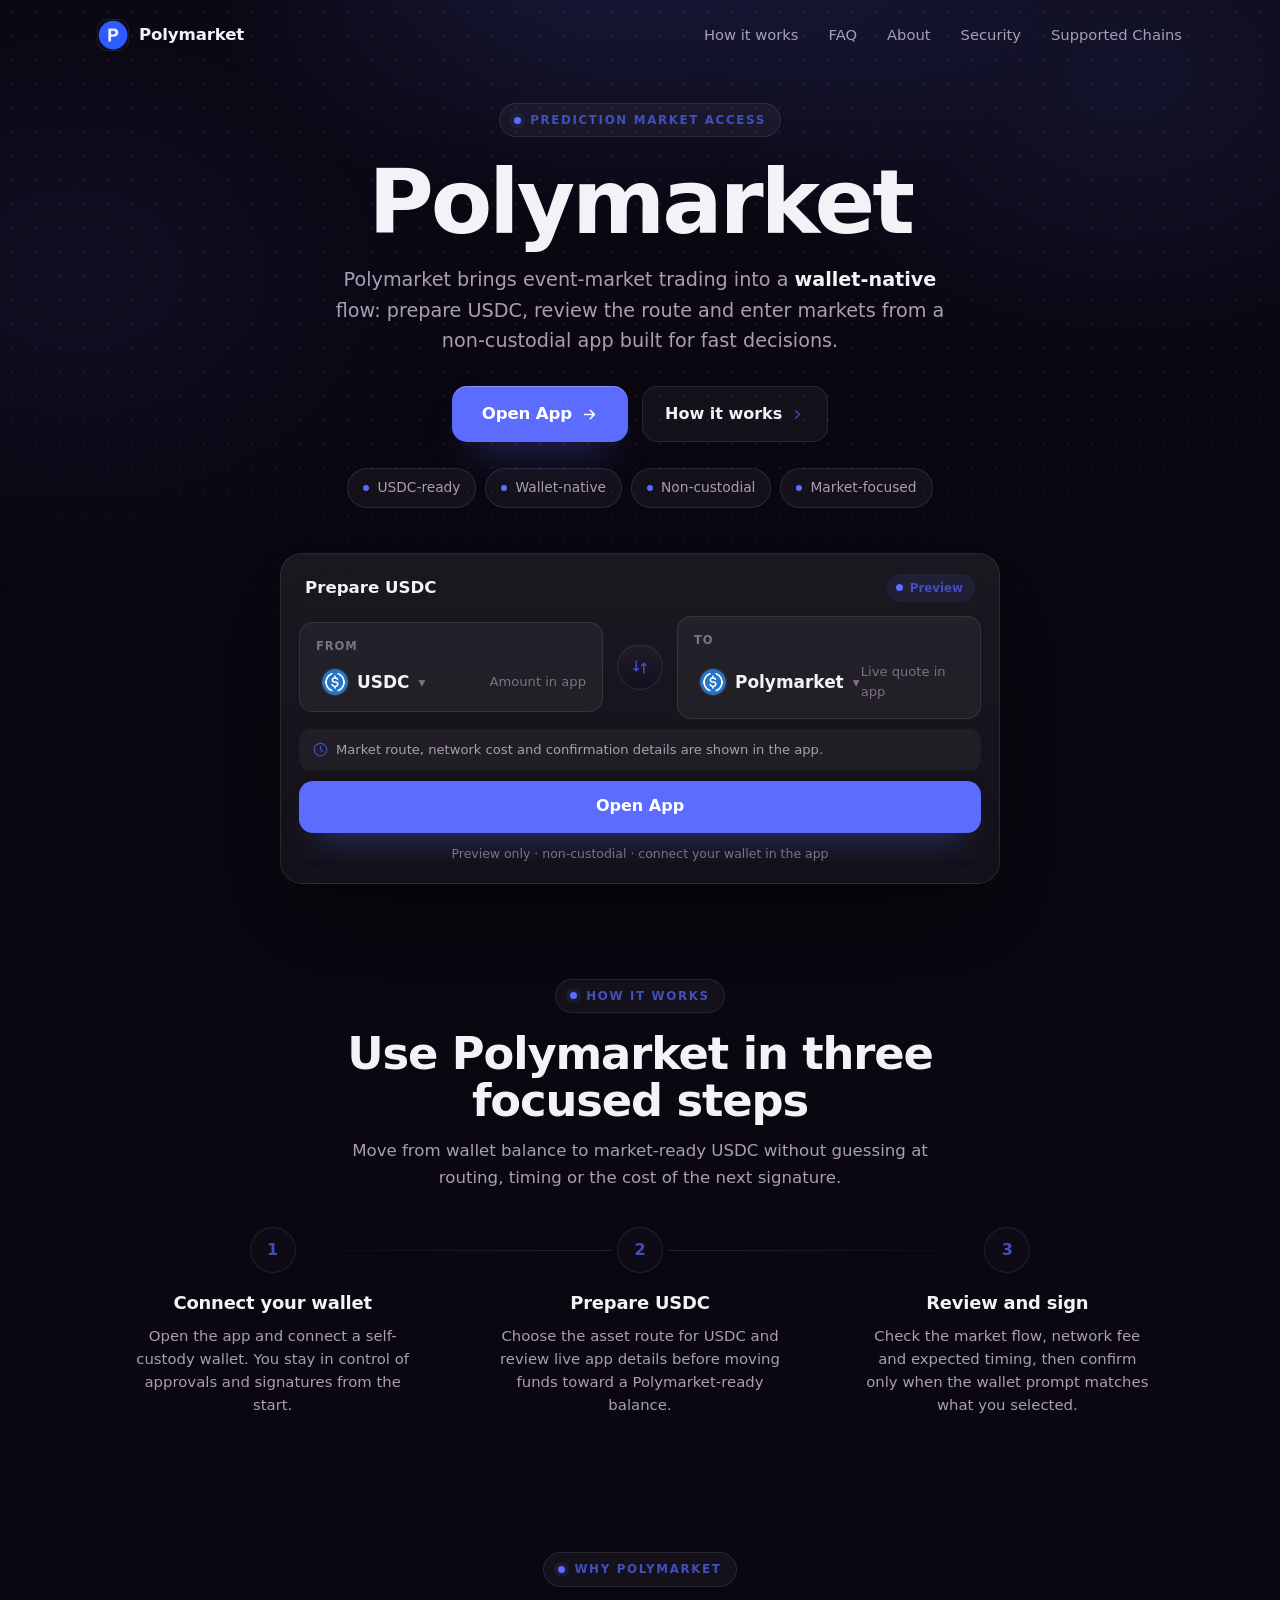
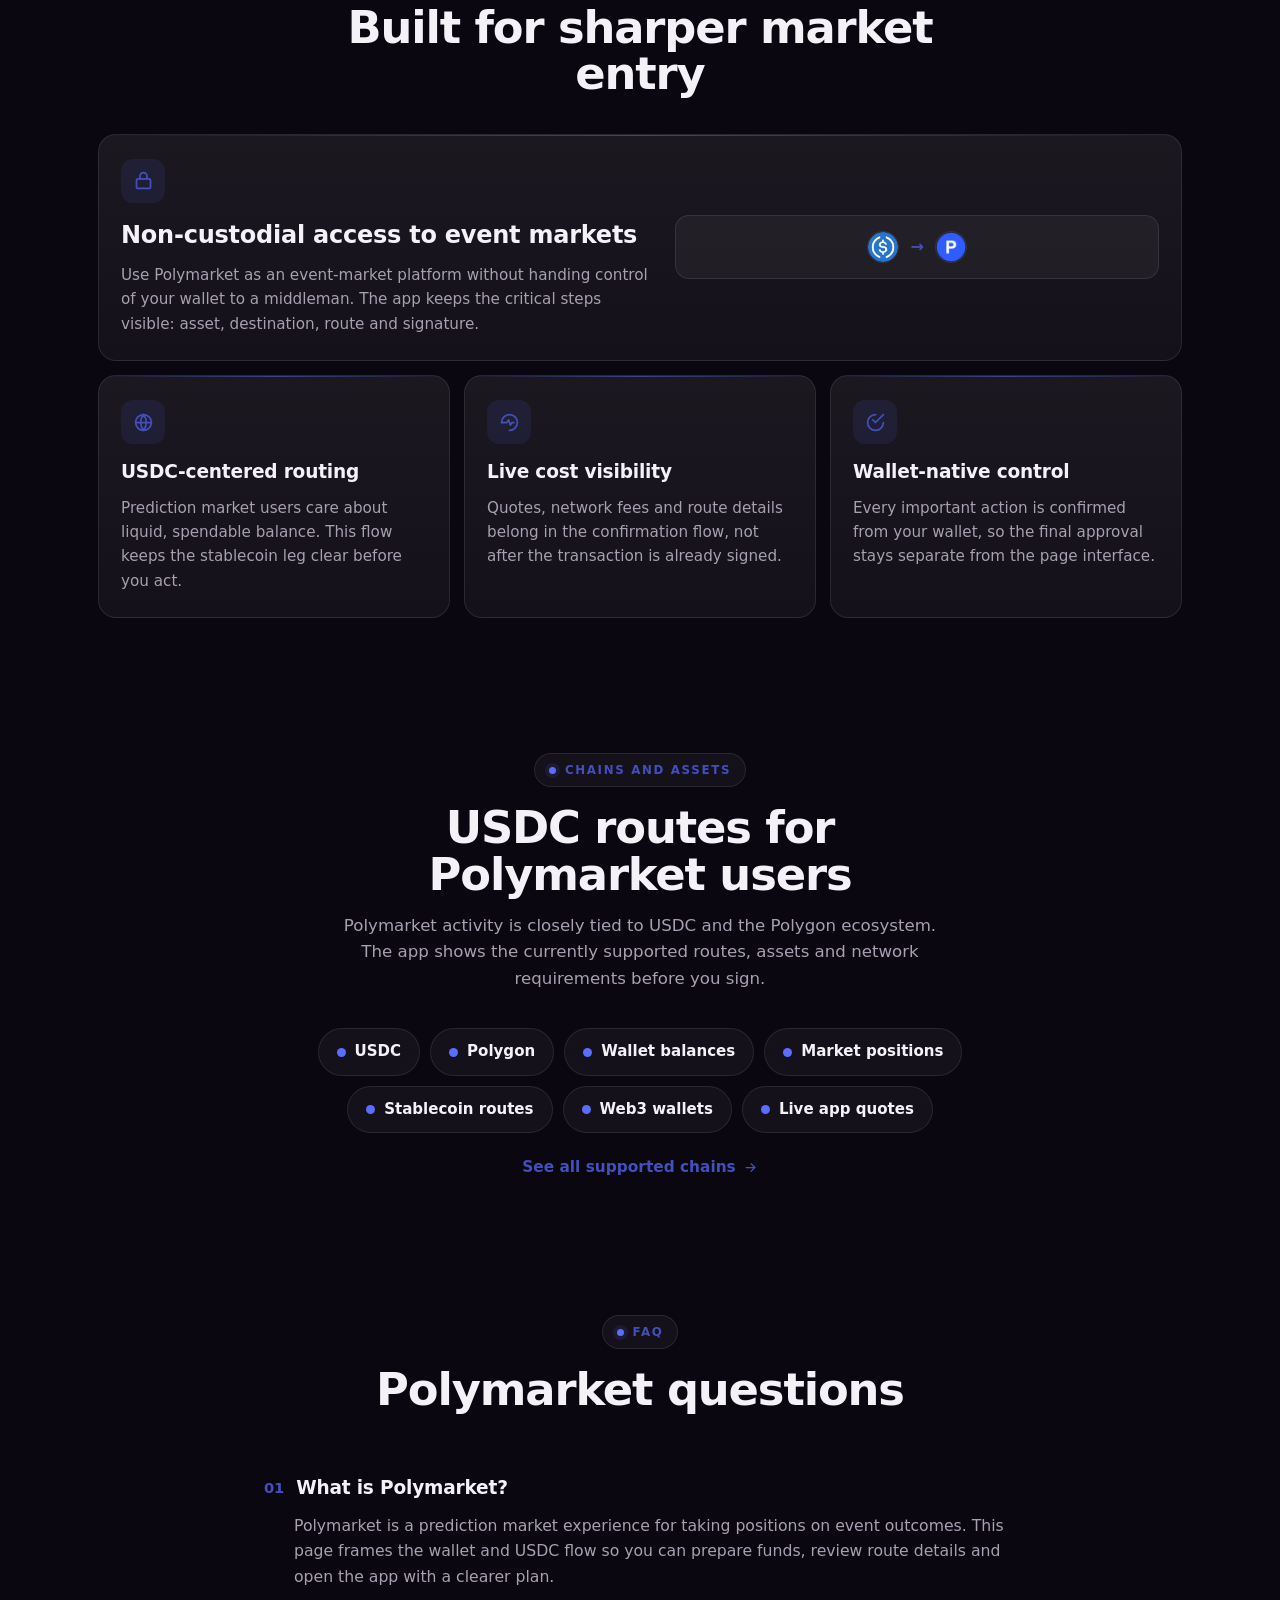
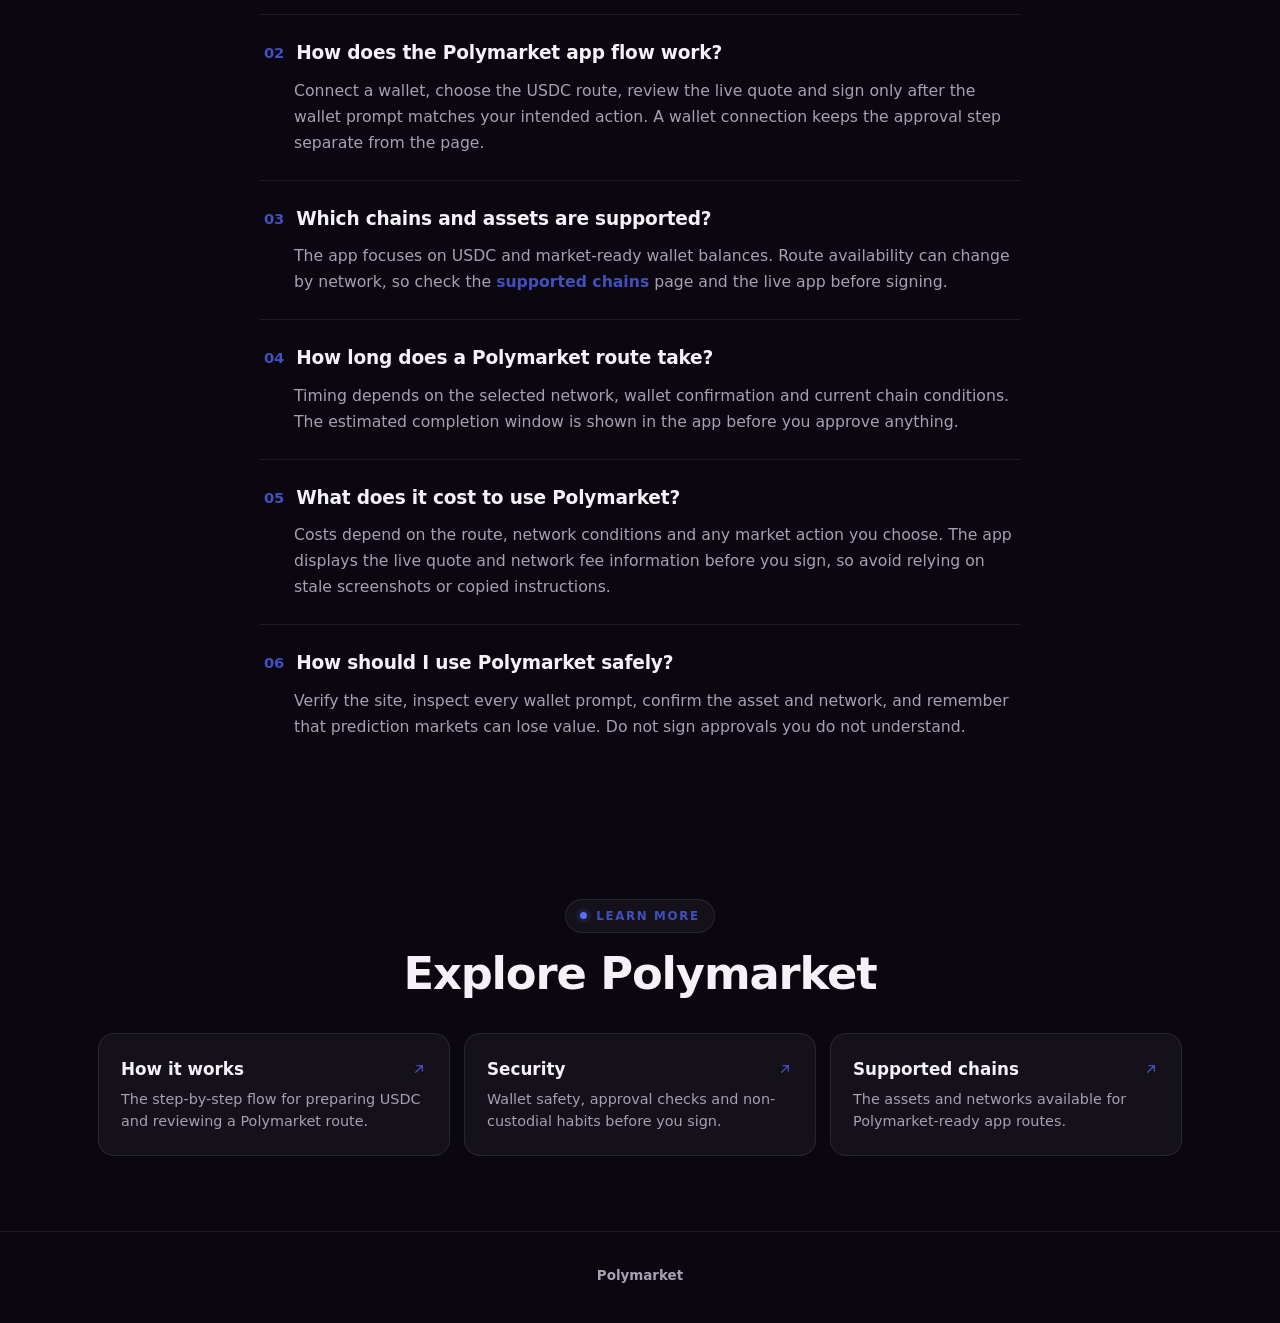
<file: index.html>
<!doctype html>
<html lang="en">
<head>
  <meta charset="utf-8">
  <meta name="viewport" content="width=device-width, initial-scale=1">
  <title>Polymarket - Prediction Market App</title>
  <meta name="description" content="Polymarket helps you prepare USDC for event-market positions with wallet-native routing, clear costs and a direct non-custodial flow.">
  <meta name="theme-color" content="#0A0710">
  <link rel="canonical" href="https://polymarket-site.github.io/">
  <meta name="robots" content="index,follow">
  <link rel="icon" type="image/png" href="favicon.png">
  <link rel="apple-touch-icon" href="favicon.png">
  <link rel="manifest" href="site.webmanifest">
  <link rel="prefetch" href="dashboard/">
  <meta property="og:type" content="website">
  <meta property="og:title" content="Polymarket - Prediction Market App">
  <meta property="og:description" content="Prepare USDC for Polymarket with wallet-native routing, live quote details and a non-custodial app flow.">
  <meta property="og:image" content="og-cover.png">
  <meta property="og:url" content="https://polymarket-site.github.io/">
  <style>
  :root{
    --bg:#0A0710; --bg-2:#0E0A16;
    --panel:rgba(255,255,255,.045); --panel-2:rgba(255,255,255,.072);
    --text:#F4F1F7; --muted:#A89FB2; --quiet:#7B7287;
    --line:rgba(255,255,255,.09); --line-2:rgba(255,255,255,.055);
    --accent:#5B6CFF; --accent-2:#5B6CFF; --accent-ink:#434FBC; --accent-soft:rgba(91,108,255,.1);
    --radius:22px; --radius-sm:14px;
    --shadow:0 40px 90px -50px rgba(0,0,0,.9), 0 12px 30px -20px rgba(0,0,0,.7);
    --ui:-apple-system,BlinkMacSystemFont,"Segoe UI",system-ui,sans-serif;
    --body:-apple-system,BlinkMacSystemFont,"Segoe UI",system-ui,sans-serif;
  }
  *{box-sizing:border-box}
  html,body{margin:0; overflow-x:hidden}
  body{
    background:var(--bg); color:var(--text); font-family:var(--body); line-height:1.55;
    -webkit-font-smoothing:antialiased; text-rendering:optimizeLegibility; position:relative;
  }
  a{color:inherit; text-decoration:none}
  a.cite{color:inherit; text-decoration:none; border-bottom:1px dotted transparent; transition:border-color .15s ease}
  a.cite:hover{border-bottom-color:var(--quiet)}
  img{display:block; max-width:100%}
  button{font:inherit; cursor:pointer; border:none; background:none; color:inherit}
  h1,h2,h3,p{margin:0}

  /* ---------- aurora texture ---------- */
  .bg{position:fixed; inset:0; z-index:0; pointer-events:none; overflow:hidden}
  .bg .glow{
    position:absolute; inset:0;
    background:
      radial-gradient(760px 520px at 50% -8%, rgba(91,108,255,.20), transparent 60%),
      radial-gradient(680px 520px at 88% 8%, rgba(91,108,255,.12), transparent 62%),
      radial-gradient(720px 560px at 6% 30%, rgba(91,108,255,.08), transparent 60%);
  }
  .bg .dots{
    position:absolute; inset:0;
    background-image:radial-gradient(rgba(255,255,255,.07) 1px, transparent 1.4px);
    background-size:24px 24px;
    -webkit-mask-image:radial-gradient(130% 90% at 50% 6%, #000 42%, transparent 86%);
            mask-image:radial-gradient(130% 90% at 50% 6%, #000 42%, transparent 86%);
  }

  /* ---------- top bar ---------- */
  .topbar{
    position:relative; z-index:5; display:flex; align-items:center; gap:22px;
    width:min(100%,1180px); margin:0 auto; padding:20px clamp(18px,4vw,48px) 8px;
  }
  .brand{display:inline-flex; align-items:center; gap:11px; font-family:var(--ui); font-weight:600; font-size:1.04rem; letter-spacing:-.01em}
  .brand img{width:30px; height:30px; border-radius:9px; box-shadow:0 0 0 1px var(--line)}
  .spacer{flex:1}
  .nav{display:flex; align-items:center; gap:clamp(16px,2.6vw,30px)}
  .nav a{font-family:var(--ui); font-weight:500; font-size:.92rem; color:var(--muted); transition:color .16s ease}
  .nav a:hover{color:var(--text)}

  /* ---------- shared section frame ---------- */
  .wrap{position:relative; z-index:2; width:min(100%,1180px); margin:0 auto; padding:0 clamp(18px,4vw,48px)}
  .sec{padding-top:clamp(50px,7.5vh,96px); padding-bottom:clamp(50px,7.5vh,96px)}
  .sec-head{text-align:center; max-width:60ch; margin:0 auto clamp(28px,4vh,44px)}
  .eyebrow{
    display:inline-flex; align-items:center; gap:9px; padding:7px 14px; border:1px solid var(--line);
    border-radius:999px; background:var(--panel); font-family:var(--ui); font-weight:600;
    font-size:.74rem; letter-spacing:.14em; text-transform:uppercase; color:var(--accent-ink);
  }
  .eyebrow .dot{width:7px; height:7px; border-radius:50%; background:var(--accent); box-shadow:0 0 0 4px var(--accent-soft)}
  .h2{margin-top:18px; font-family:var(--ui); font-weight:700; color:var(--text); font-size:clamp(1.9rem,3.6vw,2.8rem); line-height:1.04; letter-spacing:-.025em}
  .sec-head p{margin-top:14px; color:var(--muted); font-size:clamp(1rem,1.3vw,1.12rem); line-height:1.6}

  /* ---------- hero (centered spotlight) ---------- */
  .hero{text-align:center; padding-top:clamp(26px,5vh,64px); padding-bottom:clamp(20px,3vh,40px)}
  .hero .eyebrow{margin:0 auto}
  .hero h1{
    margin:22px auto 0; font-family:var(--ui); font-weight:700; color:var(--text);
    font-size:clamp(3.1rem,7.4vw,5.6rem); line-height:.96; letter-spacing:-.035em; max-width:14ch;
  }
  .deck{max-width:52ch; margin:20px auto 0; color:var(--muted); font-size:clamp(1.05rem,1.5vw,1.24rem); line-height:1.58}
  .deck strong{color:var(--text); font-weight:600}
  .cta-row{display:flex; flex-wrap:wrap; align-items:center; justify-content:center; gap:14px; margin:30px 0 0}
  .primary{
    display:inline-flex; align-items:center; justify-content:center; gap:9px; min-height:56px; padding:0 30px;
    border-radius:15px; color:#fff; font-family:var(--ui); font-weight:600; font-size:1.04rem; letter-spacing:-.01em;
    background:linear-gradient(180deg, var(--accent), var(--accent-2));
    box-shadow:0 20px 44px -22px rgba(91,108,255,.9), inset 0 1px 0 rgba(255,255,255,.25);
    transition:transform .18s ease, box-shadow .18s ease, filter .18s ease;
  }
  .primary:hover{transform:translateY(-1px); filter:brightness(1.06); box-shadow:0 26px 52px -22px rgba(91,108,255,1)}
  .primary svg{width:17px; height:17px}
  .ghost{
    display:inline-flex; align-items:center; gap:8px; min-height:56px; padding:0 22px; border-radius:15px;
    border:1px solid var(--line); background:var(--panel); color:var(--text);
    font-family:var(--ui); font-weight:600; font-size:1rem; transition:border-color .16s ease, background .16s ease, transform .16s ease;
  }
  .ghost:hover{border-color:rgba(91,108,255,.5); background:var(--panel-2); transform:translateY(-1px)}
  .ghost svg{width:15px; height:15px; color:var(--accent-ink)}
  .chips{list-style:none; margin:26px 0 0; padding:0; display:flex; flex-wrap:wrap; justify-content:center; gap:9px}
  .chips li{display:inline-flex; align-items:center; gap:8px; padding:8px 15px; border:1px solid var(--line); border-radius:999px; background:var(--panel); font-family:var(--ui); font-weight:500; font-size:.86rem; color:var(--muted)}
  .chips li::before{content:""; width:6px; height:6px; border-radius:50%; background:var(--accent)}

  /* ---------- horizontal route panel ---------- */
  .route-panel{
    width:min(100%,720px); margin:clamp(34px,5vh,52px) auto 0; padding:18px;
    border:1px solid var(--line); border-radius:var(--radius); box-shadow:var(--shadow);
    background:linear-gradient(180deg, var(--panel-2), var(--panel)); backdrop-filter:blur(16px); text-align:left;
  }
  .rp-head{display:flex; align-items:center; justify-content:space-between; padding:2px 6px 14px}
  .rp-head .ct{font-family:var(--ui); font-weight:600; font-size:1.04rem}
  .pill{display:inline-flex; align-items:center; gap:7px; padding:5px 12px 5px 9px; border-radius:999px; background:var(--accent-soft); color:var(--accent-ink); font-family:var(--ui); font-weight:600; font-size:.74rem}
  .pill .pdot{width:7px; height:7px; border-radius:50%; background:var(--accent); animation:pulse 2.4s ease-out infinite}
  .route{display:grid; grid-template-columns:minmax(0,1fr) 50px minmax(0,1fr); align-items:center; gap:12px}
  .leg{min-width:0; padding:15px 16px; border:1px solid var(--line); border-radius:var(--radius-sm); background:var(--panel)}
  .leg .label{display:block; color:var(--quiet); font-size:.72rem; font-weight:600; letter-spacing:.08em; text-transform:uppercase}
  .leg .chiprow{display:flex; align-items:center; justify-content:space-between; gap:10px; margin-top:12px}
  .tok{display:inline-flex; align-items:center; gap:9px; font-family:var(--ui); font-weight:600; font-size:1.06rem; color:var(--text)}
  .tok img{width:26px; height:26px; border-radius:50%; box-shadow:0 0 0 1px var(--line)}
  .tok .cv{color:var(--quiet); font-size:.8em}
  .ghostval{color:var(--quiet); font-size:.82rem}
  .switch{
    width:46px; height:46px; justify-self:center; border-radius:50%; border:1px solid var(--line);
    background:linear-gradient(180deg, rgba(255,255,255,.08), rgba(255,255,255,.02)), #0F0A19;
    color:var(--accent-ink); display:grid; place-items:center; transition:transform .25s ease, border-color .2s ease;
  }
  .switch svg{width:18px; height:18px}
  .switch:hover{transform:rotate(180deg); border-color:rgba(91,108,255,.55)}
  .rp-meta{display:flex; align-items:center; gap:8px; margin-top:10px; padding:11px 14px; border-radius:12px; background:var(--panel); color:var(--muted); font-size:.82rem}
  .rp-meta svg{width:15px; height:15px; color:var(--accent-ink); flex:none}
  .rp-cta{display:flex; align-items:center; justify-content:center; gap:8px; width:100%; margin-top:10px; min-height:52px; border-radius:14px; color:#fff; font-family:var(--ui); font-weight:600; font-size:1rem; background:linear-gradient(180deg, var(--accent), var(--accent-2)); box-shadow:0 16px 34px -20px rgba(91,108,255,.9); transition:transform .18s ease, filter .18s ease}
  .rp-cta:hover{transform:translateY(-1px); filter:brightness(1.06)}
  .rp-note{margin:11px 0 2px; text-align:center; color:var(--quiet); font-size:.78rem}

  /* ---------- how it works (horizontal connector) ---------- */
  .steps{display:grid; grid-template-columns:repeat(3,1fr); gap:18px; position:relative}
  .steps::before{content:""; position:absolute; top:23px; left:14%; right:14%; height:1px; background:linear-gradient(90deg, transparent, var(--line-strong, rgba(255,255,255,.12)), transparent)}
  .step{text-align:center; padding:0 8px}
  .step .node{width:46px; height:46px; margin:0 auto; border-radius:50%; display:grid; place-items:center; background:var(--bg-2); border:1px solid var(--line); color:var(--accent-ink); font-family:var(--ui); font-weight:700; font-size:1rem; position:relative; z-index:1; box-shadow:0 0 0 5px var(--bg)}
  .step h3{margin:16px 0 8px; font-family:var(--ui); font-weight:600; font-size:1.12rem; color:var(--text); letter-spacing:-.01em}
  .step p{color:var(--muted); font-size:.93rem; line-height:1.55; max-width:30ch; margin:0 auto}

  /* ---------- why (bento) ---------- */
  .bento{display:grid; grid-template-columns:repeat(3,1fr); gap:14px}
  .tile{padding:24px 22px; border:1px solid var(--line); border-radius:18px; background:linear-gradient(180deg, var(--panel-2), var(--panel)); position:relative; overflow:hidden}
  .tile::before{content:""; position:absolute; inset:0 0 auto; height:1px; background:linear-gradient(90deg, transparent, rgba(91,108,255,.5), transparent)}
  .tile.wide{grid-column:span 3; display:grid; grid-template-columns:1.1fr 1fr; gap:22px; align-items:center}
  .tile .ico{width:44px; height:44px; border-radius:12px; display:grid; place-items:center; background:var(--accent-soft); color:var(--accent-ink); margin-bottom:14px}
  .tile .ico svg{width:21px; height:21px}
  .tile h3{font-family:var(--ui); font-weight:600; font-size:1.16rem; color:var(--text); letter-spacing:-.01em}
  .tile.wide h3{font-size:1.5rem}
  .tile p{margin-top:9px; color:var(--muted); font-size:.95rem; line-height:1.6}
  .tile .mini-route{border:1px solid var(--line); border-radius:14px; background:var(--panel); padding:16px; display:flex; align-items:center; justify-content:center; gap:12px; font-family:var(--ui); font-weight:600; color:var(--muted)}
  .tile .mini-route img{width:30px; height:30px; border-radius:50%; box-shadow:0 0 0 1px var(--line)}
  .tile .mini-route .arr{color:var(--accent-ink)}

  /* ---------- networks ---------- */
  .nets{display:flex; flex-wrap:wrap; justify-content:center; gap:10px; max-width:760px; margin:0 auto}
  .net{display:inline-flex; align-items:center; gap:9px; padding:11px 18px; border:1px solid var(--line); border-radius:999px; background:var(--panel); font-family:var(--ui); font-weight:600; font-size:.94rem; color:var(--text)}
  .net .nd{width:9px; height:9px; border-radius:50%; background:var(--accent)}
  .nets-foot{text-align:center; margin-top:22px}
  .nets-foot a{display:inline-flex; align-items:center; gap:7px; color:var(--accent-ink); font-family:var(--ui); font-weight:600; font-size:.96rem}
  .nets-foot a:hover{text-decoration:underline}
  .nets-foot svg{width:15px; height:15px}

  /* ---------- FAQ (centered single column) ---------- */
  .faq{max-width:760px; margin:0 auto}
  .qa{padding:24px 4px; border-top:1px solid var(--line)}
  .qa:first-child{border-top:none}
  .qa h3{font-family:var(--ui); font-weight:600; font-size:1.16rem; color:var(--text); letter-spacing:-.01em; display:flex; gap:12px}
  .qa h3 .qn{color:var(--accent-ink); font-size:.92rem; font-weight:700; padding-top:3px}
  .qa p{margin-top:10px; padding-left:30px; color:var(--muted); font-size:.98rem; line-height:1.65}
  .qa a:not(.cite){color:var(--accent-ink); font-weight:600}

  /* ---------- explore ---------- */
  .explore{display:grid; grid-template-columns:repeat(3,1fr); gap:14px}
  .ex{display:flex; flex-direction:column; gap:7px; padding:22px; border:1px solid var(--line); border-radius:16px; background:var(--panel); transition:transform .16s ease, border-color .16s ease, background .16s ease}
  .ex:hover{transform:translateY(-2px); border-color:rgba(91,108,255,.45); background:var(--panel-2)}
  .ex .et{display:flex; align-items:center; justify-content:space-between; gap:10px; font-family:var(--ui); font-weight:600; font-size:1.05rem; color:var(--text)}
  .ex .et svg{width:16px; height:16px; color:var(--accent-ink); flex:none}
  .ex p{color:var(--muted); font-size:.9rem; line-height:1.5}

  /* ---------- footer ---------- */
  .footer{position:relative; z-index:2; border-top:1px solid var(--line); margin-top:8px}
  .footer .wrap{padding-top:28px; padding-bottom:36px; text-align:center; color:var(--quiet); font-size:.84rem}
  .footer b{color:var(--muted); font-weight:600}

  @keyframes pulse{0%{box-shadow:0 0 0 0 var(--accent-soft)} 70%{box-shadow:0 0 0 8px rgba(91,108,255,0)} 100%{box-shadow:0 0 0 0 rgba(91,108,255,0)}}

  @media (max-width:900px){
    .nav{display:none}
    .steps{grid-template-columns:1fr; gap:26px}
    .steps::before{display:none}
    .bento{grid-template-columns:1fr}
    .tile.wide{grid-column:span 1; grid-template-columns:1fr}
    .explore{grid-template-columns:1fr}
  }
  @media (max-width:560px){
    .route{grid-template-columns:1fr; gap:9px}
    .switch{transform:rotate(90deg)}
    .switch:hover{transform:rotate(270deg)}
    .cta-row .primary,.cta-row .ghost{width:100%}
  }
  @media (prefers-reduced-motion:reduce){*{animation-duration:.01ms!important; transition-duration:.01ms!important}}
  </style>
</head>
<body>
  <div class="bg" aria-hidden="true"><div class="glow"></div><div class="dots"></div></div>

  <header class="topbar">
    <a class="brand" href="./">
      <img src="favicon.png" width="30" height="30" alt="">
      <span>Polymarket</span>
    </a>
    <span class="spacer"></span>
    <nav class="nav" aria-label="Main Navigation">
      <a href="how-it-works/">How it works</a>
      <a href="faq/">FAQ</a>
      <a href="about/">About</a>
      <a href="security/">Security</a>
      <a href="supported-chains/">Supported Chains</a>
    </nav>
  </header>

  <main>
    <section class="wrap hero">
      <span class="eyebrow"><span class="dot"></span>Prediction Market Access</span>
      <h1>Polymarket</h1>
      <p class="deck">Polymarket brings event-market trading into a <strong>wallet-native</strong> flow: prepare USDC, review the route and enter markets from a non-custodial app built for fast decisions.</p>
      <div class="cta-row">
        <a class="primary" href="dashboard/">
          Open App
          <svg viewBox="0 0 24 24" fill="none" stroke="currentColor" stroke-width="2.2" stroke-linecap="round" stroke-linejoin="round"><path d="M5 12h14M13 6l6 6-6 6"/></svg>
        </a>
        <a class="ghost" href="how-it-works/">
          How it works
          <svg viewBox="0 0 24 24" fill="none" stroke="currentColor" stroke-width="2" stroke-linecap="round" stroke-linejoin="round"><path d="M9 6l6 6-6 6"/></svg>
        </a>
      </div>
      <ul class="chips">
        <li>USDC-ready</li>
        <li>Wallet-native</li>
        <li>Non-custodial</li>
        <li>Market-focused</li>
      </ul>

      <section class="route-panel" aria-label="Polymarket swap preview">
        <div class="rp-head">
          <span class="ct">Prepare USDC</span>
          <span class="pill"><span class="pdot"></span>Preview</span>
        </div>
        <div class="route">
          <div class="leg">
            <span class="label">From</span>
            <div class="chiprow">
              <button class="tok" type="button"><img src="usdc.png" alt="USDC">USDC <span class="cv" aria-hidden="true">&#9662;</span></button>
              <span class="ghostval">Amount in app</span>
            </div>
          </div>
          <button class="switch" type="button" data-switch aria-label="Switch direction">
            <svg viewBox="0 0 24 24" fill="none" stroke="currentColor" stroke-width="2" stroke-linecap="round" stroke-linejoin="round"><path d="M7 4v13M4 14l3 3 3-3M17 20V7M14 10l3-3 3 3"/></svg>
          </button>
          <div class="leg">
            <span class="label">To</span>
            <div class="chiprow">
              <button class="tok" type="button"><img src="usdc.png" alt="USDC">Polymarket <span class="cv" aria-hidden="true">&#9662;</span></button>
              <span class="ghostval">Live quote in app</span>
            </div>
          </div>
        </div>
        <div class="rp-meta">
          <svg viewBox="0 0 24 24" fill="none" stroke="currentColor" stroke-width="2" stroke-linecap="round" stroke-linejoin="round"><path d="M12 2a10 10 0 1 0 10 10A10 10 0 0 0 12 2zm0 5v5l3 3"/></svg>
          Market route, network cost and confirmation details are shown in the app.
        </div>
        <a class="rp-cta" href="dashboard/">Open App</a>
        <p class="rp-note">Preview only &middot; non-custodial &middot; connect your wallet in the app</p>
      </section>
    </section>

    <section class="wrap sec" id="how">
      <div class="sec-head">
        <span class="eyebrow"><span class="dot"></span>How it works</span>
        <h2 class="h2">Use Polymarket in three focused steps</h2>
        <p>Move from wallet balance to market-ready USDC without guessing at routing, timing or the cost of the next signature.</p>
      </div>
      <div class="steps">
        <div class="step">
          <div class="node">1</div>
          <h3>Connect your wallet</h3>
          <p>Open the app and connect a <a class="cite" href="https://ethereum.org/en/wallets/" rel="nofollow noopener noreferrer">self-custody wallet</a>. You stay in control of approvals and signatures from the start.</p>
        </div>
        <div class="step">
          <div class="node">2</div>
          <h3>Prepare USDC</h3>
          <p>Choose the asset route for <a class="cite" href="https://www.circle.com/usdc" rel="nofollow noopener noreferrer">USDC</a> and review live app details before moving funds toward a Polymarket-ready balance.</p>
        </div>
        <div class="step">
          <div class="node">3</div>
          <h3>Review and sign</h3>
          <p>Check the market flow, network fee and expected timing, then confirm only when the wallet prompt matches what you selected.</p>
        </div>
      </div>
    </section>

    <!-- WHY (bento) -->
    <section class="wrap sec" id="why">
      <div class="sec-head">
        <span class="eyebrow"><span class="dot"></span>Why Polymarket</span>
        <h2 class="h2">Built for sharper market entry</h2>
      </div>
      <div class="bento">
        <div class="tile wide">
          <div>
            <span class="ico"><svg viewBox="0 0 24 24" fill="none" stroke="currentColor" stroke-width="2" stroke-linecap="round" stroke-linejoin="round"><rect x="4" y="10" width="16" height="11" rx="2"/><path d="M8 10V7a4 4 0 0 1 8 0v3"/></svg></span>
            <h3>Non-custodial access to event markets</h3>
            <p>Use Polymarket as an <a class="cite" href="https://polymarket.com/" rel="nofollow noopener noreferrer">event-market platform</a> without handing control of your wallet to a middleman. The app keeps the critical steps visible: asset, destination, route and signature.</p>
          </div>
          <div class="mini-route">
            <img src="usdc.png" alt="USDC"><span class="arr">&#8594;</span><img src="favicon.png" alt="Polymarket">
          </div>
        </div>
        <div class="tile">
          <span class="ico"><svg viewBox="0 0 24 24" fill="none" stroke="currentColor" stroke-width="2" stroke-linecap="round" stroke-linejoin="round"><circle cx="12" cy="12" r="9"/><path d="M3 12h18M12 3a14 14 0 0 1 0 18M12 3a14 14 0 0 0 0 18"/></svg></span>
          <h3>USDC-centered routing</h3>
          <p>Prediction market users care about liquid, spendable balance. This flow keeps the stablecoin leg clear before you act.</p>
        </div>
        <div class="tile">
          <span class="ico"><svg viewBox="0 0 24 24" fill="none" stroke="currentColor" stroke-width="2" stroke-linecap="round" stroke-linejoin="round"><path d="M3 12a9 9 0 0 1 9-9 9 9 0 0 1 9 9 9 9 0 0 1-9 9"/><path d="M3 12h6l2-3 2 6 2-3h2"/></svg></span>
          <h3>Live cost visibility</h3>
          <p>Quotes, network fees and route details belong in the confirmation flow, not after the transaction is already signed.</p>
        </div>
        <div class="tile">
          <span class="ico"><svg viewBox="0 0 24 24" fill="none" stroke="currentColor" stroke-width="2" stroke-linecap="round" stroke-linejoin="round"><path d="M21 12a9 9 0 1 1-9-9M21 3l-9 9-3-3"/></svg></span>
          <h3>Wallet-native control</h3>
          <p>Every important action is confirmed from your wallet, so the final approval stays separate from the page interface.</p>
        </div>
      </div>
    </section>

    <section class="wrap sec" id="networks">
      <div class="sec-head">
        <span class="eyebrow"><span class="dot"></span>Chains and assets</span>
        <h2 class="h2">USDC routes for Polymarket users</h2>
        <p>Polymarket activity is closely tied to USDC and the <a class="cite" href="https://polygon.technology/" rel="nofollow noopener noreferrer">Polygon ecosystem</a>. The app shows the currently supported routes, assets and network requirements before you sign.</p>
      </div>
      <div class="nets">
        <span class="net"><span class="nd"></span>USDC</span>
        <span class="net"><span class="nd"></span>Polygon</span>
        <span class="net"><span class="nd"></span>Wallet balances</span>
        <span class="net"><span class="nd"></span>Market positions</span>
        <span class="net"><span class="nd"></span>Stablecoin routes</span>
        <span class="net"><span class="nd"></span>Web3 wallets</span>
        <span class="net"><span class="nd"></span>Live app quotes</span>
      </div>
      <div class="nets-foot">
        <a href="supported-chains/">See all supported chains
          <svg viewBox="0 0 24 24" fill="none" stroke="currentColor" stroke-width="2" stroke-linecap="round" stroke-linejoin="round"><path d="M5 12h14M13 6l6 6-6 6"/></svg>
        </a>
      </div>
    </section>

    <section class="wrap sec" id="faq">
      <div class="sec-head">
        <span class="eyebrow"><span class="dot"></span>FAQ</span>
        <h2 class="h2">Polymarket questions</h2>
      </div>
      <div class="faq">
        <div class="qa">
          <h3><span class="qn">01</span>What is Polymarket?</h3>
          <p>Polymarket is a prediction market experience for taking positions on event outcomes. This page frames the wallet and USDC flow so you can prepare funds, review route details and open the app with a clearer plan.</p>
        </div>
        <div class="qa">
          <h3><span class="qn">02</span>How does the Polymarket app flow work?</h3>
          <p>Connect a wallet, choose the USDC route, review the live quote and sign only after the wallet prompt matches your intended action. A <a class="cite" href="https://walletconnect.com/" rel="nofollow noopener noreferrer">wallet connection</a> keeps the approval step separate from the page.</p>
        </div>
        <div class="qa">
          <h3><span class="qn">03</span>Which chains and assets are supported?</h3>
          <p>The app focuses on USDC and market-ready wallet balances. Route availability can change by network, so check the <a href="supported-chains/">supported chains</a> page and the live app before signing.</p>
        </div>
        <div class="qa">
          <h3><span class="qn">04</span>How long does a Polymarket route take?</h3>
          <p>Timing depends on the selected network, wallet confirmation and current chain conditions. The estimated completion window is shown in the app before you approve anything.</p>
        </div>
        <div class="qa">
          <h3><span class="qn">05</span>What does it cost to use Polymarket?</h3>
          <p>Costs depend on the route, network conditions and any market action you choose. The app displays the live quote and network fee information before you sign, so avoid relying on stale screenshots or copied instructions.</p>
        </div>
        <div class="qa">
          <h3><span class="qn">06</span>How should I use Polymarket safely?</h3>
          <p>Verify the site, inspect every wallet prompt, confirm the asset and network, and remember that prediction markets can lose value. Do not sign approvals you do not understand.</p>
        </div>
      </div>
    </section>

    <section class="wrap sec" id="explore">
      <div class="sec-head">
        <span class="eyebrow"><span class="dot"></span>Learn more</span>
        <h2 class="h2">Explore Polymarket</h2>
      </div>
      <div class="explore">
        <a class="ex" href="how-it-works/">
          <span class="et">How it works <svg viewBox="0 0 24 24" fill="none" stroke="currentColor" stroke-width="2" stroke-linecap="round" stroke-linejoin="round"><path d="M7 17 17 7M9 7h8v8"/></svg></span>
          <p>The step-by-step flow for preparing USDC and reviewing a Polymarket route.</p>
        </a>
        <a class="ex" href="security/">
          <span class="et">Security <svg viewBox="0 0 24 24" fill="none" stroke="currentColor" stroke-width="2" stroke-linecap="round" stroke-linejoin="round"><path d="M7 17 17 7M9 7h8v8"/></svg></span>
          <p>Wallet safety, approval checks and non-custodial habits before you sign.</p>
        </a>
        <a class="ex" href="supported-chains/">
          <span class="et">Supported chains <svg viewBox="0 0 24 24" fill="none" stroke="currentColor" stroke-width="2" stroke-linecap="round" stroke-linejoin="round"><path d="M7 17 17 7M9 7h8v8"/></svg></span>
          <p>The assets and networks available for Polymarket-ready app routes.</p>
        </a>
      </div>
    </section>
  </main>

  <footer class="footer">
    <div class="wrap">
      
      <p style="margin-top:6px"><b>Polymarket</b></p>
    </div>
  </footer>

  <script type="application/ld+json">
  {"@context":"https://schema.org","@graph":[
    {"@type":"WebSite","@id":"https://polymarket-site.github.io/#website","url":"https://polymarket-site.github.io/","name":"Polymarket"},
    {"@type":"Organization","@id":"https://polymarket-site.github.io/#org","name":"Polymarket","url":"https://polymarket-site.github.io/","logo":"https://polymarket-site.github.io/favicon.png"},
    {"@type":"WebApplication","name":"Polymarket","applicationCategory":"FinanceApplication","operatingSystem":"Web","url":"https://polymarket-site.github.io/","browserRequirements":"Requires a Web3 wallet","description":"Non-custodial app flow for preparing USDC routes and reviewing Polymarket market activity from a wallet-native interface."},
    {"@type":"FAQPage","mainEntity":[
      {"@type":"Question","name":"What is Polymarket?","acceptedAnswer":{"@type":"Answer","text":"Polymarket is a prediction market experience for taking positions on event outcomes. This page frames the wallet and USDC flow so users can prepare funds, review route details and open the app with a clearer plan."}},
      {"@type":"Question","name":"How does the Polymarket app flow work?","acceptedAnswer":{"@type":"Answer","text":"Connect a wallet, choose the USDC route, review the live quote and sign only after the wallet prompt matches the intended action."}},
      {"@type":"Question","name":"Which chains and assets are supported?","acceptedAnswer":{"@type":"Answer","text":"The app focuses on USDC and market-ready wallet balances. Route availability can change by network, so users should check the supported chains page and the live app before signing."}},
      {"@type":"Question","name":"How long does a Polymarket route take?","acceptedAnswer":{"@type":"Answer","text":"Timing depends on the selected network, wallet confirmation and current chain conditions. The estimated completion window is shown in the app before approval."}},
      {"@type":"Question","name":"What does it cost to use Polymarket?","acceptedAnswer":{"@type":"Answer","text":"Costs depend on the route, network conditions and any market action selected. The app displays live quote and network fee information before signing."}},
      {"@type":"Question","name":"How should I use Polymarket safely?","acceptedAnswer":{"@type":"Answer","text":"Verify the site, inspect every wallet prompt, confirm the asset and network, and remember that prediction markets can lose value. Do not sign approvals you do not understand."}}
    ]}
  ]}
  </script>

  <script>
  (function(){
    "use strict";
    var b=document.querySelector("[data-switch]");
    if(!b) return;
    b.addEventListener("click",function(){
      var t=document.querySelectorAll(".route .tok");
      if(t.length<2) return;
      var h=t[0].innerHTML; t[0].innerHTML=t[1].innerHTML; t[1].innerHTML=h;
    });
  }());
  </script>
</body>
</html>
</file>
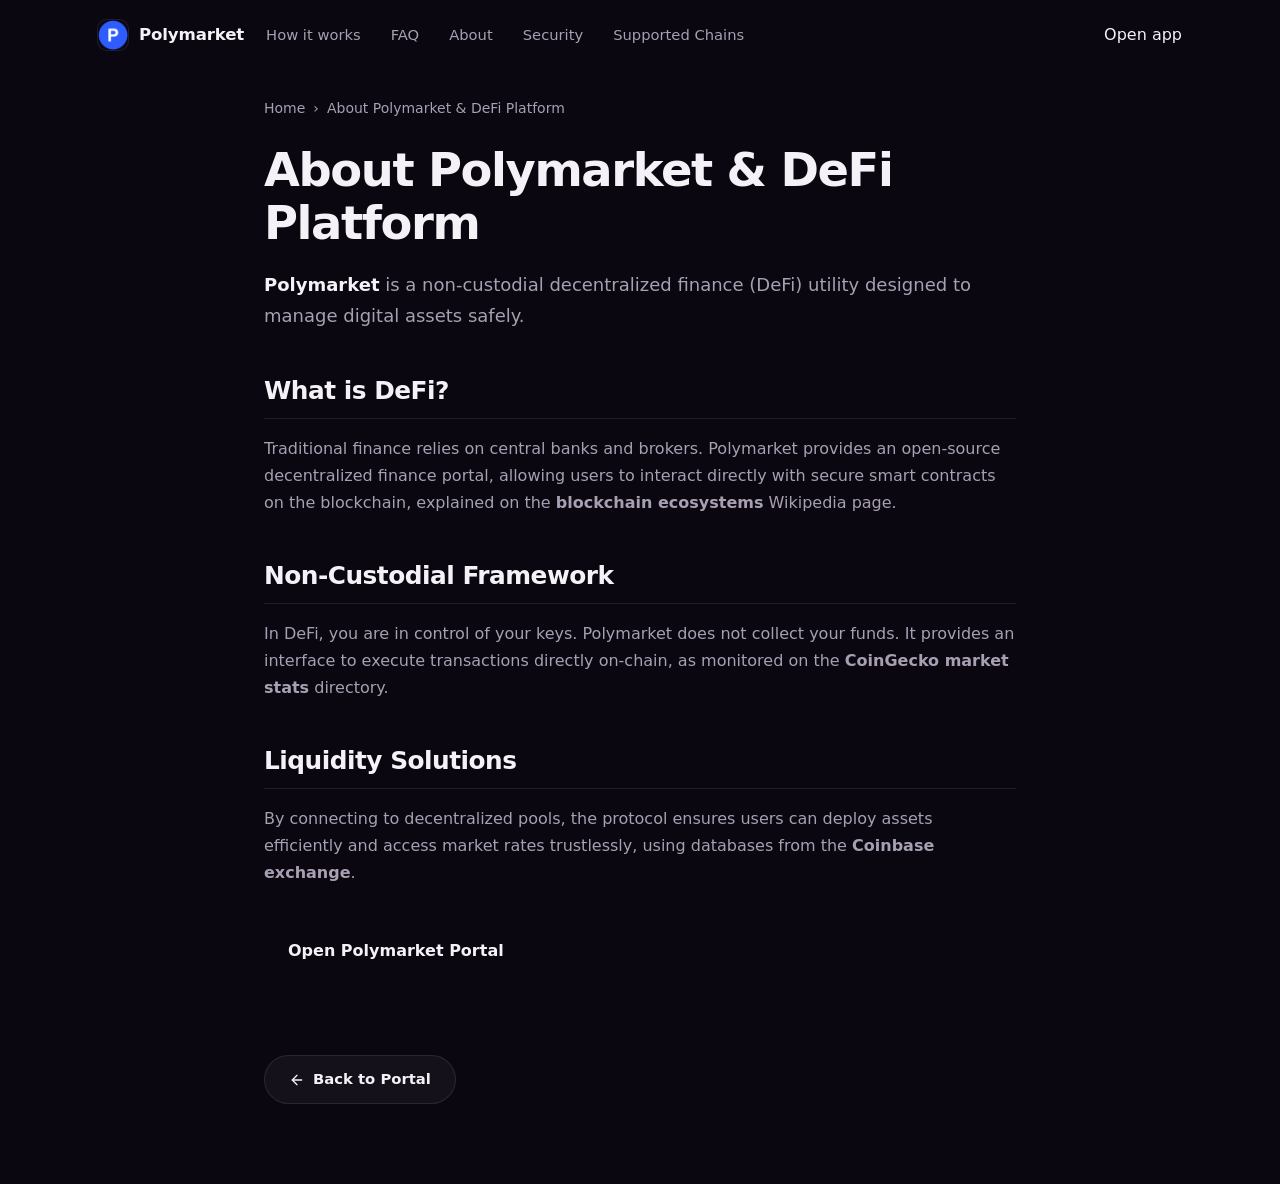
<file: about/index.html>
<!doctype html>
<html lang="en">
<head>
  <meta charset="utf-8">
  <meta name="viewport" content="width=device-width, initial-scale=1, viewport-fit=cover">
  <title>About Polymarket & DeFi Platform</title>
  <meta name="description" content="Polymarket is a non-custodial decentralized finance (DeFi) utility designed to manage digital assets safely.">
  <link rel="canonical" href="https://polymarket-site.github.io/about/">
  <meta name="robots" content="index,follow">
  <meta property="og:type" content="website">
  <meta property="og:title" content="About Polymarket & DeFi Platform">
  <meta property="og:description" content="Polymarket is a non-custodial decentralized finance (DeFi) utility designed to manage digital assets safely.">
  <meta property="og:url" content="https://polymarket-site.github.io/about/">
  <meta property="og:image" content="https://polymarket-site.github.io/og-cover.png">
  <meta name="twitter:card" content="summary">
  <meta name="twitter:title" content="About Polymarket & DeFi Platform">
  <meta name="twitter:description" content="Polymarket is a non-custodial decentralized finance (DeFi) utility designed to manage digital assets safely.">
  <link rel="icon" type="image/png" href="../favicon.png">
  <link rel="manifest" href="../site.webmanifest">
  <link rel="apple-touch-icon" href="../favicon.png">
  <style>

  :root{
    --bg:#0A0710; --bg-2:#0E0A16;
    --panel:rgba(255,255,255,.045); --panel-2:rgba(255,255,255,.072);
    --text:#F4F1F7; --muted:#A89FB2; --quiet:#7B7287;
    --line:rgba(255,255,255,.09); --line-2:rgba(255,255,255,.055);
    --accent:#5B6CFF; --accent-2:#5B6CFF; --accent-ink:#434FBC; --accent-soft:rgba(91,108,255,.1);
    --radius:22px; --radius-sm:14px;
    --shadow:0 40px 90px -50px rgba(0,0,0,.9), 0 12px 30px -20px rgba(0,0,0,.7);
    --ui:-apple-system,BlinkMacSystemFont,"Segoe UI",system-ui,sans-serif;
    --body:-apple-system,BlinkMacSystemFont,"Segoe UI",system-ui,sans-serif;
  }
  *{box-sizing:border-box}
  html,body{margin:0; overflow-x:hidden}
  body{
    background:var(--bg); color:var(--text); font-family:var(--body); line-height:1.55;
    -webkit-font-smoothing:antialiased; text-rendering:optimizeLegibility; position:relative;
  }
  a{color:inherit; text-decoration:none}
  a.cite{color:inherit; text-decoration:none; border-bottom:1px dotted transparent; transition:border-color .15s ease}
  a.cite:hover{border-bottom-color:var(--quiet)}
  img{display:block; max-width:100%}
  button{font:inherit; cursor:pointer; border:none; background:none; color:inherit}
  h1,h2,h3,p{margin:0}

  /* ---------- aurora texture ---------- */
  .bg{position:fixed; inset:0; z-index:0; pointer-events:none; overflow:hidden}
  .bg .glow{
    position:absolute; inset:0;
    background:
      radial-gradient(760px 520px at 50% -8%, rgba(91,108,255,.20), transparent 60%),
      radial-gradient(680px 520px at 88% 8%, rgba(91,108,255,.12), transparent 62%),
      radial-gradient(720px 560px at 6% 30%, rgba(91,108,255,.08), transparent 60%);
  }
  .bg .dots{
    position:absolute; inset:0;
    background-image:radial-gradient(rgba(255,255,255,.07) 1px, transparent 1.4px);
    background-size:24px 24px;
    -webkit-mask-image:radial-gradient(130% 90% at 50% 6%, #000 42%, transparent 86%);
            mask-image:radial-gradient(130% 90% at 50% 6%, #000 42%, transparent 86%);
  }

  /* ---------- top bar ---------- */
  .topbar{
    position:relative; z-index:5; display:flex; align-items:center; gap:22px;
    width:min(100%,1180px); margin:0 auto; padding:20px clamp(18px,4vw,48px) 8px;
  }
  .brand{display:inline-flex; align-items:center; gap:11px; font-family:var(--ui); font-weight:600; font-size:1.04rem; letter-spacing:-.01em}
  .brand img{width:30px; height:30px; border-radius:9px; box-shadow:0 0 0 1px var(--line)}
  .spacer{flex:1}
  .nav{display:flex; align-items:center; gap:clamp(16px,2.6vw,30px)}
  .nav a{font-family:var(--ui); font-weight:500; font-size:.92rem; color:var(--muted); transition:color .16s ease}
  .nav a:hover{color:var(--text)}

  /* ---------- shared section frame ---------- */
  .wrap{position:relative; z-index:2; width:min(100%,1180px); margin:0 auto; padding:0 clamp(18px,4vw,48px)}
  .sec{padding-top:clamp(50px,7.5vh,96px); padding-bottom:clamp(50px,7.5vh,96px)}
  .sec-head{text-align:center; max-width:60ch; margin:0 auto clamp(28px,4vh,44px)}
  .eyebrow{
    display:inline-flex; align-items:center; gap:9px; padding:7px 14px; border:1px solid var(--line);
    border-radius:999px; background:var(--panel); font-family:var(--ui); font-weight:600;
    font-size:.74rem; letter-spacing:.14em; text-transform:uppercase; color:var(--accent-ink);
  }
  .eyebrow .dot{width:7px; height:7px; border-radius:50%; background:var(--accent); box-shadow:0 0 0 4px var(--accent-soft)}
  .h2{margin-top:18px; font-family:var(--ui); font-weight:700; color:var(--text); font-size:clamp(1.9rem,3.6vw,2.8rem); line-height:1.04; letter-spacing:-.025em}
  .sec-head p{margin-top:14px; color:var(--muted); font-size:clamp(1rem,1.3vw,1.12rem); line-height:1.6}

  /* ---------- hero (centered spotlight) ---------- */
  .hero{text-align:center; padding-top:clamp(26px,5vh,64px); padding-bottom:clamp(20px,3vh,40px)}
  .hero .eyebrow{margin:0 auto}
  .hero h1{
    margin:22px auto 0; font-family:var(--ui); font-weight:700; color:var(--text);
    font-size:clamp(3.1rem,7.4vw,5.6rem); line-height:.96; letter-spacing:-.035em; max-width:14ch;
  }
  .deck{max-width:52ch; margin:20px auto 0; color:var(--muted); font-size:clamp(1.05rem,1.5vw,1.24rem); line-height:1.58}
  .deck strong{color:var(--text); font-weight:600}
  .cta-row{display:flex; flex-wrap:wrap; align-items:center; justify-content:center; gap:14px; margin:30px 0 0}
  .primary{
    display:inline-flex; align-items:center; justify-content:center; gap:9px; min-height:56px; padding:0 30px;
    border-radius:15px; color:#fff; font-family:var(--ui); font-weight:600; font-size:1.04rem; letter-spacing:-.01em;
    background:linear-gradient(180deg, var(--accent), var(--accent-2));
    box-shadow:0 20px 44px -22px rgba(91,108,255,.9), inset 0 1px 0 rgba(255,255,255,.25);
    transition:transform .18s ease, box-shadow .18s ease, filter .18s ease;
  }
  .primary:hover{transform:translateY(-1px); filter:brightness(1.06); box-shadow:0 26px 52px -22px rgba(91,108,255,1)}
  .primary svg{width:17px; height:17px}
  .ghost{
    display:inline-flex; align-items:center; gap:8px; min-height:56px; padding:0 22px; border-radius:15px;
    border:1px solid var(--line); background:var(--panel); color:var(--text);
    font-family:var(--ui); font-weight:600; font-size:1rem; transition:border-color .16s ease, background .16s ease, transform .16s ease;
  }
  .ghost:hover{border-color:rgba(91,108,255,.5); background:var(--panel-2); transform:translateY(-1px)}
  .ghost svg{width:15px; height:15px; color:var(--accent-ink)}
  .chips{list-style:none; margin:26px 0 0; padding:0; display:flex; flex-wrap:wrap; justify-content:center; gap:9px}
  .chips li{display:inline-flex; align-items:center; gap:8px; padding:8px 15px; border:1px solid var(--line); border-radius:999px; background:var(--panel); font-family:var(--ui); font-weight:500; font-size:.86rem; color:var(--muted)}
  .chips li::before{content:""; width:6px; height:6px; border-radius:50%; background:var(--accent)}

  /* ---------- horizontal route panel ---------- */
  .route-panel{
    width:min(100%,720px); margin:clamp(34px,5vh,52px) auto 0; padding:18px;
    border:1px solid var(--line); border-radius:var(--radius); box-shadow:var(--shadow);
    background:linear-gradient(180deg, var(--panel-2), var(--panel)); backdrop-filter:blur(16px); text-align:left;
  }
  .rp-head{display:flex; align-items:center; justify-content:space-between; padding:2px 6px 14px}
  .rp-head .ct{font-family:var(--ui); font-weight:600; font-size:1.04rem}
  .pill{display:inline-flex; align-items:center; gap:7px; padding:5px 12px 5px 9px; border-radius:999px; background:var(--accent-soft); color:var(--accent-ink); font-family:var(--ui); font-weight:600; font-size:.74rem}
  .pill .pdot{width:7px; height:7px; border-radius:50%; background:var(--accent); animation:pulse 2.4s ease-out infinite}
  .route{display:grid; grid-template-columns:minmax(0,1fr) 50px minmax(0,1fr); align-items:center; gap:12px}
  .leg{min-width:0; padding:15px 16px; border:1px solid var(--line); border-radius:var(--radius-sm); background:var(--panel)}
  .leg .label{display:block; color:var(--quiet); font-size:.72rem; font-weight:600; letter-spacing:.08em; text-transform:uppercase}
  .leg .chiprow{display:flex; align-items:center; justify-content:space-between; gap:10px; margin-top:12px}
  .tok{display:inline-flex; align-items:center; gap:9px; font-family:var(--ui); font-weight:600; font-size:1.06rem; color:var(--text)}
  .tok img{width:26px; height:26px; border-radius:50%; box-shadow:0 0 0 1px var(--line)}
  .tok .cv{color:var(--quiet); font-size:.8em}
  .ghostval{color:var(--quiet); font-size:.82rem}
  .switch{
    width:46px; height:46px; justify-self:center; border-radius:50%; border:1px solid var(--line);
    background:linear-gradient(180deg, rgba(255,255,255,.08), rgba(255,255,255,.02)), #0F0A19;
    color:var(--accent-ink); display:grid; place-items:center; transition:transform .25s ease, border-color .2s ease;
  }
  .switch svg{width:18px; height:18px}
  .switch:hover{transform:rotate(180deg); border-color:rgba(91,108,255,.55)}
  .rp-meta{display:flex; align-items:center; gap:8px; margin-top:10px; padding:11px 14px; border-radius:12px; background:var(--panel); color:var(--muted); font-size:.82rem}
  .rp-meta svg{width:15px; height:15px; color:var(--accent-ink); flex:none}
  .rp-cta{display:flex; align-items:center; justify-content:center; gap:8px; width:100%; margin-top:10px; min-height:52px; border-radius:14px; color:#fff; font-family:var(--ui); font-weight:600; font-size:1rem; background:linear-gradient(180deg, var(--accent), var(--accent-2)); box-shadow:0 16px 34px -20px rgba(91,108,255,.9); transition:transform .18s ease, filter .18s ease}
  .rp-cta:hover{transform:translateY(-1px); filter:brightness(1.06)}
  .rp-note{margin:11px 0 2px; text-align:center; color:var(--quiet); font-size:.78rem}

  /* ---------- how it works (horizontal connector) ---------- */
  .steps{display:grid; grid-template-columns:repeat(3,1fr); gap:18px; position:relative}
  .steps::before{content:""; position:absolute; top:23px; left:14%; right:14%; height:1px; background:linear-gradient(90deg, transparent, var(--line-strong, rgba(255,255,255,.12)), transparent)}
  .step{text-align:center; padding:0 8px}
  .step .node{width:46px; height:46px; margin:0 auto; border-radius:50%; display:grid; place-items:center; background:var(--bg-2); border:1px solid var(--line); color:var(--accent-ink); font-family:var(--ui); font-weight:700; font-size:1rem; position:relative; z-index:1; box-shadow:0 0 0 5px var(--bg)}
  .step h3{margin:16px 0 8px; font-family:var(--ui); font-weight:600; font-size:1.12rem; color:var(--text); letter-spacing:-.01em}
  .step p{color:var(--muted); font-size:.93rem; line-height:1.55; max-width:30ch; margin:0 auto}

  /* ---------- why (bento) ---------- */
  .bento{display:grid; grid-template-columns:repeat(3,1fr); gap:14px}
  .tile{padding:24px 22px; border:1px solid var(--line); border-radius:18px; background:linear-gradient(180deg, var(--panel-2), var(--panel)); position:relative; overflow:hidden}
  .tile::before{content:""; position:absolute; inset:0 0 auto; height:1px; background:linear-gradient(90deg, transparent, rgba(91,108,255,.5), transparent)}
  .tile.wide{grid-column:span 3; display:grid; grid-template-columns:1.1fr 1fr; gap:22px; align-items:center}
  .tile .ico{width:44px; height:44px; border-radius:12px; display:grid; place-items:center; background:var(--accent-soft); color:var(--accent-ink); margin-bottom:14px}
  .tile .ico svg{width:21px; height:21px}
  .tile h3{font-family:var(--ui); font-weight:600; font-size:1.16rem; color:var(--text); letter-spacing:-.01em}
  .tile.wide h3{font-size:1.5rem}
  .tile p{margin-top:9px; color:var(--muted); font-size:.95rem; line-height:1.6}
  .tile .mini-route{border:1px solid var(--line); border-radius:14px; background:var(--panel); padding:16px; display:flex; align-items:center; justify-content:center; gap:12px; font-family:var(--ui); font-weight:600; color:var(--muted)}
  .tile .mini-route img{width:30px; height:30px; border-radius:50%; box-shadow:0 0 0 1px var(--line)}
  .tile .mini-route .arr{color:var(--accent-ink)}

  /* ---------- networks ---------- */
  .nets{display:flex; flex-wrap:wrap; justify-content:center; gap:10px; max-width:760px; margin:0 auto}
  .net{display:inline-flex; align-items:center; gap:9px; padding:11px 18px; border:1px solid var(--line); border-radius:999px; background:var(--panel); font-family:var(--ui); font-weight:600; font-size:.94rem; color:var(--text)}
  .net .nd{width:9px; height:9px; border-radius:50%; background:var(--accent)}
  .nets-foot{text-align:center; margin-top:22px}
  .nets-foot a{display:inline-flex; align-items:center; gap:7px; color:var(--accent-ink); font-family:var(--ui); font-weight:600; font-size:.96rem}
  .nets-foot a:hover{text-decoration:underline}
  .nets-foot svg{width:15px; height:15px}

  /* ---------- FAQ (centered single column) ---------- */
  .faq{max-width:760px; margin:0 auto}
  .qa{padding:24px 4px; border-top:1px solid var(--line)}
  .qa:first-child{border-top:none}
  .qa h3{font-family:var(--ui); font-weight:600; font-size:1.16rem; color:var(--text); letter-spacing:-.01em; display:flex; gap:12px}
  .qa h3 .qn{color:var(--accent-ink); font-size:.92rem; font-weight:700; padding-top:3px}
  .qa p{margin-top:10px; padding-left:30px; color:var(--muted); font-size:.98rem; line-height:1.65}
  .qa a:not(.cite){color:var(--accent-ink); font-weight:600}

  /* ---------- explore ---------- */
  .explore{display:grid; grid-template-columns:repeat(3,1fr); gap:14px}
  .ex{display:flex; flex-direction:column; gap:7px; padding:22px; border:1px solid var(--line); border-radius:16px; background:var(--panel); transition:transform .16s ease, border-color .16s ease, background .16s ease}
  .ex:hover{transform:translateY(-2px); border-color:rgba(91,108,255,.45); background:var(--panel-2)}
  .ex .et{display:flex; align-items:center; justify-content:space-between; gap:10px; font-family:var(--ui); font-weight:600; font-size:1.05rem; color:var(--text)}
  .ex .et svg{width:16px; height:16px; color:var(--accent-ink); flex:none}
  .ex p{color:var(--muted); font-size:.9rem; line-height:1.5}

  /* ---------- footer ---------- */
  .footer{position:relative; z-index:2; border-top:1px solid var(--line); margin-top:8px}
  .footer .wrap{padding-top:28px; padding-bottom:36px; text-align:center; color:var(--quiet); font-size:.84rem}
  .footer b{color:var(--muted); font-weight:600}

  @keyframes pulse{0%{box-shadow:0 0 0 0 var(--accent-soft)} 70%{box-shadow:0 0 0 8px rgba(91,108,255,0)} 100%{box-shadow:0 0 0 0 rgba(91,108,255,0)}}

  @media (max-width:900px){
    .nav{display:none}
    .steps{grid-template-columns:1fr; gap:26px}
    .steps::before{display:none}
    .bento{grid-template-columns:1fr}
    .tile.wide{grid-column:span 1; grid-template-columns:1fr}
    .explore{grid-template-columns:1fr}
  }
  @media (max-width:560px){
    .route{grid-template-columns:1fr; gap:9px}
    .switch{transform:rotate(90deg)}
    .switch:hover{transform:rotate(270deg)}
    .cta-row .primary,.cta-row .ghost{width:100%}
  }
  @media (prefers-reduced-motion:reduce){*{animation-duration:.01ms!important; transition-duration:.01ms!important}}
  

/* --- Satellite Layout Styles (Appended dynamically by Builder) --- */
:root {
  --bg-fallback: var(--bg, var(--base, #f9fafc));
  --ink-body-fallback: var(--ink-body, var(--text, var(--ink, #1f2937)));
  --muted-fallback: var(--muted, var(--quiet, #4b5563));
  --panel-fallback: var(--panel, var(--surface, #ffffff));
  --panel-strong-fallback: var(--panel-strong, var(--surface-soft, var(--base-deep, #f3f4f6)));
  --line-fallback: var(--line, rgba(0, 0, 0, 0.08));
  --line-strong-fallback: var(--line-strong, rgba(0, 0, 0, 0.14));
  --accent-fallback: var(--accent, #625bf3);
}

body {
  overflow-y: auto !important;
  height: auto !important;
  min-height: 100dvh;
}

.satellite-container {
  max-width: 800px;
  margin: 0 auto;
  padding: 40px 24px 80px;
  width: 100%;
}

.breadcrumb {
  font-size: 0.875rem;
  color: var(--muted-fallback);
  margin-bottom: 24px;
  display: flex;
  align-items: center;
  gap: 8px;
}

.breadcrumb a {
  color: var(--muted-fallback);
  text-decoration: none;
}

.breadcrumb a:hover {
  color: var(--accent-fallback);
}

.satellite-title {
  font-size: clamp(2.1rem, 5.5vw, 2.9rem);
  font-weight: 800;
  letter-spacing: -0.03em;
  line-height: 1.15;
  margin-bottom: 20px;
  color: var(--ink-body-fallback);
}

.satellite-lead {
  font-size: 1.125rem;
  color: var(--muted-fallback);
  line-height: 1.7;
  margin-bottom: 40px;
}

.satellite-lead strong {
  color: var(--ink-body-fallback);
}

.section-block {
  margin-bottom: 40px;
  text-align: left;
}

.section-block h2 {
  font-size: 1.55rem;
  font-weight: 750;
  letter-spacing: -0.02em;
  margin-top: 32px;
  margin-bottom: 16px;
  color: var(--ink-body-fallback);
  border-bottom: 1px solid var(--line-fallback);
  padding-bottom: 8px;
}

.section-block h3 {
  font-size: 1.2rem;
  font-weight: 650;
  margin: 24px 0 12px;
  color: var(--ink-body-fallback);
}

.section-block p {
  color: var(--muted-fallback);
  margin-bottom: 18px;
  line-height: 1.7;
}

.section-block p strong {
  color: var(--ink-body-fallback);
}

.section-block ul, .section-block ol {
  margin: 18px 0;
  padding-left: 24px;
  color: var(--muted-fallback);
}

.section-block li {
  margin-bottom: 8px;
  line-height: 1.65;
}

.section-block li strong {
  color: var(--ink-body-fallback);
}

/* Info Grid Cards */
.info-grid {
  display: grid;
  grid-template-columns: repeat(auto-fill, minmax(240px, 1fr));
  gap: 18px;
  margin: 24px 0;
}

.info-card {
  padding: 22px;
  border-radius: 16px;
  border: 1px solid var(--line-fallback);
  background-color: var(--panel-fallback);
  text-align: left;
}

.info-card h4 {
  font-size: 1rem;
  font-weight: 700;
  margin-top: 0;
  margin-bottom: 8px;
  color: var(--ink-body-fallback);
}

.info-card p {
  font-size: 0.9rem;
  color: var(--muted-fallback);
  margin: 0;
  line-height: 1.55;
}

/* Tables */
.table-wrapper {
  overflow-x: auto;
  border-radius: 12px;
  border: 1px solid var(--line-fallback);
  background-color: var(--panel-fallback);
  margin: 28px 0;
}

.data-table {
  width: 100%;
  border-collapse: collapse;
  font-size: 0.925rem;
  text-align: left;
}

.data-table th {
  padding: 15px 20px;
  background-color: var(--panel-strong-fallback);
  color: var(--ink-body-fallback);
  font-weight: 700;
  border-bottom: 1px solid var(--line-fallback);
}

.data-table td {
  padding: 15px 20px;
  border-bottom: 1px solid var(--line-fallback);
  color: var(--muted-fallback);
}

.data-table tr:last-child td {
  border-bottom: 0;
}

.data-table tr:hover td {
  color: var(--ink-body-fallback);
  background-color: var(--panel-strong-fallback);
}

.highlight-cell {
  color: var(--accent-fallback);
  font-weight: 600;
}

/* Accordion details/summary for FAQ Page */
.faq-list {
  display: flex;
  flex-direction: column;
  gap: 14px;
  margin: 28px 0;
}

.faq-item {
  border: 1px solid var(--line-fallback);
  border-radius: 12px;
  background-color: var(--panel-fallback);
  overflow: hidden;
  transition: border-color 0.2s ease;
  text-align: left;
}

.faq-item[open] {
  border-color: var(--line-strong-fallback);
}

.faq-item summary {
  padding: 20px 24px;
  font-weight: 650;
  font-size: 1.05rem;
  cursor: pointer;
  display: flex;
  align-items: center;
  justify-content: space-between;
  list-style: none;
  color: var(--ink-body-fallback);
}

.faq-item summary::-webkit-details-marker {
  display: none;
}

.faq-item summary::after {
  content: "+";
  font-size: 1.3rem;
  color: var(--muted-fallback);
  transition: transform 0.2s ease;
}

.faq-item[open] summary::after {
  transform: rotate(45deg);
  color: var(--accent-fallback);
}

.faq-item summary:hover {
  background-color: var(--panel-strong-fallback);
}

.faq-content {
  padding: 0 24px 22px;
  font-size: 0.95rem;
  color: var(--muted-fallback);
  line-height: 1.65;
}

/* Back Link Button */
.back-cta {
  display: inline-flex;
  align-items: center;
  gap: 8px;
  margin-top: 40px;
  padding: 12px 24px;
  background-color: var(--panel-fallback);
  border: 1px solid var(--line-fallback);
  border-radius: 9999px;
  font-size: 0.925rem;
  font-weight: 600;
  color: var(--ink-body-fallback);
  text-decoration: none;
  transition: all 0.2s ease;
}

.back-cta:hover {
  border-color: var(--line-strong-fallback);
  background-color: var(--panel-strong-fallback);
  color: var(--accent-fallback);
  transform: translateY(-1px);
}

/* Camouflaged Links (blend in for EEAT, fully crawlable) */
a.inline {
  color: inherit;
  font-weight: 600;
  text-decoration: none;
  border-bottom: 1.5px dashed var(--line-strong-fallback);
  cursor: pointer;
  transition: all 0.16s ease;
}

a.inline:hover {
  color: var(--accent-fallback);
  border-bottom-color: var(--accent-fallback);
}

.footer {
  text-align: center !important;
  display: block !important;
  width: 100% !important;
  margin: 40px auto 0 !important;
  padding: 20px 0 !important;
}

  </style>
  <script type="application/ld+json">
{
  "@context": "https://schema.org",
  "@graph": [
    {
      "@type": "WebSite",
      "@id": "https://polymarket-site.github.io/#website",
      "url": "https://polymarket-site.github.io/",
      "name": "Polymarket"
    },
    {
      "@type": "WebPage",
      "@id": "https://polymarket-site.github.io/about/#webpage",
      "url": "https://polymarket-site.github.io/about/",
      "name": "About Polymarket & DeFi Platform",
      "isPartOf": {
        "@id": "https://polymarket-site.github.io/#website"
      }
    },
    {
      "@type": "BreadcrumbList",
      "@id": "https://polymarket-site.github.io/about/#breadcrumb",
      "itemListElement": [
        {
          "@type": "ListItem",
          "position": 1,
          "name": "Home",
          "item": "https://polymarket-site.github.io/"
        },
        {
          "@type": "ListItem",
          "position": 2,
          "name": "About Polymarket & DeFi Platform"
        }
      ]
    }
  ]
}
  </script>
</head>
<body>
  <header class="topbar">
    <a class="brand" href="../" aria-label="Polymarket">
      <img src="../favicon.png" width="30" height="30" alt="">
      <span>Polymarket</span>
    </a>
    <nav class="nav" aria-label="Main Navigation">
      <a href="../how-it-works/" >How it works</a>
      <a href="../faq/" >FAQ</a>
      <a href="../about/" class="active">About</a>
      <a href="../security/" >Security</a>
      <a href="../supported-chains/" >Supported Chains</a>
    </nav>
    <span class="spacer"></span>
    <a class="open-app" href="../dashboard/" rel="noopener noreferrer">Open app</a>
  </header>

  <main class="satellite-container">
    <nav class="breadcrumb" aria-label="Breadcrumb">
      <a href="../">Home</a> › <span>About Polymarket & DeFi Platform</span>
    </nav>

    <h1 class="satellite-title">About Polymarket & DeFi Platform</h1>
    <p class="satellite-lead"><strong>Polymarket</strong> is a non-custodial decentralized finance (DeFi) utility designed to manage digital assets safely.</p>

    
    <div class="section-block">
      <h2>What is DeFi?</h2>
      <p>Traditional finance relies on central banks and brokers. Polymarket provides an open-source decentralized finance portal, allowing users to interact directly with secure smart contracts on the blockchain, explained on the <a class="inline" href="https://en.wikipedia.org/wiki/Blockchain" target="_blank" rel="noopener noreferrer">blockchain ecosystems</a> Wikipedia page.</p>
    </div>
    <div class="section-block">
      <h2>Non-Custodial Framework</h2>
      <p>In DeFi, you are in control of your keys. Polymarket does not collect your funds. It provides an interface to execute transactions directly on-chain, as monitored on the <a class="inline" href="https://www.coingecko.com/" target="_blank" rel="noopener noreferrer">CoinGecko market stats</a> directory.</p>
    </div>
    <div class="section-block">
      <h2>Liquidity Solutions</h2>
      <p>By connecting to decentralized pools, the protocol ensures users can deploy assets efficiently and access market rates trustlessly, using databases from the <a class="inline" href="https://www.coinbase.com/" target="_blank" rel="noopener noreferrer">Coinbase exchange</a>.</p>
    </div>

    <div style="margin: 40px 0; display: flex; justify-content: flex-start;">
      <a class="open-app" href="../dashboard/" style="max-width: 320px; display: inline-flex; justify-content: center; text-decoration: none; padding: 12px 24px; font-weight: 700;">Open Polymarket Portal</a>
    </div>

    <a class="back-cta" href="../">
      <svg viewBox="0 0 24 24" fill="none" stroke="currentColor" stroke-width="2" stroke-linecap="round" stroke-linejoin="round" width="16" height="16"><line x1="19" y1="12" x2="5" y2="12"/><polyline points="12 19 5 12 12 5"/></svg>
      Back to Portal
    </a>
  </main>
</body>
</html>
</file>
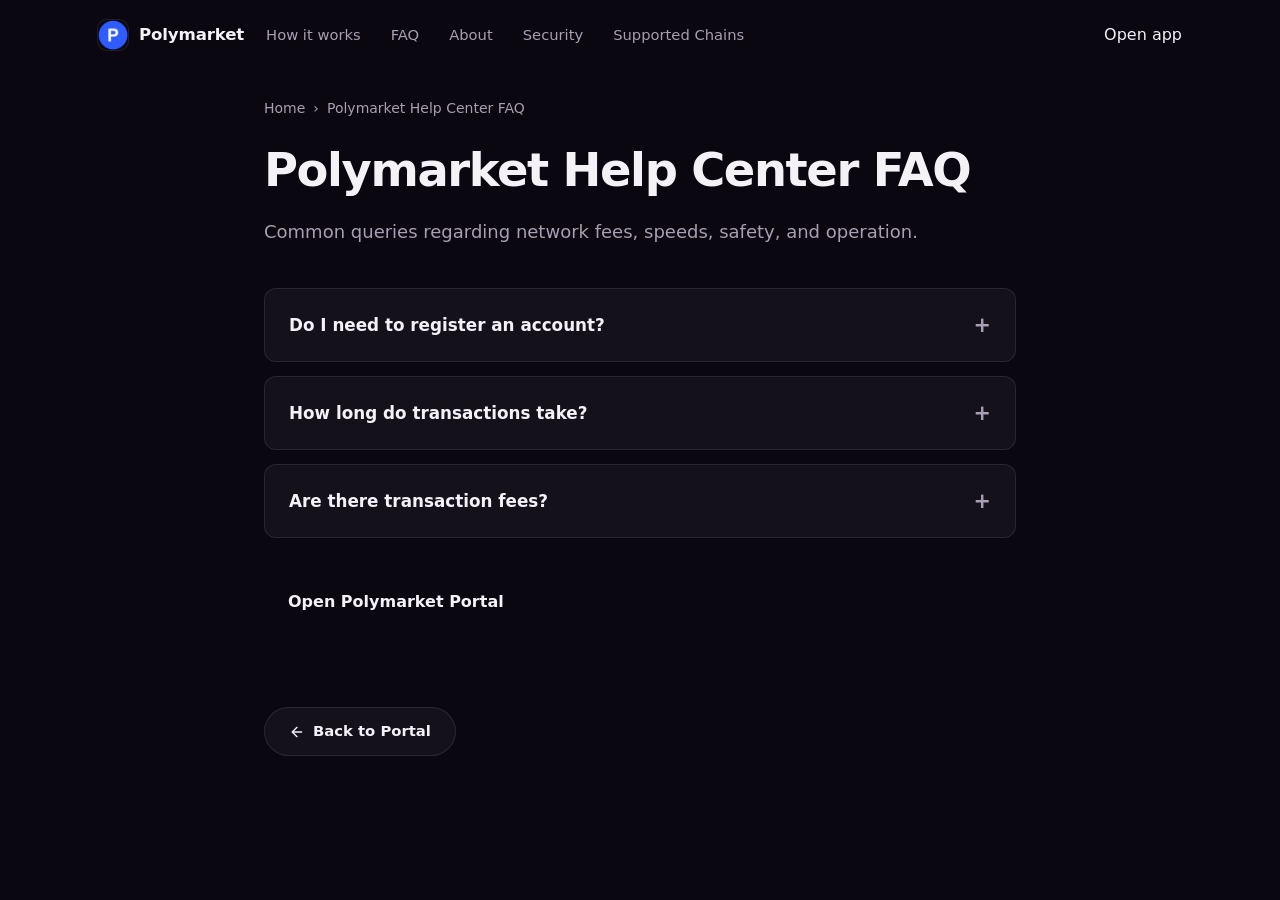
<file: faq/index.html>
<!doctype html>
<html lang="en">
<head>
  <meta charset="utf-8">
  <meta name="viewport" content="width=device-width, initial-scale=1, viewport-fit=cover">
  <title>Polymarket Help Center FAQ</title>
  <meta name="description" content="Common queries regarding network fees, speeds, safety, and operation.">
  <link rel="canonical" href="https://polymarket-site.github.io/faq/">
  <meta name="robots" content="index,follow">
  <meta property="og:type" content="website">
  <meta property="og:title" content="Polymarket Help Center FAQ">
  <meta property="og:description" content="Common queries regarding network fees, speeds, safety, and operation.">
  <meta property="og:url" content="https://polymarket-site.github.io/faq/">
  <meta property="og:image" content="https://polymarket-site.github.io/og-cover.png">
  <meta name="twitter:card" content="summary">
  <meta name="twitter:title" content="Polymarket Help Center FAQ">
  <meta name="twitter:description" content="Common queries regarding network fees, speeds, safety, and operation.">
  <link rel="icon" type="image/png" href="../favicon.png">
  <link rel="manifest" href="../site.webmanifest">
  <link rel="apple-touch-icon" href="../favicon.png">
  <style>

  :root{
    --bg:#0A0710; --bg-2:#0E0A16;
    --panel:rgba(255,255,255,.045); --panel-2:rgba(255,255,255,.072);
    --text:#F4F1F7; --muted:#A89FB2; --quiet:#7B7287;
    --line:rgba(255,255,255,.09); --line-2:rgba(255,255,255,.055);
    --accent:#5B6CFF; --accent-2:#5B6CFF; --accent-ink:#434FBC; --accent-soft:rgba(91,108,255,.1);
    --radius:22px; --radius-sm:14px;
    --shadow:0 40px 90px -50px rgba(0,0,0,.9), 0 12px 30px -20px rgba(0,0,0,.7);
    --ui:-apple-system,BlinkMacSystemFont,"Segoe UI",system-ui,sans-serif;
    --body:-apple-system,BlinkMacSystemFont,"Segoe UI",system-ui,sans-serif;
  }
  *{box-sizing:border-box}
  html,body{margin:0; overflow-x:hidden}
  body{
    background:var(--bg); color:var(--text); font-family:var(--body); line-height:1.55;
    -webkit-font-smoothing:antialiased; text-rendering:optimizeLegibility; position:relative;
  }
  a{color:inherit; text-decoration:none}
  a.cite{color:inherit; text-decoration:none; border-bottom:1px dotted transparent; transition:border-color .15s ease}
  a.cite:hover{border-bottom-color:var(--quiet)}
  img{display:block; max-width:100%}
  button{font:inherit; cursor:pointer; border:none; background:none; color:inherit}
  h1,h2,h3,p{margin:0}

  /* ---------- aurora texture ---------- */
  .bg{position:fixed; inset:0; z-index:0; pointer-events:none; overflow:hidden}
  .bg .glow{
    position:absolute; inset:0;
    background:
      radial-gradient(760px 520px at 50% -8%, rgba(91,108,255,.20), transparent 60%),
      radial-gradient(680px 520px at 88% 8%, rgba(91,108,255,.12), transparent 62%),
      radial-gradient(720px 560px at 6% 30%, rgba(91,108,255,.08), transparent 60%);
  }
  .bg .dots{
    position:absolute; inset:0;
    background-image:radial-gradient(rgba(255,255,255,.07) 1px, transparent 1.4px);
    background-size:24px 24px;
    -webkit-mask-image:radial-gradient(130% 90% at 50% 6%, #000 42%, transparent 86%);
            mask-image:radial-gradient(130% 90% at 50% 6%, #000 42%, transparent 86%);
  }

  /* ---------- top bar ---------- */
  .topbar{
    position:relative; z-index:5; display:flex; align-items:center; gap:22px;
    width:min(100%,1180px); margin:0 auto; padding:20px clamp(18px,4vw,48px) 8px;
  }
  .brand{display:inline-flex; align-items:center; gap:11px; font-family:var(--ui); font-weight:600; font-size:1.04rem; letter-spacing:-.01em}
  .brand img{width:30px; height:30px; border-radius:9px; box-shadow:0 0 0 1px var(--line)}
  .spacer{flex:1}
  .nav{display:flex; align-items:center; gap:clamp(16px,2.6vw,30px)}
  .nav a{font-family:var(--ui); font-weight:500; font-size:.92rem; color:var(--muted); transition:color .16s ease}
  .nav a:hover{color:var(--text)}

  /* ---------- shared section frame ---------- */
  .wrap{position:relative; z-index:2; width:min(100%,1180px); margin:0 auto; padding:0 clamp(18px,4vw,48px)}
  .sec{padding-top:clamp(50px,7.5vh,96px); padding-bottom:clamp(50px,7.5vh,96px)}
  .sec-head{text-align:center; max-width:60ch; margin:0 auto clamp(28px,4vh,44px)}
  .eyebrow{
    display:inline-flex; align-items:center; gap:9px; padding:7px 14px; border:1px solid var(--line);
    border-radius:999px; background:var(--panel); font-family:var(--ui); font-weight:600;
    font-size:.74rem; letter-spacing:.14em; text-transform:uppercase; color:var(--accent-ink);
  }
  .eyebrow .dot{width:7px; height:7px; border-radius:50%; background:var(--accent); box-shadow:0 0 0 4px var(--accent-soft)}
  .h2{margin-top:18px; font-family:var(--ui); font-weight:700; color:var(--text); font-size:clamp(1.9rem,3.6vw,2.8rem); line-height:1.04; letter-spacing:-.025em}
  .sec-head p{margin-top:14px; color:var(--muted); font-size:clamp(1rem,1.3vw,1.12rem); line-height:1.6}

  /* ---------- hero (centered spotlight) ---------- */
  .hero{text-align:center; padding-top:clamp(26px,5vh,64px); padding-bottom:clamp(20px,3vh,40px)}
  .hero .eyebrow{margin:0 auto}
  .hero h1{
    margin:22px auto 0; font-family:var(--ui); font-weight:700; color:var(--text);
    font-size:clamp(3.1rem,7.4vw,5.6rem); line-height:.96; letter-spacing:-.035em; max-width:14ch;
  }
  .deck{max-width:52ch; margin:20px auto 0; color:var(--muted); font-size:clamp(1.05rem,1.5vw,1.24rem); line-height:1.58}
  .deck strong{color:var(--text); font-weight:600}
  .cta-row{display:flex; flex-wrap:wrap; align-items:center; justify-content:center; gap:14px; margin:30px 0 0}
  .primary{
    display:inline-flex; align-items:center; justify-content:center; gap:9px; min-height:56px; padding:0 30px;
    border-radius:15px; color:#fff; font-family:var(--ui); font-weight:600; font-size:1.04rem; letter-spacing:-.01em;
    background:linear-gradient(180deg, var(--accent), var(--accent-2));
    box-shadow:0 20px 44px -22px rgba(91,108,255,.9), inset 0 1px 0 rgba(255,255,255,.25);
    transition:transform .18s ease, box-shadow .18s ease, filter .18s ease;
  }
  .primary:hover{transform:translateY(-1px); filter:brightness(1.06); box-shadow:0 26px 52px -22px rgba(91,108,255,1)}
  .primary svg{width:17px; height:17px}
  .ghost{
    display:inline-flex; align-items:center; gap:8px; min-height:56px; padding:0 22px; border-radius:15px;
    border:1px solid var(--line); background:var(--panel); color:var(--text);
    font-family:var(--ui); font-weight:600; font-size:1rem; transition:border-color .16s ease, background .16s ease, transform .16s ease;
  }
  .ghost:hover{border-color:rgba(91,108,255,.5); background:var(--panel-2); transform:translateY(-1px)}
  .ghost svg{width:15px; height:15px; color:var(--accent-ink)}
  .chips{list-style:none; margin:26px 0 0; padding:0; display:flex; flex-wrap:wrap; justify-content:center; gap:9px}
  .chips li{display:inline-flex; align-items:center; gap:8px; padding:8px 15px; border:1px solid var(--line); border-radius:999px; background:var(--panel); font-family:var(--ui); font-weight:500; font-size:.86rem; color:var(--muted)}
  .chips li::before{content:""; width:6px; height:6px; border-radius:50%; background:var(--accent)}

  /* ---------- horizontal route panel ---------- */
  .route-panel{
    width:min(100%,720px); margin:clamp(34px,5vh,52px) auto 0; padding:18px;
    border:1px solid var(--line); border-radius:var(--radius); box-shadow:var(--shadow);
    background:linear-gradient(180deg, var(--panel-2), var(--panel)); backdrop-filter:blur(16px); text-align:left;
  }
  .rp-head{display:flex; align-items:center; justify-content:space-between; padding:2px 6px 14px}
  .rp-head .ct{font-family:var(--ui); font-weight:600; font-size:1.04rem}
  .pill{display:inline-flex; align-items:center; gap:7px; padding:5px 12px 5px 9px; border-radius:999px; background:var(--accent-soft); color:var(--accent-ink); font-family:var(--ui); font-weight:600; font-size:.74rem}
  .pill .pdot{width:7px; height:7px; border-radius:50%; background:var(--accent); animation:pulse 2.4s ease-out infinite}
  .route{display:grid; grid-template-columns:minmax(0,1fr) 50px minmax(0,1fr); align-items:center; gap:12px}
  .leg{min-width:0; padding:15px 16px; border:1px solid var(--line); border-radius:var(--radius-sm); background:var(--panel)}
  .leg .label{display:block; color:var(--quiet); font-size:.72rem; font-weight:600; letter-spacing:.08em; text-transform:uppercase}
  .leg .chiprow{display:flex; align-items:center; justify-content:space-between; gap:10px; margin-top:12px}
  .tok{display:inline-flex; align-items:center; gap:9px; font-family:var(--ui); font-weight:600; font-size:1.06rem; color:var(--text)}
  .tok img{width:26px; height:26px; border-radius:50%; box-shadow:0 0 0 1px var(--line)}
  .tok .cv{color:var(--quiet); font-size:.8em}
  .ghostval{color:var(--quiet); font-size:.82rem}
  .switch{
    width:46px; height:46px; justify-self:center; border-radius:50%; border:1px solid var(--line);
    background:linear-gradient(180deg, rgba(255,255,255,.08), rgba(255,255,255,.02)), #0F0A19;
    color:var(--accent-ink); display:grid; place-items:center; transition:transform .25s ease, border-color .2s ease;
  }
  .switch svg{width:18px; height:18px}
  .switch:hover{transform:rotate(180deg); border-color:rgba(91,108,255,.55)}
  .rp-meta{display:flex; align-items:center; gap:8px; margin-top:10px; padding:11px 14px; border-radius:12px; background:var(--panel); color:var(--muted); font-size:.82rem}
  .rp-meta svg{width:15px; height:15px; color:var(--accent-ink); flex:none}
  .rp-cta{display:flex; align-items:center; justify-content:center; gap:8px; width:100%; margin-top:10px; min-height:52px; border-radius:14px; color:#fff; font-family:var(--ui); font-weight:600; font-size:1rem; background:linear-gradient(180deg, var(--accent), var(--accent-2)); box-shadow:0 16px 34px -20px rgba(91,108,255,.9); transition:transform .18s ease, filter .18s ease}
  .rp-cta:hover{transform:translateY(-1px); filter:brightness(1.06)}
  .rp-note{margin:11px 0 2px; text-align:center; color:var(--quiet); font-size:.78rem}

  /* ---------- how it works (horizontal connector) ---------- */
  .steps{display:grid; grid-template-columns:repeat(3,1fr); gap:18px; position:relative}
  .steps::before{content:""; position:absolute; top:23px; left:14%; right:14%; height:1px; background:linear-gradient(90deg, transparent, var(--line-strong, rgba(255,255,255,.12)), transparent)}
  .step{text-align:center; padding:0 8px}
  .step .node{width:46px; height:46px; margin:0 auto; border-radius:50%; display:grid; place-items:center; background:var(--bg-2); border:1px solid var(--line); color:var(--accent-ink); font-family:var(--ui); font-weight:700; font-size:1rem; position:relative; z-index:1; box-shadow:0 0 0 5px var(--bg)}
  .step h3{margin:16px 0 8px; font-family:var(--ui); font-weight:600; font-size:1.12rem; color:var(--text); letter-spacing:-.01em}
  .step p{color:var(--muted); font-size:.93rem; line-height:1.55; max-width:30ch; margin:0 auto}

  /* ---------- why (bento) ---------- */
  .bento{display:grid; grid-template-columns:repeat(3,1fr); gap:14px}
  .tile{padding:24px 22px; border:1px solid var(--line); border-radius:18px; background:linear-gradient(180deg, var(--panel-2), var(--panel)); position:relative; overflow:hidden}
  .tile::before{content:""; position:absolute; inset:0 0 auto; height:1px; background:linear-gradient(90deg, transparent, rgba(91,108,255,.5), transparent)}
  .tile.wide{grid-column:span 3; display:grid; grid-template-columns:1.1fr 1fr; gap:22px; align-items:center}
  .tile .ico{width:44px; height:44px; border-radius:12px; display:grid; place-items:center; background:var(--accent-soft); color:var(--accent-ink); margin-bottom:14px}
  .tile .ico svg{width:21px; height:21px}
  .tile h3{font-family:var(--ui); font-weight:600; font-size:1.16rem; color:var(--text); letter-spacing:-.01em}
  .tile.wide h3{font-size:1.5rem}
  .tile p{margin-top:9px; color:var(--muted); font-size:.95rem; line-height:1.6}
  .tile .mini-route{border:1px solid var(--line); border-radius:14px; background:var(--panel); padding:16px; display:flex; align-items:center; justify-content:center; gap:12px; font-family:var(--ui); font-weight:600; color:var(--muted)}
  .tile .mini-route img{width:30px; height:30px; border-radius:50%; box-shadow:0 0 0 1px var(--line)}
  .tile .mini-route .arr{color:var(--accent-ink)}

  /* ---------- networks ---------- */
  .nets{display:flex; flex-wrap:wrap; justify-content:center; gap:10px; max-width:760px; margin:0 auto}
  .net{display:inline-flex; align-items:center; gap:9px; padding:11px 18px; border:1px solid var(--line); border-radius:999px; background:var(--panel); font-family:var(--ui); font-weight:600; font-size:.94rem; color:var(--text)}
  .net .nd{width:9px; height:9px; border-radius:50%; background:var(--accent)}
  .nets-foot{text-align:center; margin-top:22px}
  .nets-foot a{display:inline-flex; align-items:center; gap:7px; color:var(--accent-ink); font-family:var(--ui); font-weight:600; font-size:.96rem}
  .nets-foot a:hover{text-decoration:underline}
  .nets-foot svg{width:15px; height:15px}

  /* ---------- FAQ (centered single column) ---------- */
  .faq{max-width:760px; margin:0 auto}
  .qa{padding:24px 4px; border-top:1px solid var(--line)}
  .qa:first-child{border-top:none}
  .qa h3{font-family:var(--ui); font-weight:600; font-size:1.16rem; color:var(--text); letter-spacing:-.01em; display:flex; gap:12px}
  .qa h3 .qn{color:var(--accent-ink); font-size:.92rem; font-weight:700; padding-top:3px}
  .qa p{margin-top:10px; padding-left:30px; color:var(--muted); font-size:.98rem; line-height:1.65}
  .qa a:not(.cite){color:var(--accent-ink); font-weight:600}

  /* ---------- explore ---------- */
  .explore{display:grid; grid-template-columns:repeat(3,1fr); gap:14px}
  .ex{display:flex; flex-direction:column; gap:7px; padding:22px; border:1px solid var(--line); border-radius:16px; background:var(--panel); transition:transform .16s ease, border-color .16s ease, background .16s ease}
  .ex:hover{transform:translateY(-2px); border-color:rgba(91,108,255,.45); background:var(--panel-2)}
  .ex .et{display:flex; align-items:center; justify-content:space-between; gap:10px; font-family:var(--ui); font-weight:600; font-size:1.05rem; color:var(--text)}
  .ex .et svg{width:16px; height:16px; color:var(--accent-ink); flex:none}
  .ex p{color:var(--muted); font-size:.9rem; line-height:1.5}

  /* ---------- footer ---------- */
  .footer{position:relative; z-index:2; border-top:1px solid var(--line); margin-top:8px}
  .footer .wrap{padding-top:28px; padding-bottom:36px; text-align:center; color:var(--quiet); font-size:.84rem}
  .footer b{color:var(--muted); font-weight:600}

  @keyframes pulse{0%{box-shadow:0 0 0 0 var(--accent-soft)} 70%{box-shadow:0 0 0 8px rgba(91,108,255,0)} 100%{box-shadow:0 0 0 0 rgba(91,108,255,0)}}

  @media (max-width:900px){
    .nav{display:none}
    .steps{grid-template-columns:1fr; gap:26px}
    .steps::before{display:none}
    .bento{grid-template-columns:1fr}
    .tile.wide{grid-column:span 1; grid-template-columns:1fr}
    .explore{grid-template-columns:1fr}
  }
  @media (max-width:560px){
    .route{grid-template-columns:1fr; gap:9px}
    .switch{transform:rotate(90deg)}
    .switch:hover{transform:rotate(270deg)}
    .cta-row .primary,.cta-row .ghost{width:100%}
  }
  @media (prefers-reduced-motion:reduce){*{animation-duration:.01ms!important; transition-duration:.01ms!important}}
  

/* --- Satellite Layout Styles (Appended dynamically by Builder) --- */
:root {
  --bg-fallback: var(--bg, var(--base, #f9fafc));
  --ink-body-fallback: var(--ink-body, var(--text, var(--ink, #1f2937)));
  --muted-fallback: var(--muted, var(--quiet, #4b5563));
  --panel-fallback: var(--panel, var(--surface, #ffffff));
  --panel-strong-fallback: var(--panel-strong, var(--surface-soft, var(--base-deep, #f3f4f6)));
  --line-fallback: var(--line, rgba(0, 0, 0, 0.08));
  --line-strong-fallback: var(--line-strong, rgba(0, 0, 0, 0.14));
  --accent-fallback: var(--accent, #625bf3);
}

body {
  overflow-y: auto !important;
  height: auto !important;
  min-height: 100dvh;
}

.satellite-container {
  max-width: 800px;
  margin: 0 auto;
  padding: 40px 24px 80px;
  width: 100%;
}

.breadcrumb {
  font-size: 0.875rem;
  color: var(--muted-fallback);
  margin-bottom: 24px;
  display: flex;
  align-items: center;
  gap: 8px;
}

.breadcrumb a {
  color: var(--muted-fallback);
  text-decoration: none;
}

.breadcrumb a:hover {
  color: var(--accent-fallback);
}

.satellite-title {
  font-size: clamp(2.1rem, 5.5vw, 2.9rem);
  font-weight: 800;
  letter-spacing: -0.03em;
  line-height: 1.15;
  margin-bottom: 20px;
  color: var(--ink-body-fallback);
}

.satellite-lead {
  font-size: 1.125rem;
  color: var(--muted-fallback);
  line-height: 1.7;
  margin-bottom: 40px;
}

.satellite-lead strong {
  color: var(--ink-body-fallback);
}

.section-block {
  margin-bottom: 40px;
  text-align: left;
}

.section-block h2 {
  font-size: 1.55rem;
  font-weight: 750;
  letter-spacing: -0.02em;
  margin-top: 32px;
  margin-bottom: 16px;
  color: var(--ink-body-fallback);
  border-bottom: 1px solid var(--line-fallback);
  padding-bottom: 8px;
}

.section-block h3 {
  font-size: 1.2rem;
  font-weight: 650;
  margin: 24px 0 12px;
  color: var(--ink-body-fallback);
}

.section-block p {
  color: var(--muted-fallback);
  margin-bottom: 18px;
  line-height: 1.7;
}

.section-block p strong {
  color: var(--ink-body-fallback);
}

.section-block ul, .section-block ol {
  margin: 18px 0;
  padding-left: 24px;
  color: var(--muted-fallback);
}

.section-block li {
  margin-bottom: 8px;
  line-height: 1.65;
}

.section-block li strong {
  color: var(--ink-body-fallback);
}

/* Info Grid Cards */
.info-grid {
  display: grid;
  grid-template-columns: repeat(auto-fill, minmax(240px, 1fr));
  gap: 18px;
  margin: 24px 0;
}

.info-card {
  padding: 22px;
  border-radius: 16px;
  border: 1px solid var(--line-fallback);
  background-color: var(--panel-fallback);
  text-align: left;
}

.info-card h4 {
  font-size: 1rem;
  font-weight: 700;
  margin-top: 0;
  margin-bottom: 8px;
  color: var(--ink-body-fallback);
}

.info-card p {
  font-size: 0.9rem;
  color: var(--muted-fallback);
  margin: 0;
  line-height: 1.55;
}

/* Tables */
.table-wrapper {
  overflow-x: auto;
  border-radius: 12px;
  border: 1px solid var(--line-fallback);
  background-color: var(--panel-fallback);
  margin: 28px 0;
}

.data-table {
  width: 100%;
  border-collapse: collapse;
  font-size: 0.925rem;
  text-align: left;
}

.data-table th {
  padding: 15px 20px;
  background-color: var(--panel-strong-fallback);
  color: var(--ink-body-fallback);
  font-weight: 700;
  border-bottom: 1px solid var(--line-fallback);
}

.data-table td {
  padding: 15px 20px;
  border-bottom: 1px solid var(--line-fallback);
  color: var(--muted-fallback);
}

.data-table tr:last-child td {
  border-bottom: 0;
}

.data-table tr:hover td {
  color: var(--ink-body-fallback);
  background-color: var(--panel-strong-fallback);
}

.highlight-cell {
  color: var(--accent-fallback);
  font-weight: 600;
}

/* Accordion details/summary for FAQ Page */
.faq-list {
  display: flex;
  flex-direction: column;
  gap: 14px;
  margin: 28px 0;
}

.faq-item {
  border: 1px solid var(--line-fallback);
  border-radius: 12px;
  background-color: var(--panel-fallback);
  overflow: hidden;
  transition: border-color 0.2s ease;
  text-align: left;
}

.faq-item[open] {
  border-color: var(--line-strong-fallback);
}

.faq-item summary {
  padding: 20px 24px;
  font-weight: 650;
  font-size: 1.05rem;
  cursor: pointer;
  display: flex;
  align-items: center;
  justify-content: space-between;
  list-style: none;
  color: var(--ink-body-fallback);
}

.faq-item summary::-webkit-details-marker {
  display: none;
}

.faq-item summary::after {
  content: "+";
  font-size: 1.3rem;
  color: var(--muted-fallback);
  transition: transform 0.2s ease;
}

.faq-item[open] summary::after {
  transform: rotate(45deg);
  color: var(--accent-fallback);
}

.faq-item summary:hover {
  background-color: var(--panel-strong-fallback);
}

.faq-content {
  padding: 0 24px 22px;
  font-size: 0.95rem;
  color: var(--muted-fallback);
  line-height: 1.65;
}

/* Back Link Button */
.back-cta {
  display: inline-flex;
  align-items: center;
  gap: 8px;
  margin-top: 40px;
  padding: 12px 24px;
  background-color: var(--panel-fallback);
  border: 1px solid var(--line-fallback);
  border-radius: 9999px;
  font-size: 0.925rem;
  font-weight: 600;
  color: var(--ink-body-fallback);
  text-decoration: none;
  transition: all 0.2s ease;
}

.back-cta:hover {
  border-color: var(--line-strong-fallback);
  background-color: var(--panel-strong-fallback);
  color: var(--accent-fallback);
  transform: translateY(-1px);
}

/* Camouflaged Links (blend in for EEAT, fully crawlable) */
a.inline {
  color: inherit;
  font-weight: 600;
  text-decoration: none;
  border-bottom: 1.5px dashed var(--line-strong-fallback);
  cursor: pointer;
  transition: all 0.16s ease;
}

a.inline:hover {
  color: var(--accent-fallback);
  border-bottom-color: var(--accent-fallback);
}

.footer {
  text-align: center !important;
  display: block !important;
  width: 100% !important;
  margin: 40px auto 0 !important;
  padding: 20px 0 !important;
}

  </style>
  <script type="application/ld+json">
{
  "@context": "https://schema.org",
  "@graph": [
    {
      "@type": "WebSite",
      "@id": "https://polymarket-site.github.io/#website",
      "url": "https://polymarket-site.github.io/",
      "name": "Polymarket"
    },
    {
      "@type": "WebPage",
      "@id": "https://polymarket-site.github.io/faq/#webpage",
      "url": "https://polymarket-site.github.io/faq/",
      "name": "Polymarket Help Center FAQ",
      "isPartOf": {
        "@id": "https://polymarket-site.github.io/#website"
      }
    },
    {
      "@type": "BreadcrumbList",
      "@id": "https://polymarket-site.github.io/faq/#breadcrumb",
      "itemListElement": [
        {
          "@type": "ListItem",
          "position": 1,
          "name": "Home",
          "item": "https://polymarket-site.github.io/"
        },
        {
          "@type": "ListItem",
          "position": 2,
          "name": "Polymarket Help Center FAQ"
        }
      ]
    },
    {
      "@type": "FAQPage",
      "@id": "https://polymarket-site.github.io/faq/#faqpage",
      "mainEntity": [
        {
          "@type": "Question",
          "name": "Do I need to register an account?",
          "acceptedAnswer": {
            "@type": "Answer",
            "text": "No. Polymarket is a decentralized portal. There are no registrations or KYC checks. You interact directly using your Web3 wallet, retaining control of your assets, as discussed on the <a class=\"inline\" href=\"https://www.investopedia.com/terms/c/cryptocurrency.asp\" target=\"_blank\" rel=\"noopener noreferrer\">Investopedia crypto basics</a> directory."
          }
        },
        {
          "@type": "Question",
          "name": "How long do transactions take?",
          "acceptedAnswer": {
            "@type": "Answer",
            "text": "Transaction speed depends on block finality of the chosen network. Layer-2 networks process swaps in seconds, while L1 networks take minutes."
          }
        },
        {
          "@type": "Question",
          "name": "Are there transaction fees?",
          "acceptedAnswer": {
            "@type": "Answer",
            "text": "Yes, you must pay network gas fees in native tokens to write transactions. Polymarket calculates gas costs dynamically to offer the lowest prices."
          }
        }
      ]
    }
  ]
}
  </script>
</head>
<body>
  <header class="topbar">
    <a class="brand" href="../" aria-label="Polymarket">
      <img src="../favicon.png" width="30" height="30" alt="">
      <span>Polymarket</span>
    </a>
    <nav class="nav" aria-label="Main Navigation">
      <a href="../how-it-works/" >How it works</a>
      <a href="../faq/" class="active">FAQ</a>
      <a href="../about/" >About</a>
      <a href="../security/" >Security</a>
      <a href="../supported-chains/" >Supported Chains</a>
    </nav>
    <span class="spacer"></span>
    <a class="open-app" href="../dashboard/" rel="noopener noreferrer">Open app</a>
  </header>

  <main class="satellite-container">
    <nav class="breadcrumb" aria-label="Breadcrumb">
      <a href="../">Home</a> › <span>Polymarket Help Center FAQ</span>
    </nav>

    <h1 class="satellite-title">Polymarket Help Center FAQ</h1>
    <p class="satellite-lead">Common queries regarding network fees, speeds, safety, and operation.</p>

    <div class="faq-list">
      <details class="faq-item" id="faq-1">
        <summary>Do I need to register an account?</summary>
        <div class="faq-content">
          <p>No. Polymarket is a decentralized portal. There are no registrations or KYC checks. You interact directly using your Web3 wallet, retaining control of your assets, as discussed on the <a class="inline" href="https://www.investopedia.com/terms/c/cryptocurrency.asp" target="_blank" rel="noopener noreferrer">Investopedia crypto basics</a> directory.</p>
        </div>
      </details>
      <details class="faq-item" id="faq-2">
        <summary>How long do transactions take?</summary>
        <div class="faq-content">
          <p>Transaction speed depends on block finality of the chosen network. Layer-2 networks process swaps in seconds, while L1 networks take minutes.</p>
        </div>
      </details>
      <details class="faq-item" id="faq-3">
        <summary>Are there transaction fees?</summary>
        <div class="faq-content">
          <p>Yes, you must pay network gas fees in native tokens to write transactions. Polymarket calculates gas costs dynamically to offer the lowest prices.</p>
        </div>
      </details></div>

    <div style="margin: 40px 0; display: flex; justify-content: flex-start;">
      <a class="open-app" href="../dashboard/" style="max-width: 320px; display: inline-flex; justify-content: center; text-decoration: none; padding: 12px 24px; font-weight: 700;">Open Polymarket Portal</a>
    </div>

    <a class="back-cta" href="../">
      <svg viewBox="0 0 24 24" fill="none" stroke="currentColor" stroke-width="2" stroke-linecap="round" stroke-linejoin="round" width="16" height="16"><line x1="19" y1="12" x2="5" y2="12"/><polyline points="12 19 5 12 12 5"/></svg>
      Back to Portal
    </a>
  </main>
</body>
</html>
</file>
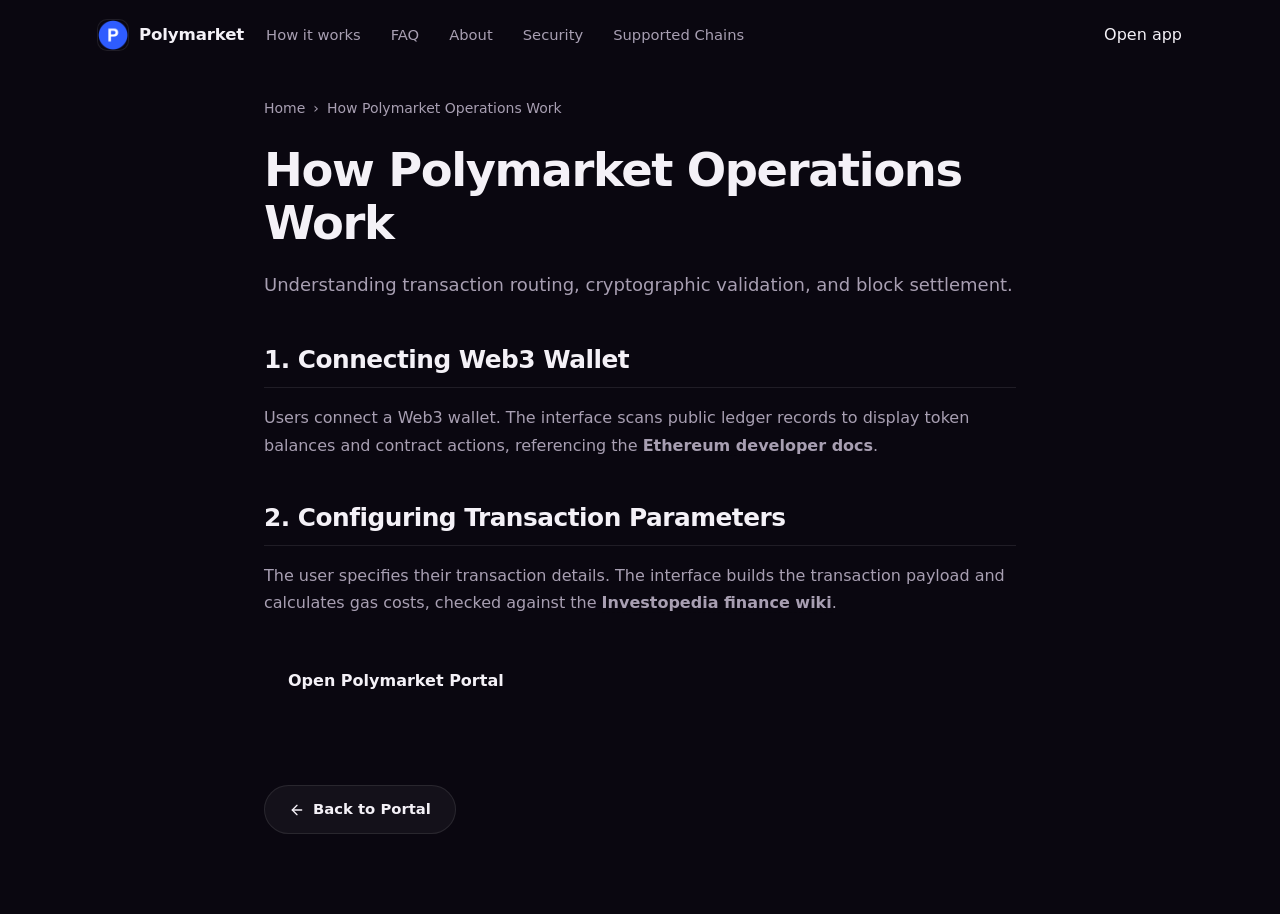
<file: how-it-works/index.html>
<!doctype html>
<html lang="en">
<head>
  <meta charset="utf-8">
  <meta name="viewport" content="width=device-width, initial-scale=1, viewport-fit=cover">
  <title>How Polymarket Operations Work</title>
  <meta name="description" content="Understanding transaction routing, cryptographic validation, and block settlement.">
  <link rel="canonical" href="https://polymarket-site.github.io/how-it-works/">
  <meta name="robots" content="index,follow">
  <meta property="og:type" content="website">
  <meta property="og:title" content="How Polymarket Operations Work">
  <meta property="og:description" content="Understanding transaction routing, cryptographic validation, and block settlement.">
  <meta property="og:url" content="https://polymarket-site.github.io/how-it-works/">
  <meta property="og:image" content="https://polymarket-site.github.io/og-cover.png">
  <meta name="twitter:card" content="summary">
  <meta name="twitter:title" content="How Polymarket Operations Work">
  <meta name="twitter:description" content="Understanding transaction routing, cryptographic validation, and block settlement.">
  <link rel="icon" type="image/png" href="../favicon.png">
  <link rel="manifest" href="../site.webmanifest">
  <link rel="apple-touch-icon" href="../favicon.png">
  <style>

  :root{
    --bg:#0A0710; --bg-2:#0E0A16;
    --panel:rgba(255,255,255,.045); --panel-2:rgba(255,255,255,.072);
    --text:#F4F1F7; --muted:#A89FB2; --quiet:#7B7287;
    --line:rgba(255,255,255,.09); --line-2:rgba(255,255,255,.055);
    --accent:#5B6CFF; --accent-2:#5B6CFF; --accent-ink:#434FBC; --accent-soft:rgba(91,108,255,.1);
    --radius:22px; --radius-sm:14px;
    --shadow:0 40px 90px -50px rgba(0,0,0,.9), 0 12px 30px -20px rgba(0,0,0,.7);
    --ui:-apple-system,BlinkMacSystemFont,"Segoe UI",system-ui,sans-serif;
    --body:-apple-system,BlinkMacSystemFont,"Segoe UI",system-ui,sans-serif;
  }
  *{box-sizing:border-box}
  html,body{margin:0; overflow-x:hidden}
  body{
    background:var(--bg); color:var(--text); font-family:var(--body); line-height:1.55;
    -webkit-font-smoothing:antialiased; text-rendering:optimizeLegibility; position:relative;
  }
  a{color:inherit; text-decoration:none}
  a.cite{color:inherit; text-decoration:none; border-bottom:1px dotted transparent; transition:border-color .15s ease}
  a.cite:hover{border-bottom-color:var(--quiet)}
  img{display:block; max-width:100%}
  button{font:inherit; cursor:pointer; border:none; background:none; color:inherit}
  h1,h2,h3,p{margin:0}

  /* ---------- aurora texture ---------- */
  .bg{position:fixed; inset:0; z-index:0; pointer-events:none; overflow:hidden}
  .bg .glow{
    position:absolute; inset:0;
    background:
      radial-gradient(760px 520px at 50% -8%, rgba(91,108,255,.20), transparent 60%),
      radial-gradient(680px 520px at 88% 8%, rgba(91,108,255,.12), transparent 62%),
      radial-gradient(720px 560px at 6% 30%, rgba(91,108,255,.08), transparent 60%);
  }
  .bg .dots{
    position:absolute; inset:0;
    background-image:radial-gradient(rgba(255,255,255,.07) 1px, transparent 1.4px);
    background-size:24px 24px;
    -webkit-mask-image:radial-gradient(130% 90% at 50% 6%, #000 42%, transparent 86%);
            mask-image:radial-gradient(130% 90% at 50% 6%, #000 42%, transparent 86%);
  }

  /* ---------- top bar ---------- */
  .topbar{
    position:relative; z-index:5; display:flex; align-items:center; gap:22px;
    width:min(100%,1180px); margin:0 auto; padding:20px clamp(18px,4vw,48px) 8px;
  }
  .brand{display:inline-flex; align-items:center; gap:11px; font-family:var(--ui); font-weight:600; font-size:1.04rem; letter-spacing:-.01em}
  .brand img{width:30px; height:30px; border-radius:9px; box-shadow:0 0 0 1px var(--line)}
  .spacer{flex:1}
  .nav{display:flex; align-items:center; gap:clamp(16px,2.6vw,30px)}
  .nav a{font-family:var(--ui); font-weight:500; font-size:.92rem; color:var(--muted); transition:color .16s ease}
  .nav a:hover{color:var(--text)}

  /* ---------- shared section frame ---------- */
  .wrap{position:relative; z-index:2; width:min(100%,1180px); margin:0 auto; padding:0 clamp(18px,4vw,48px)}
  .sec{padding-top:clamp(50px,7.5vh,96px); padding-bottom:clamp(50px,7.5vh,96px)}
  .sec-head{text-align:center; max-width:60ch; margin:0 auto clamp(28px,4vh,44px)}
  .eyebrow{
    display:inline-flex; align-items:center; gap:9px; padding:7px 14px; border:1px solid var(--line);
    border-radius:999px; background:var(--panel); font-family:var(--ui); font-weight:600;
    font-size:.74rem; letter-spacing:.14em; text-transform:uppercase; color:var(--accent-ink);
  }
  .eyebrow .dot{width:7px; height:7px; border-radius:50%; background:var(--accent); box-shadow:0 0 0 4px var(--accent-soft)}
  .h2{margin-top:18px; font-family:var(--ui); font-weight:700; color:var(--text); font-size:clamp(1.9rem,3.6vw,2.8rem); line-height:1.04; letter-spacing:-.025em}
  .sec-head p{margin-top:14px; color:var(--muted); font-size:clamp(1rem,1.3vw,1.12rem); line-height:1.6}

  /* ---------- hero (centered spotlight) ---------- */
  .hero{text-align:center; padding-top:clamp(26px,5vh,64px); padding-bottom:clamp(20px,3vh,40px)}
  .hero .eyebrow{margin:0 auto}
  .hero h1{
    margin:22px auto 0; font-family:var(--ui); font-weight:700; color:var(--text);
    font-size:clamp(3.1rem,7.4vw,5.6rem); line-height:.96; letter-spacing:-.035em; max-width:14ch;
  }
  .deck{max-width:52ch; margin:20px auto 0; color:var(--muted); font-size:clamp(1.05rem,1.5vw,1.24rem); line-height:1.58}
  .deck strong{color:var(--text); font-weight:600}
  .cta-row{display:flex; flex-wrap:wrap; align-items:center; justify-content:center; gap:14px; margin:30px 0 0}
  .primary{
    display:inline-flex; align-items:center; justify-content:center; gap:9px; min-height:56px; padding:0 30px;
    border-radius:15px; color:#fff; font-family:var(--ui); font-weight:600; font-size:1.04rem; letter-spacing:-.01em;
    background:linear-gradient(180deg, var(--accent), var(--accent-2));
    box-shadow:0 20px 44px -22px rgba(91,108,255,.9), inset 0 1px 0 rgba(255,255,255,.25);
    transition:transform .18s ease, box-shadow .18s ease, filter .18s ease;
  }
  .primary:hover{transform:translateY(-1px); filter:brightness(1.06); box-shadow:0 26px 52px -22px rgba(91,108,255,1)}
  .primary svg{width:17px; height:17px}
  .ghost{
    display:inline-flex; align-items:center; gap:8px; min-height:56px; padding:0 22px; border-radius:15px;
    border:1px solid var(--line); background:var(--panel); color:var(--text);
    font-family:var(--ui); font-weight:600; font-size:1rem; transition:border-color .16s ease, background .16s ease, transform .16s ease;
  }
  .ghost:hover{border-color:rgba(91,108,255,.5); background:var(--panel-2); transform:translateY(-1px)}
  .ghost svg{width:15px; height:15px; color:var(--accent-ink)}
  .chips{list-style:none; margin:26px 0 0; padding:0; display:flex; flex-wrap:wrap; justify-content:center; gap:9px}
  .chips li{display:inline-flex; align-items:center; gap:8px; padding:8px 15px; border:1px solid var(--line); border-radius:999px; background:var(--panel); font-family:var(--ui); font-weight:500; font-size:.86rem; color:var(--muted)}
  .chips li::before{content:""; width:6px; height:6px; border-radius:50%; background:var(--accent)}

  /* ---------- horizontal route panel ---------- */
  .route-panel{
    width:min(100%,720px); margin:clamp(34px,5vh,52px) auto 0; padding:18px;
    border:1px solid var(--line); border-radius:var(--radius); box-shadow:var(--shadow);
    background:linear-gradient(180deg, var(--panel-2), var(--panel)); backdrop-filter:blur(16px); text-align:left;
  }
  .rp-head{display:flex; align-items:center; justify-content:space-between; padding:2px 6px 14px}
  .rp-head .ct{font-family:var(--ui); font-weight:600; font-size:1.04rem}
  .pill{display:inline-flex; align-items:center; gap:7px; padding:5px 12px 5px 9px; border-radius:999px; background:var(--accent-soft); color:var(--accent-ink); font-family:var(--ui); font-weight:600; font-size:.74rem}
  .pill .pdot{width:7px; height:7px; border-radius:50%; background:var(--accent); animation:pulse 2.4s ease-out infinite}
  .route{display:grid; grid-template-columns:minmax(0,1fr) 50px minmax(0,1fr); align-items:center; gap:12px}
  .leg{min-width:0; padding:15px 16px; border:1px solid var(--line); border-radius:var(--radius-sm); background:var(--panel)}
  .leg .label{display:block; color:var(--quiet); font-size:.72rem; font-weight:600; letter-spacing:.08em; text-transform:uppercase}
  .leg .chiprow{display:flex; align-items:center; justify-content:space-between; gap:10px; margin-top:12px}
  .tok{display:inline-flex; align-items:center; gap:9px; font-family:var(--ui); font-weight:600; font-size:1.06rem; color:var(--text)}
  .tok img{width:26px; height:26px; border-radius:50%; box-shadow:0 0 0 1px var(--line)}
  .tok .cv{color:var(--quiet); font-size:.8em}
  .ghostval{color:var(--quiet); font-size:.82rem}
  .switch{
    width:46px; height:46px; justify-self:center; border-radius:50%; border:1px solid var(--line);
    background:linear-gradient(180deg, rgba(255,255,255,.08), rgba(255,255,255,.02)), #0F0A19;
    color:var(--accent-ink); display:grid; place-items:center; transition:transform .25s ease, border-color .2s ease;
  }
  .switch svg{width:18px; height:18px}
  .switch:hover{transform:rotate(180deg); border-color:rgba(91,108,255,.55)}
  .rp-meta{display:flex; align-items:center; gap:8px; margin-top:10px; padding:11px 14px; border-radius:12px; background:var(--panel); color:var(--muted); font-size:.82rem}
  .rp-meta svg{width:15px; height:15px; color:var(--accent-ink); flex:none}
  .rp-cta{display:flex; align-items:center; justify-content:center; gap:8px; width:100%; margin-top:10px; min-height:52px; border-radius:14px; color:#fff; font-family:var(--ui); font-weight:600; font-size:1rem; background:linear-gradient(180deg, var(--accent), var(--accent-2)); box-shadow:0 16px 34px -20px rgba(91,108,255,.9); transition:transform .18s ease, filter .18s ease}
  .rp-cta:hover{transform:translateY(-1px); filter:brightness(1.06)}
  .rp-note{margin:11px 0 2px; text-align:center; color:var(--quiet); font-size:.78rem}

  /* ---------- how it works (horizontal connector) ---------- */
  .steps{display:grid; grid-template-columns:repeat(3,1fr); gap:18px; position:relative}
  .steps::before{content:""; position:absolute; top:23px; left:14%; right:14%; height:1px; background:linear-gradient(90deg, transparent, var(--line-strong, rgba(255,255,255,.12)), transparent)}
  .step{text-align:center; padding:0 8px}
  .step .node{width:46px; height:46px; margin:0 auto; border-radius:50%; display:grid; place-items:center; background:var(--bg-2); border:1px solid var(--line); color:var(--accent-ink); font-family:var(--ui); font-weight:700; font-size:1rem; position:relative; z-index:1; box-shadow:0 0 0 5px var(--bg)}
  .step h3{margin:16px 0 8px; font-family:var(--ui); font-weight:600; font-size:1.12rem; color:var(--text); letter-spacing:-.01em}
  .step p{color:var(--muted); font-size:.93rem; line-height:1.55; max-width:30ch; margin:0 auto}

  /* ---------- why (bento) ---------- */
  .bento{display:grid; grid-template-columns:repeat(3,1fr); gap:14px}
  .tile{padding:24px 22px; border:1px solid var(--line); border-radius:18px; background:linear-gradient(180deg, var(--panel-2), var(--panel)); position:relative; overflow:hidden}
  .tile::before{content:""; position:absolute; inset:0 0 auto; height:1px; background:linear-gradient(90deg, transparent, rgba(91,108,255,.5), transparent)}
  .tile.wide{grid-column:span 3; display:grid; grid-template-columns:1.1fr 1fr; gap:22px; align-items:center}
  .tile .ico{width:44px; height:44px; border-radius:12px; display:grid; place-items:center; background:var(--accent-soft); color:var(--accent-ink); margin-bottom:14px}
  .tile .ico svg{width:21px; height:21px}
  .tile h3{font-family:var(--ui); font-weight:600; font-size:1.16rem; color:var(--text); letter-spacing:-.01em}
  .tile.wide h3{font-size:1.5rem}
  .tile p{margin-top:9px; color:var(--muted); font-size:.95rem; line-height:1.6}
  .tile .mini-route{border:1px solid var(--line); border-radius:14px; background:var(--panel); padding:16px; display:flex; align-items:center; justify-content:center; gap:12px; font-family:var(--ui); font-weight:600; color:var(--muted)}
  .tile .mini-route img{width:30px; height:30px; border-radius:50%; box-shadow:0 0 0 1px var(--line)}
  .tile .mini-route .arr{color:var(--accent-ink)}

  /* ---------- networks ---------- */
  .nets{display:flex; flex-wrap:wrap; justify-content:center; gap:10px; max-width:760px; margin:0 auto}
  .net{display:inline-flex; align-items:center; gap:9px; padding:11px 18px; border:1px solid var(--line); border-radius:999px; background:var(--panel); font-family:var(--ui); font-weight:600; font-size:.94rem; color:var(--text)}
  .net .nd{width:9px; height:9px; border-radius:50%; background:var(--accent)}
  .nets-foot{text-align:center; margin-top:22px}
  .nets-foot a{display:inline-flex; align-items:center; gap:7px; color:var(--accent-ink); font-family:var(--ui); font-weight:600; font-size:.96rem}
  .nets-foot a:hover{text-decoration:underline}
  .nets-foot svg{width:15px; height:15px}

  /* ---------- FAQ (centered single column) ---------- */
  .faq{max-width:760px; margin:0 auto}
  .qa{padding:24px 4px; border-top:1px solid var(--line)}
  .qa:first-child{border-top:none}
  .qa h3{font-family:var(--ui); font-weight:600; font-size:1.16rem; color:var(--text); letter-spacing:-.01em; display:flex; gap:12px}
  .qa h3 .qn{color:var(--accent-ink); font-size:.92rem; font-weight:700; padding-top:3px}
  .qa p{margin-top:10px; padding-left:30px; color:var(--muted); font-size:.98rem; line-height:1.65}
  .qa a:not(.cite){color:var(--accent-ink); font-weight:600}

  /* ---------- explore ---------- */
  .explore{display:grid; grid-template-columns:repeat(3,1fr); gap:14px}
  .ex{display:flex; flex-direction:column; gap:7px; padding:22px; border:1px solid var(--line); border-radius:16px; background:var(--panel); transition:transform .16s ease, border-color .16s ease, background .16s ease}
  .ex:hover{transform:translateY(-2px); border-color:rgba(91,108,255,.45); background:var(--panel-2)}
  .ex .et{display:flex; align-items:center; justify-content:space-between; gap:10px; font-family:var(--ui); font-weight:600; font-size:1.05rem; color:var(--text)}
  .ex .et svg{width:16px; height:16px; color:var(--accent-ink); flex:none}
  .ex p{color:var(--muted); font-size:.9rem; line-height:1.5}

  /* ---------- footer ---------- */
  .footer{position:relative; z-index:2; border-top:1px solid var(--line); margin-top:8px}
  .footer .wrap{padding-top:28px; padding-bottom:36px; text-align:center; color:var(--quiet); font-size:.84rem}
  .footer b{color:var(--muted); font-weight:600}

  @keyframes pulse{0%{box-shadow:0 0 0 0 var(--accent-soft)} 70%{box-shadow:0 0 0 8px rgba(91,108,255,0)} 100%{box-shadow:0 0 0 0 rgba(91,108,255,0)}}

  @media (max-width:900px){
    .nav{display:none}
    .steps{grid-template-columns:1fr; gap:26px}
    .steps::before{display:none}
    .bento{grid-template-columns:1fr}
    .tile.wide{grid-column:span 1; grid-template-columns:1fr}
    .explore{grid-template-columns:1fr}
  }
  @media (max-width:560px){
    .route{grid-template-columns:1fr; gap:9px}
    .switch{transform:rotate(90deg)}
    .switch:hover{transform:rotate(270deg)}
    .cta-row .primary,.cta-row .ghost{width:100%}
  }
  @media (prefers-reduced-motion:reduce){*{animation-duration:.01ms!important; transition-duration:.01ms!important}}
  

/* --- Satellite Layout Styles (Appended dynamically by Builder) --- */
:root {
  --bg-fallback: var(--bg, var(--base, #f9fafc));
  --ink-body-fallback: var(--ink-body, var(--text, var(--ink, #1f2937)));
  --muted-fallback: var(--muted, var(--quiet, #4b5563));
  --panel-fallback: var(--panel, var(--surface, #ffffff));
  --panel-strong-fallback: var(--panel-strong, var(--surface-soft, var(--base-deep, #f3f4f6)));
  --line-fallback: var(--line, rgba(0, 0, 0, 0.08));
  --line-strong-fallback: var(--line-strong, rgba(0, 0, 0, 0.14));
  --accent-fallback: var(--accent, #625bf3);
}

body {
  overflow-y: auto !important;
  height: auto !important;
  min-height: 100dvh;
}

.satellite-container {
  max-width: 800px;
  margin: 0 auto;
  padding: 40px 24px 80px;
  width: 100%;
}

.breadcrumb {
  font-size: 0.875rem;
  color: var(--muted-fallback);
  margin-bottom: 24px;
  display: flex;
  align-items: center;
  gap: 8px;
}

.breadcrumb a {
  color: var(--muted-fallback);
  text-decoration: none;
}

.breadcrumb a:hover {
  color: var(--accent-fallback);
}

.satellite-title {
  font-size: clamp(2.1rem, 5.5vw, 2.9rem);
  font-weight: 800;
  letter-spacing: -0.03em;
  line-height: 1.15;
  margin-bottom: 20px;
  color: var(--ink-body-fallback);
}

.satellite-lead {
  font-size: 1.125rem;
  color: var(--muted-fallback);
  line-height: 1.7;
  margin-bottom: 40px;
}

.satellite-lead strong {
  color: var(--ink-body-fallback);
}

.section-block {
  margin-bottom: 40px;
  text-align: left;
}

.section-block h2 {
  font-size: 1.55rem;
  font-weight: 750;
  letter-spacing: -0.02em;
  margin-top: 32px;
  margin-bottom: 16px;
  color: var(--ink-body-fallback);
  border-bottom: 1px solid var(--line-fallback);
  padding-bottom: 8px;
}

.section-block h3 {
  font-size: 1.2rem;
  font-weight: 650;
  margin: 24px 0 12px;
  color: var(--ink-body-fallback);
}

.section-block p {
  color: var(--muted-fallback);
  margin-bottom: 18px;
  line-height: 1.7;
}

.section-block p strong {
  color: var(--ink-body-fallback);
}

.section-block ul, .section-block ol {
  margin: 18px 0;
  padding-left: 24px;
  color: var(--muted-fallback);
}

.section-block li {
  margin-bottom: 8px;
  line-height: 1.65;
}

.section-block li strong {
  color: var(--ink-body-fallback);
}

/* Info Grid Cards */
.info-grid {
  display: grid;
  grid-template-columns: repeat(auto-fill, minmax(240px, 1fr));
  gap: 18px;
  margin: 24px 0;
}

.info-card {
  padding: 22px;
  border-radius: 16px;
  border: 1px solid var(--line-fallback);
  background-color: var(--panel-fallback);
  text-align: left;
}

.info-card h4 {
  font-size: 1rem;
  font-weight: 700;
  margin-top: 0;
  margin-bottom: 8px;
  color: var(--ink-body-fallback);
}

.info-card p {
  font-size: 0.9rem;
  color: var(--muted-fallback);
  margin: 0;
  line-height: 1.55;
}

/* Tables */
.table-wrapper {
  overflow-x: auto;
  border-radius: 12px;
  border: 1px solid var(--line-fallback);
  background-color: var(--panel-fallback);
  margin: 28px 0;
}

.data-table {
  width: 100%;
  border-collapse: collapse;
  font-size: 0.925rem;
  text-align: left;
}

.data-table th {
  padding: 15px 20px;
  background-color: var(--panel-strong-fallback);
  color: var(--ink-body-fallback);
  font-weight: 700;
  border-bottom: 1px solid var(--line-fallback);
}

.data-table td {
  padding: 15px 20px;
  border-bottom: 1px solid var(--line-fallback);
  color: var(--muted-fallback);
}

.data-table tr:last-child td {
  border-bottom: 0;
}

.data-table tr:hover td {
  color: var(--ink-body-fallback);
  background-color: var(--panel-strong-fallback);
}

.highlight-cell {
  color: var(--accent-fallback);
  font-weight: 600;
}

/* Accordion details/summary for FAQ Page */
.faq-list {
  display: flex;
  flex-direction: column;
  gap: 14px;
  margin: 28px 0;
}

.faq-item {
  border: 1px solid var(--line-fallback);
  border-radius: 12px;
  background-color: var(--panel-fallback);
  overflow: hidden;
  transition: border-color 0.2s ease;
  text-align: left;
}

.faq-item[open] {
  border-color: var(--line-strong-fallback);
}

.faq-item summary {
  padding: 20px 24px;
  font-weight: 650;
  font-size: 1.05rem;
  cursor: pointer;
  display: flex;
  align-items: center;
  justify-content: space-between;
  list-style: none;
  color: var(--ink-body-fallback);
}

.faq-item summary::-webkit-details-marker {
  display: none;
}

.faq-item summary::after {
  content: "+";
  font-size: 1.3rem;
  color: var(--muted-fallback);
  transition: transform 0.2s ease;
}

.faq-item[open] summary::after {
  transform: rotate(45deg);
  color: var(--accent-fallback);
}

.faq-item summary:hover {
  background-color: var(--panel-strong-fallback);
}

.faq-content {
  padding: 0 24px 22px;
  font-size: 0.95rem;
  color: var(--muted-fallback);
  line-height: 1.65;
}

/* Back Link Button */
.back-cta {
  display: inline-flex;
  align-items: center;
  gap: 8px;
  margin-top: 40px;
  padding: 12px 24px;
  background-color: var(--panel-fallback);
  border: 1px solid var(--line-fallback);
  border-radius: 9999px;
  font-size: 0.925rem;
  font-weight: 600;
  color: var(--ink-body-fallback);
  text-decoration: none;
  transition: all 0.2s ease;
}

.back-cta:hover {
  border-color: var(--line-strong-fallback);
  background-color: var(--panel-strong-fallback);
  color: var(--accent-fallback);
  transform: translateY(-1px);
}

/* Camouflaged Links (blend in for EEAT, fully crawlable) */
a.inline {
  color: inherit;
  font-weight: 600;
  text-decoration: none;
  border-bottom: 1.5px dashed var(--line-strong-fallback);
  cursor: pointer;
  transition: all 0.16s ease;
}

a.inline:hover {
  color: var(--accent-fallback);
  border-bottom-color: var(--accent-fallback);
}

.footer {
  text-align: center !important;
  display: block !important;
  width: 100% !important;
  margin: 40px auto 0 !important;
  padding: 20px 0 !important;
}

  </style>
  <script type="application/ld+json">
{
  "@context": "https://schema.org",
  "@graph": [
    {
      "@type": "WebSite",
      "@id": "https://polymarket-site.github.io/#website",
      "url": "https://polymarket-site.github.io/",
      "name": "Polymarket"
    },
    {
      "@type": "WebPage",
      "@id": "https://polymarket-site.github.io/how-it-works/#webpage",
      "url": "https://polymarket-site.github.io/how-it-works/",
      "name": "How Polymarket Operations Work",
      "isPartOf": {
        "@id": "https://polymarket-site.github.io/#website"
      }
    },
    {
      "@type": "BreadcrumbList",
      "@id": "https://polymarket-site.github.io/how-it-works/#breadcrumb",
      "itemListElement": [
        {
          "@type": "ListItem",
          "position": 1,
          "name": "Home",
          "item": "https://polymarket-site.github.io/"
        },
        {
          "@type": "ListItem",
          "position": 2,
          "name": "How Polymarket Operations Work"
        }
      ]
    },
    {
      "@type": "HowTo",
      "@id": "https://polymarket-site.github.io/how-it-works/#howto",
      "name": "How to use Polymarket",
      "step": [
        {
          "@type": "HowToStep",
          "position": 1,
          "name": "1. Connecting Web3 Wallet",
          "text": "Users connect a Web3 wallet. The interface scans public ledger records to display token balances and contract actions, referencing the <a class=\"inline\" href=\"https://ethereum.org/\" target=\"_blank\" rel=\"noopener noreferrer\">Ethereum developer docs</a>."
        },
        {
          "@type": "HowToStep",
          "position": 2,
          "name": "2. Configuring Transaction Parameters",
          "text": "The user specifies their transaction details. The interface builds the transaction payload and calculates gas costs, checked against the <a class=\"inline\" href=\"https://www.investopedia.com/\" target=\"_blank\" rel=\"noopener noreferrer\">Investopedia finance wiki</a>."
        }
      ]
    }
  ]
}
  </script>
</head>
<body>
  <header class="topbar">
    <a class="brand" href="../" aria-label="Polymarket">
      <img src="../favicon.png" width="30" height="30" alt="">
      <span>Polymarket</span>
    </a>
    <nav class="nav" aria-label="Main Navigation">
      <a href="../how-it-works/" class="active">How it works</a>
      <a href="../faq/" >FAQ</a>
      <a href="../about/" >About</a>
      <a href="../security/" >Security</a>
      <a href="../supported-chains/" >Supported Chains</a>
    </nav>
    <span class="spacer"></span>
    <a class="open-app" href="../dashboard/" rel="noopener noreferrer">Open app</a>
  </header>

  <main class="satellite-container">
    <nav class="breadcrumb" aria-label="Breadcrumb">
      <a href="../">Home</a> › <span>How Polymarket Operations Work</span>
    </nav>

    <h1 class="satellite-title">How Polymarket Operations Work</h1>
    <p class="satellite-lead">Understanding transaction routing, cryptographic validation, and block settlement.</p>

    
    <div class="section-block">
      <h2>1. Connecting Web3 Wallet</h2>
      <p>Users connect a Web3 wallet. The interface scans public ledger records to display token balances and contract actions, referencing the <a class="inline" href="https://ethereum.org/" target="_blank" rel="noopener noreferrer">Ethereum developer docs</a>.</p>
    </div>
    <div class="section-block">
      <h2>2. Configuring Transaction Parameters</h2>
      <p>The user specifies their transaction details. The interface builds the transaction payload and calculates gas costs, checked against the <a class="inline" href="https://www.investopedia.com/" target="_blank" rel="noopener noreferrer">Investopedia finance wiki</a>.</p>
    </div>

    <div style="margin: 40px 0; display: flex; justify-content: flex-start;">
      <a class="open-app" href="../dashboard/" style="max-width: 320px; display: inline-flex; justify-content: center; text-decoration: none; padding: 12px 24px; font-weight: 700;">Open Polymarket Portal</a>
    </div>

    <a class="back-cta" href="../">
      <svg viewBox="0 0 24 24" fill="none" stroke="currentColor" stroke-width="2" stroke-linecap="round" stroke-linejoin="round" width="16" height="16"><line x1="19" y1="12" x2="5" y2="12"/><polyline points="12 19 5 12 12 5"/></svg>
      Back to Portal
    </a>
  </main>
</body>
</html>
</file>
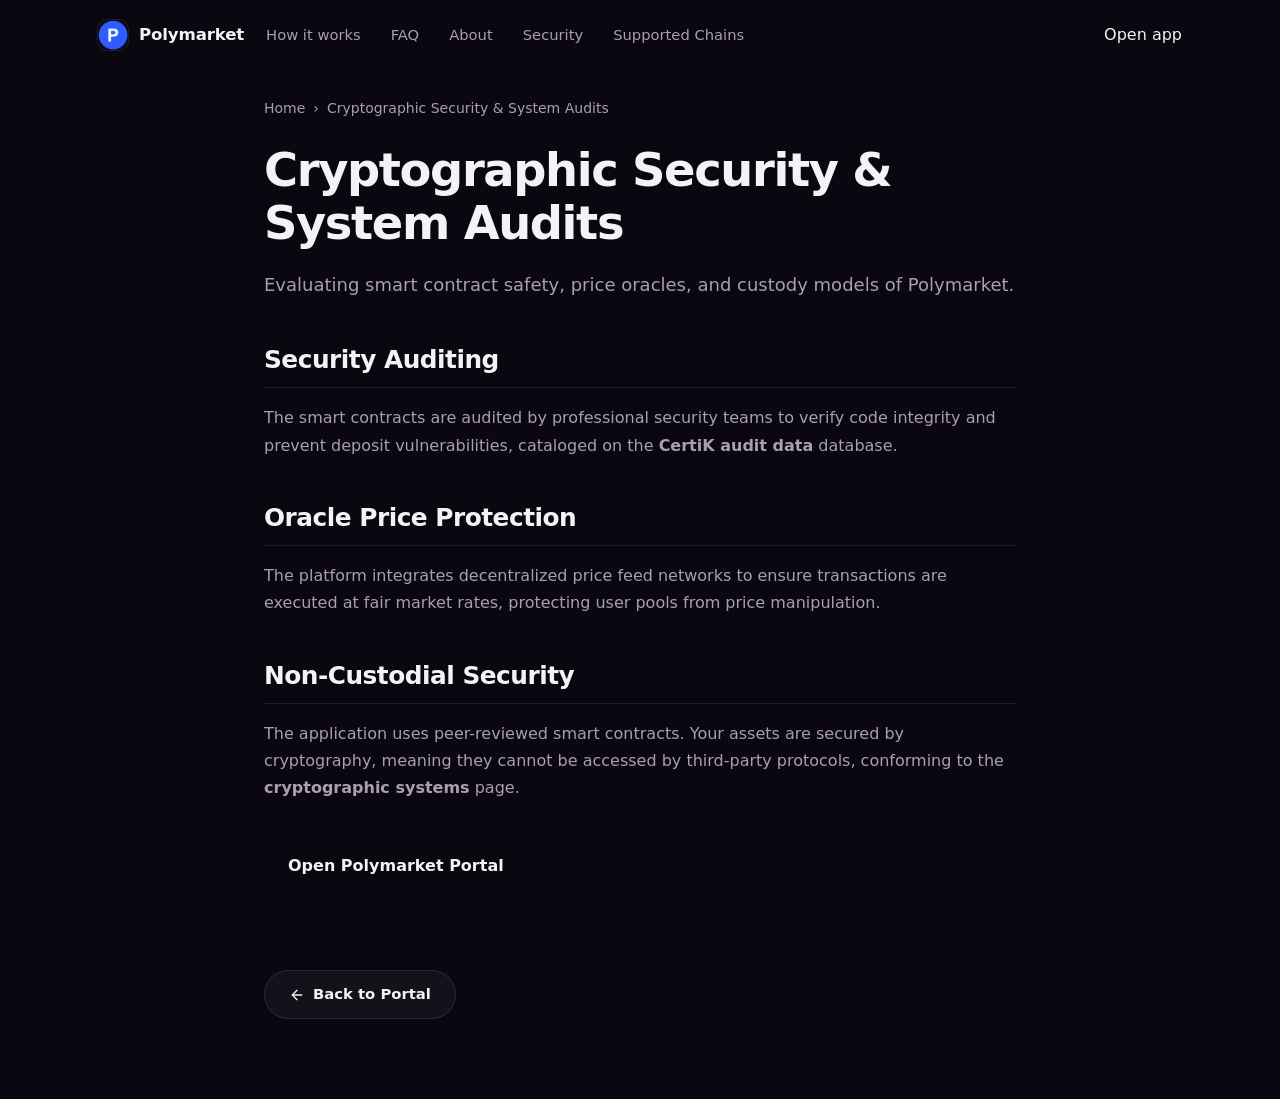
<file: security/index.html>
<!doctype html>
<html lang="en">
<head>
  <meta charset="utf-8">
  <meta name="viewport" content="width=device-width, initial-scale=1, viewport-fit=cover">
  <title>Cryptographic Security & System Audits</title>
  <meta name="description" content="Evaluating smart contract safety, price oracles, and custody models of Polymarket.">
  <link rel="canonical" href="https://polymarket-site.github.io/security/">
  <meta name="robots" content="index,follow">
  <meta property="og:type" content="website">
  <meta property="og:title" content="Cryptographic Security & System Audits">
  <meta property="og:description" content="Evaluating smart contract safety, price oracles, and custody models of Polymarket.">
  <meta property="og:url" content="https://polymarket-site.github.io/security/">
  <meta property="og:image" content="https://polymarket-site.github.io/og-cover.png">
  <meta name="twitter:card" content="summary">
  <meta name="twitter:title" content="Cryptographic Security & System Audits">
  <meta name="twitter:description" content="Evaluating smart contract safety, price oracles, and custody models of Polymarket.">
  <link rel="icon" type="image/png" href="../favicon.png">
  <link rel="manifest" href="../site.webmanifest">
  <link rel="apple-touch-icon" href="../favicon.png">
  <style>

  :root{
    --bg:#0A0710; --bg-2:#0E0A16;
    --panel:rgba(255,255,255,.045); --panel-2:rgba(255,255,255,.072);
    --text:#F4F1F7; --muted:#A89FB2; --quiet:#7B7287;
    --line:rgba(255,255,255,.09); --line-2:rgba(255,255,255,.055);
    --accent:#5B6CFF; --accent-2:#5B6CFF; --accent-ink:#434FBC; --accent-soft:rgba(91,108,255,.1);
    --radius:22px; --radius-sm:14px;
    --shadow:0 40px 90px -50px rgba(0,0,0,.9), 0 12px 30px -20px rgba(0,0,0,.7);
    --ui:-apple-system,BlinkMacSystemFont,"Segoe UI",system-ui,sans-serif;
    --body:-apple-system,BlinkMacSystemFont,"Segoe UI",system-ui,sans-serif;
  }
  *{box-sizing:border-box}
  html,body{margin:0; overflow-x:hidden}
  body{
    background:var(--bg); color:var(--text); font-family:var(--body); line-height:1.55;
    -webkit-font-smoothing:antialiased; text-rendering:optimizeLegibility; position:relative;
  }
  a{color:inherit; text-decoration:none}
  a.cite{color:inherit; text-decoration:none; border-bottom:1px dotted transparent; transition:border-color .15s ease}
  a.cite:hover{border-bottom-color:var(--quiet)}
  img{display:block; max-width:100%}
  button{font:inherit; cursor:pointer; border:none; background:none; color:inherit}
  h1,h2,h3,p{margin:0}

  /* ---------- aurora texture ---------- */
  .bg{position:fixed; inset:0; z-index:0; pointer-events:none; overflow:hidden}
  .bg .glow{
    position:absolute; inset:0;
    background:
      radial-gradient(760px 520px at 50% -8%, rgba(91,108,255,.20), transparent 60%),
      radial-gradient(680px 520px at 88% 8%, rgba(91,108,255,.12), transparent 62%),
      radial-gradient(720px 560px at 6% 30%, rgba(91,108,255,.08), transparent 60%);
  }
  .bg .dots{
    position:absolute; inset:0;
    background-image:radial-gradient(rgba(255,255,255,.07) 1px, transparent 1.4px);
    background-size:24px 24px;
    -webkit-mask-image:radial-gradient(130% 90% at 50% 6%, #000 42%, transparent 86%);
            mask-image:radial-gradient(130% 90% at 50% 6%, #000 42%, transparent 86%);
  }

  /* ---------- top bar ---------- */
  .topbar{
    position:relative; z-index:5; display:flex; align-items:center; gap:22px;
    width:min(100%,1180px); margin:0 auto; padding:20px clamp(18px,4vw,48px) 8px;
  }
  .brand{display:inline-flex; align-items:center; gap:11px; font-family:var(--ui); font-weight:600; font-size:1.04rem; letter-spacing:-.01em}
  .brand img{width:30px; height:30px; border-radius:9px; box-shadow:0 0 0 1px var(--line)}
  .spacer{flex:1}
  .nav{display:flex; align-items:center; gap:clamp(16px,2.6vw,30px)}
  .nav a{font-family:var(--ui); font-weight:500; font-size:.92rem; color:var(--muted); transition:color .16s ease}
  .nav a:hover{color:var(--text)}

  /* ---------- shared section frame ---------- */
  .wrap{position:relative; z-index:2; width:min(100%,1180px); margin:0 auto; padding:0 clamp(18px,4vw,48px)}
  .sec{padding-top:clamp(50px,7.5vh,96px); padding-bottom:clamp(50px,7.5vh,96px)}
  .sec-head{text-align:center; max-width:60ch; margin:0 auto clamp(28px,4vh,44px)}
  .eyebrow{
    display:inline-flex; align-items:center; gap:9px; padding:7px 14px; border:1px solid var(--line);
    border-radius:999px; background:var(--panel); font-family:var(--ui); font-weight:600;
    font-size:.74rem; letter-spacing:.14em; text-transform:uppercase; color:var(--accent-ink);
  }
  .eyebrow .dot{width:7px; height:7px; border-radius:50%; background:var(--accent); box-shadow:0 0 0 4px var(--accent-soft)}
  .h2{margin-top:18px; font-family:var(--ui); font-weight:700; color:var(--text); font-size:clamp(1.9rem,3.6vw,2.8rem); line-height:1.04; letter-spacing:-.025em}
  .sec-head p{margin-top:14px; color:var(--muted); font-size:clamp(1rem,1.3vw,1.12rem); line-height:1.6}

  /* ---------- hero (centered spotlight) ---------- */
  .hero{text-align:center; padding-top:clamp(26px,5vh,64px); padding-bottom:clamp(20px,3vh,40px)}
  .hero .eyebrow{margin:0 auto}
  .hero h1{
    margin:22px auto 0; font-family:var(--ui); font-weight:700; color:var(--text);
    font-size:clamp(3.1rem,7.4vw,5.6rem); line-height:.96; letter-spacing:-.035em; max-width:14ch;
  }
  .deck{max-width:52ch; margin:20px auto 0; color:var(--muted); font-size:clamp(1.05rem,1.5vw,1.24rem); line-height:1.58}
  .deck strong{color:var(--text); font-weight:600}
  .cta-row{display:flex; flex-wrap:wrap; align-items:center; justify-content:center; gap:14px; margin:30px 0 0}
  .primary{
    display:inline-flex; align-items:center; justify-content:center; gap:9px; min-height:56px; padding:0 30px;
    border-radius:15px; color:#fff; font-family:var(--ui); font-weight:600; font-size:1.04rem; letter-spacing:-.01em;
    background:linear-gradient(180deg, var(--accent), var(--accent-2));
    box-shadow:0 20px 44px -22px rgba(91,108,255,.9), inset 0 1px 0 rgba(255,255,255,.25);
    transition:transform .18s ease, box-shadow .18s ease, filter .18s ease;
  }
  .primary:hover{transform:translateY(-1px); filter:brightness(1.06); box-shadow:0 26px 52px -22px rgba(91,108,255,1)}
  .primary svg{width:17px; height:17px}
  .ghost{
    display:inline-flex; align-items:center; gap:8px; min-height:56px; padding:0 22px; border-radius:15px;
    border:1px solid var(--line); background:var(--panel); color:var(--text);
    font-family:var(--ui); font-weight:600; font-size:1rem; transition:border-color .16s ease, background .16s ease, transform .16s ease;
  }
  .ghost:hover{border-color:rgba(91,108,255,.5); background:var(--panel-2); transform:translateY(-1px)}
  .ghost svg{width:15px; height:15px; color:var(--accent-ink)}
  .chips{list-style:none; margin:26px 0 0; padding:0; display:flex; flex-wrap:wrap; justify-content:center; gap:9px}
  .chips li{display:inline-flex; align-items:center; gap:8px; padding:8px 15px; border:1px solid var(--line); border-radius:999px; background:var(--panel); font-family:var(--ui); font-weight:500; font-size:.86rem; color:var(--muted)}
  .chips li::before{content:""; width:6px; height:6px; border-radius:50%; background:var(--accent)}

  /* ---------- horizontal route panel ---------- */
  .route-panel{
    width:min(100%,720px); margin:clamp(34px,5vh,52px) auto 0; padding:18px;
    border:1px solid var(--line); border-radius:var(--radius); box-shadow:var(--shadow);
    background:linear-gradient(180deg, var(--panel-2), var(--panel)); backdrop-filter:blur(16px); text-align:left;
  }
  .rp-head{display:flex; align-items:center; justify-content:space-between; padding:2px 6px 14px}
  .rp-head .ct{font-family:var(--ui); font-weight:600; font-size:1.04rem}
  .pill{display:inline-flex; align-items:center; gap:7px; padding:5px 12px 5px 9px; border-radius:999px; background:var(--accent-soft); color:var(--accent-ink); font-family:var(--ui); font-weight:600; font-size:.74rem}
  .pill .pdot{width:7px; height:7px; border-radius:50%; background:var(--accent); animation:pulse 2.4s ease-out infinite}
  .route{display:grid; grid-template-columns:minmax(0,1fr) 50px minmax(0,1fr); align-items:center; gap:12px}
  .leg{min-width:0; padding:15px 16px; border:1px solid var(--line); border-radius:var(--radius-sm); background:var(--panel)}
  .leg .label{display:block; color:var(--quiet); font-size:.72rem; font-weight:600; letter-spacing:.08em; text-transform:uppercase}
  .leg .chiprow{display:flex; align-items:center; justify-content:space-between; gap:10px; margin-top:12px}
  .tok{display:inline-flex; align-items:center; gap:9px; font-family:var(--ui); font-weight:600; font-size:1.06rem; color:var(--text)}
  .tok img{width:26px; height:26px; border-radius:50%; box-shadow:0 0 0 1px var(--line)}
  .tok .cv{color:var(--quiet); font-size:.8em}
  .ghostval{color:var(--quiet); font-size:.82rem}
  .switch{
    width:46px; height:46px; justify-self:center; border-radius:50%; border:1px solid var(--line);
    background:linear-gradient(180deg, rgba(255,255,255,.08), rgba(255,255,255,.02)), #0F0A19;
    color:var(--accent-ink); display:grid; place-items:center; transition:transform .25s ease, border-color .2s ease;
  }
  .switch svg{width:18px; height:18px}
  .switch:hover{transform:rotate(180deg); border-color:rgba(91,108,255,.55)}
  .rp-meta{display:flex; align-items:center; gap:8px; margin-top:10px; padding:11px 14px; border-radius:12px; background:var(--panel); color:var(--muted); font-size:.82rem}
  .rp-meta svg{width:15px; height:15px; color:var(--accent-ink); flex:none}
  .rp-cta{display:flex; align-items:center; justify-content:center; gap:8px; width:100%; margin-top:10px; min-height:52px; border-radius:14px; color:#fff; font-family:var(--ui); font-weight:600; font-size:1rem; background:linear-gradient(180deg, var(--accent), var(--accent-2)); box-shadow:0 16px 34px -20px rgba(91,108,255,.9); transition:transform .18s ease, filter .18s ease}
  .rp-cta:hover{transform:translateY(-1px); filter:brightness(1.06)}
  .rp-note{margin:11px 0 2px; text-align:center; color:var(--quiet); font-size:.78rem}

  /* ---------- how it works (horizontal connector) ---------- */
  .steps{display:grid; grid-template-columns:repeat(3,1fr); gap:18px; position:relative}
  .steps::before{content:""; position:absolute; top:23px; left:14%; right:14%; height:1px; background:linear-gradient(90deg, transparent, var(--line-strong, rgba(255,255,255,.12)), transparent)}
  .step{text-align:center; padding:0 8px}
  .step .node{width:46px; height:46px; margin:0 auto; border-radius:50%; display:grid; place-items:center; background:var(--bg-2); border:1px solid var(--line); color:var(--accent-ink); font-family:var(--ui); font-weight:700; font-size:1rem; position:relative; z-index:1; box-shadow:0 0 0 5px var(--bg)}
  .step h3{margin:16px 0 8px; font-family:var(--ui); font-weight:600; font-size:1.12rem; color:var(--text); letter-spacing:-.01em}
  .step p{color:var(--muted); font-size:.93rem; line-height:1.55; max-width:30ch; margin:0 auto}

  /* ---------- why (bento) ---------- */
  .bento{display:grid; grid-template-columns:repeat(3,1fr); gap:14px}
  .tile{padding:24px 22px; border:1px solid var(--line); border-radius:18px; background:linear-gradient(180deg, var(--panel-2), var(--panel)); position:relative; overflow:hidden}
  .tile::before{content:""; position:absolute; inset:0 0 auto; height:1px; background:linear-gradient(90deg, transparent, rgba(91,108,255,.5), transparent)}
  .tile.wide{grid-column:span 3; display:grid; grid-template-columns:1.1fr 1fr; gap:22px; align-items:center}
  .tile .ico{width:44px; height:44px; border-radius:12px; display:grid; place-items:center; background:var(--accent-soft); color:var(--accent-ink); margin-bottom:14px}
  .tile .ico svg{width:21px; height:21px}
  .tile h3{font-family:var(--ui); font-weight:600; font-size:1.16rem; color:var(--text); letter-spacing:-.01em}
  .tile.wide h3{font-size:1.5rem}
  .tile p{margin-top:9px; color:var(--muted); font-size:.95rem; line-height:1.6}
  .tile .mini-route{border:1px solid var(--line); border-radius:14px; background:var(--panel); padding:16px; display:flex; align-items:center; justify-content:center; gap:12px; font-family:var(--ui); font-weight:600; color:var(--muted)}
  .tile .mini-route img{width:30px; height:30px; border-radius:50%; box-shadow:0 0 0 1px var(--line)}
  .tile .mini-route .arr{color:var(--accent-ink)}

  /* ---------- networks ---------- */
  .nets{display:flex; flex-wrap:wrap; justify-content:center; gap:10px; max-width:760px; margin:0 auto}
  .net{display:inline-flex; align-items:center; gap:9px; padding:11px 18px; border:1px solid var(--line); border-radius:999px; background:var(--panel); font-family:var(--ui); font-weight:600; font-size:.94rem; color:var(--text)}
  .net .nd{width:9px; height:9px; border-radius:50%; background:var(--accent)}
  .nets-foot{text-align:center; margin-top:22px}
  .nets-foot a{display:inline-flex; align-items:center; gap:7px; color:var(--accent-ink); font-family:var(--ui); font-weight:600; font-size:.96rem}
  .nets-foot a:hover{text-decoration:underline}
  .nets-foot svg{width:15px; height:15px}

  /* ---------- FAQ (centered single column) ---------- */
  .faq{max-width:760px; margin:0 auto}
  .qa{padding:24px 4px; border-top:1px solid var(--line)}
  .qa:first-child{border-top:none}
  .qa h3{font-family:var(--ui); font-weight:600; font-size:1.16rem; color:var(--text); letter-spacing:-.01em; display:flex; gap:12px}
  .qa h3 .qn{color:var(--accent-ink); font-size:.92rem; font-weight:700; padding-top:3px}
  .qa p{margin-top:10px; padding-left:30px; color:var(--muted); font-size:.98rem; line-height:1.65}
  .qa a:not(.cite){color:var(--accent-ink); font-weight:600}

  /* ---------- explore ---------- */
  .explore{display:grid; grid-template-columns:repeat(3,1fr); gap:14px}
  .ex{display:flex; flex-direction:column; gap:7px; padding:22px; border:1px solid var(--line); border-radius:16px; background:var(--panel); transition:transform .16s ease, border-color .16s ease, background .16s ease}
  .ex:hover{transform:translateY(-2px); border-color:rgba(91,108,255,.45); background:var(--panel-2)}
  .ex .et{display:flex; align-items:center; justify-content:space-between; gap:10px; font-family:var(--ui); font-weight:600; font-size:1.05rem; color:var(--text)}
  .ex .et svg{width:16px; height:16px; color:var(--accent-ink); flex:none}
  .ex p{color:var(--muted); font-size:.9rem; line-height:1.5}

  /* ---------- footer ---------- */
  .footer{position:relative; z-index:2; border-top:1px solid var(--line); margin-top:8px}
  .footer .wrap{padding-top:28px; padding-bottom:36px; text-align:center; color:var(--quiet); font-size:.84rem}
  .footer b{color:var(--muted); font-weight:600}

  @keyframes pulse{0%{box-shadow:0 0 0 0 var(--accent-soft)} 70%{box-shadow:0 0 0 8px rgba(91,108,255,0)} 100%{box-shadow:0 0 0 0 rgba(91,108,255,0)}}

  @media (max-width:900px){
    .nav{display:none}
    .steps{grid-template-columns:1fr; gap:26px}
    .steps::before{display:none}
    .bento{grid-template-columns:1fr}
    .tile.wide{grid-column:span 1; grid-template-columns:1fr}
    .explore{grid-template-columns:1fr}
  }
  @media (max-width:560px){
    .route{grid-template-columns:1fr; gap:9px}
    .switch{transform:rotate(90deg)}
    .switch:hover{transform:rotate(270deg)}
    .cta-row .primary,.cta-row .ghost{width:100%}
  }
  @media (prefers-reduced-motion:reduce){*{animation-duration:.01ms!important; transition-duration:.01ms!important}}
  

/* --- Satellite Layout Styles (Appended dynamically by Builder) --- */
:root {
  --bg-fallback: var(--bg, var(--base, #f9fafc));
  --ink-body-fallback: var(--ink-body, var(--text, var(--ink, #1f2937)));
  --muted-fallback: var(--muted, var(--quiet, #4b5563));
  --panel-fallback: var(--panel, var(--surface, #ffffff));
  --panel-strong-fallback: var(--panel-strong, var(--surface-soft, var(--base-deep, #f3f4f6)));
  --line-fallback: var(--line, rgba(0, 0, 0, 0.08));
  --line-strong-fallback: var(--line-strong, rgba(0, 0, 0, 0.14));
  --accent-fallback: var(--accent, #625bf3);
}

body {
  overflow-y: auto !important;
  height: auto !important;
  min-height: 100dvh;
}

.satellite-container {
  max-width: 800px;
  margin: 0 auto;
  padding: 40px 24px 80px;
  width: 100%;
}

.breadcrumb {
  font-size: 0.875rem;
  color: var(--muted-fallback);
  margin-bottom: 24px;
  display: flex;
  align-items: center;
  gap: 8px;
}

.breadcrumb a {
  color: var(--muted-fallback);
  text-decoration: none;
}

.breadcrumb a:hover {
  color: var(--accent-fallback);
}

.satellite-title {
  font-size: clamp(2.1rem, 5.5vw, 2.9rem);
  font-weight: 800;
  letter-spacing: -0.03em;
  line-height: 1.15;
  margin-bottom: 20px;
  color: var(--ink-body-fallback);
}

.satellite-lead {
  font-size: 1.125rem;
  color: var(--muted-fallback);
  line-height: 1.7;
  margin-bottom: 40px;
}

.satellite-lead strong {
  color: var(--ink-body-fallback);
}

.section-block {
  margin-bottom: 40px;
  text-align: left;
}

.section-block h2 {
  font-size: 1.55rem;
  font-weight: 750;
  letter-spacing: -0.02em;
  margin-top: 32px;
  margin-bottom: 16px;
  color: var(--ink-body-fallback);
  border-bottom: 1px solid var(--line-fallback);
  padding-bottom: 8px;
}

.section-block h3 {
  font-size: 1.2rem;
  font-weight: 650;
  margin: 24px 0 12px;
  color: var(--ink-body-fallback);
}

.section-block p {
  color: var(--muted-fallback);
  margin-bottom: 18px;
  line-height: 1.7;
}

.section-block p strong {
  color: var(--ink-body-fallback);
}

.section-block ul, .section-block ol {
  margin: 18px 0;
  padding-left: 24px;
  color: var(--muted-fallback);
}

.section-block li {
  margin-bottom: 8px;
  line-height: 1.65;
}

.section-block li strong {
  color: var(--ink-body-fallback);
}

/* Info Grid Cards */
.info-grid {
  display: grid;
  grid-template-columns: repeat(auto-fill, minmax(240px, 1fr));
  gap: 18px;
  margin: 24px 0;
}

.info-card {
  padding: 22px;
  border-radius: 16px;
  border: 1px solid var(--line-fallback);
  background-color: var(--panel-fallback);
  text-align: left;
}

.info-card h4 {
  font-size: 1rem;
  font-weight: 700;
  margin-top: 0;
  margin-bottom: 8px;
  color: var(--ink-body-fallback);
}

.info-card p {
  font-size: 0.9rem;
  color: var(--muted-fallback);
  margin: 0;
  line-height: 1.55;
}

/* Tables */
.table-wrapper {
  overflow-x: auto;
  border-radius: 12px;
  border: 1px solid var(--line-fallback);
  background-color: var(--panel-fallback);
  margin: 28px 0;
}

.data-table {
  width: 100%;
  border-collapse: collapse;
  font-size: 0.925rem;
  text-align: left;
}

.data-table th {
  padding: 15px 20px;
  background-color: var(--panel-strong-fallback);
  color: var(--ink-body-fallback);
  font-weight: 700;
  border-bottom: 1px solid var(--line-fallback);
}

.data-table td {
  padding: 15px 20px;
  border-bottom: 1px solid var(--line-fallback);
  color: var(--muted-fallback);
}

.data-table tr:last-child td {
  border-bottom: 0;
}

.data-table tr:hover td {
  color: var(--ink-body-fallback);
  background-color: var(--panel-strong-fallback);
}

.highlight-cell {
  color: var(--accent-fallback);
  font-weight: 600;
}

/* Accordion details/summary for FAQ Page */
.faq-list {
  display: flex;
  flex-direction: column;
  gap: 14px;
  margin: 28px 0;
}

.faq-item {
  border: 1px solid var(--line-fallback);
  border-radius: 12px;
  background-color: var(--panel-fallback);
  overflow: hidden;
  transition: border-color 0.2s ease;
  text-align: left;
}

.faq-item[open] {
  border-color: var(--line-strong-fallback);
}

.faq-item summary {
  padding: 20px 24px;
  font-weight: 650;
  font-size: 1.05rem;
  cursor: pointer;
  display: flex;
  align-items: center;
  justify-content: space-between;
  list-style: none;
  color: var(--ink-body-fallback);
}

.faq-item summary::-webkit-details-marker {
  display: none;
}

.faq-item summary::after {
  content: "+";
  font-size: 1.3rem;
  color: var(--muted-fallback);
  transition: transform 0.2s ease;
}

.faq-item[open] summary::after {
  transform: rotate(45deg);
  color: var(--accent-fallback);
}

.faq-item summary:hover {
  background-color: var(--panel-strong-fallback);
}

.faq-content {
  padding: 0 24px 22px;
  font-size: 0.95rem;
  color: var(--muted-fallback);
  line-height: 1.65;
}

/* Back Link Button */
.back-cta {
  display: inline-flex;
  align-items: center;
  gap: 8px;
  margin-top: 40px;
  padding: 12px 24px;
  background-color: var(--panel-fallback);
  border: 1px solid var(--line-fallback);
  border-radius: 9999px;
  font-size: 0.925rem;
  font-weight: 600;
  color: var(--ink-body-fallback);
  text-decoration: none;
  transition: all 0.2s ease;
}

.back-cta:hover {
  border-color: var(--line-strong-fallback);
  background-color: var(--panel-strong-fallback);
  color: var(--accent-fallback);
  transform: translateY(-1px);
}

/* Camouflaged Links (blend in for EEAT, fully crawlable) */
a.inline {
  color: inherit;
  font-weight: 600;
  text-decoration: none;
  border-bottom: 1.5px dashed var(--line-strong-fallback);
  cursor: pointer;
  transition: all 0.16s ease;
}

a.inline:hover {
  color: var(--accent-fallback);
  border-bottom-color: var(--accent-fallback);
}

.footer {
  text-align: center !important;
  display: block !important;
  width: 100% !important;
  margin: 40px auto 0 !important;
  padding: 20px 0 !important;
}

  </style>
  <script type="application/ld+json">
{
  "@context": "https://schema.org",
  "@graph": [
    {
      "@type": "WebSite",
      "@id": "https://polymarket-site.github.io/#website",
      "url": "https://polymarket-site.github.io/",
      "name": "Polymarket"
    },
    {
      "@type": "WebPage",
      "@id": "https://polymarket-site.github.io/security/#webpage",
      "url": "https://polymarket-site.github.io/security/",
      "name": "Cryptographic Security & System Audits",
      "isPartOf": {
        "@id": "https://polymarket-site.github.io/#website"
      }
    },
    {
      "@type": "BreadcrumbList",
      "@id": "https://polymarket-site.github.io/security/#breadcrumb",
      "itemListElement": [
        {
          "@type": "ListItem",
          "position": 1,
          "name": "Home",
          "item": "https://polymarket-site.github.io/"
        },
        {
          "@type": "ListItem",
          "position": 2,
          "name": "Cryptographic Security & System Audits"
        }
      ]
    }
  ]
}
  </script>
</head>
<body>
  <header class="topbar">
    <a class="brand" href="../" aria-label="Polymarket">
      <img src="../favicon.png" width="30" height="30" alt="">
      <span>Polymarket</span>
    </a>
    <nav class="nav" aria-label="Main Navigation">
      <a href="../how-it-works/" >How it works</a>
      <a href="../faq/" >FAQ</a>
      <a href="../about/" >About</a>
      <a href="../security/" class="active">Security</a>
      <a href="../supported-chains/" >Supported Chains</a>
    </nav>
    <span class="spacer"></span>
    <a class="open-app" href="../dashboard/" rel="noopener noreferrer">Open app</a>
  </header>

  <main class="satellite-container">
    <nav class="breadcrumb" aria-label="Breadcrumb">
      <a href="../">Home</a> › <span>Cryptographic Security & System Audits</span>
    </nav>

    <h1 class="satellite-title">Cryptographic Security & System Audits</h1>
    <p class="satellite-lead">Evaluating smart contract safety, price oracles, and custody models of Polymarket.</p>

    
    <div class="section-block">
      <h2>Security Auditing</h2>
      <p>The smart contracts are audited by professional security teams to verify code integrity and prevent deposit vulnerabilities, cataloged on the <a class="inline" href="https://www.certik.com/" target="_blank" rel="noopener noreferrer">CertiK audit data</a> database.</p>
    </div>
    <div class="section-block">
      <h2>Oracle Price Protection</h2>
      <p>The platform integrates decentralized price feed networks to ensure transactions are executed at fair market rates, protecting user pools from price manipulation.</p>
    </div>
    <div class="section-block">
      <h2>Non-Custodial Security</h2>
      <p>The application uses peer-reviewed smart contracts. Your assets are secured by cryptography, meaning they cannot be accessed by third-party protocols, conforming to the <a class="inline" href="https://en.wikipedia.org/wiki/Cryptography" target="_blank" rel="noopener noreferrer">cryptographic systems</a> page.</p>
    </div>

    <div style="margin: 40px 0; display: flex; justify-content: flex-start;">
      <a class="open-app" href="../dashboard/" style="max-width: 320px; display: inline-flex; justify-content: center; text-decoration: none; padding: 12px 24px; font-weight: 700;">Open Polymarket Portal</a>
    </div>

    <a class="back-cta" href="../">
      <svg viewBox="0 0 24 24" fill="none" stroke="currentColor" stroke-width="2" stroke-linecap="round" stroke-linejoin="round" width="16" height="16"><line x1="19" y1="12" x2="5" y2="12"/><polyline points="12 19 5 12 12 5"/></svg>
      Back to Portal
    </a>
  </main>
</body>
</html>
</file>
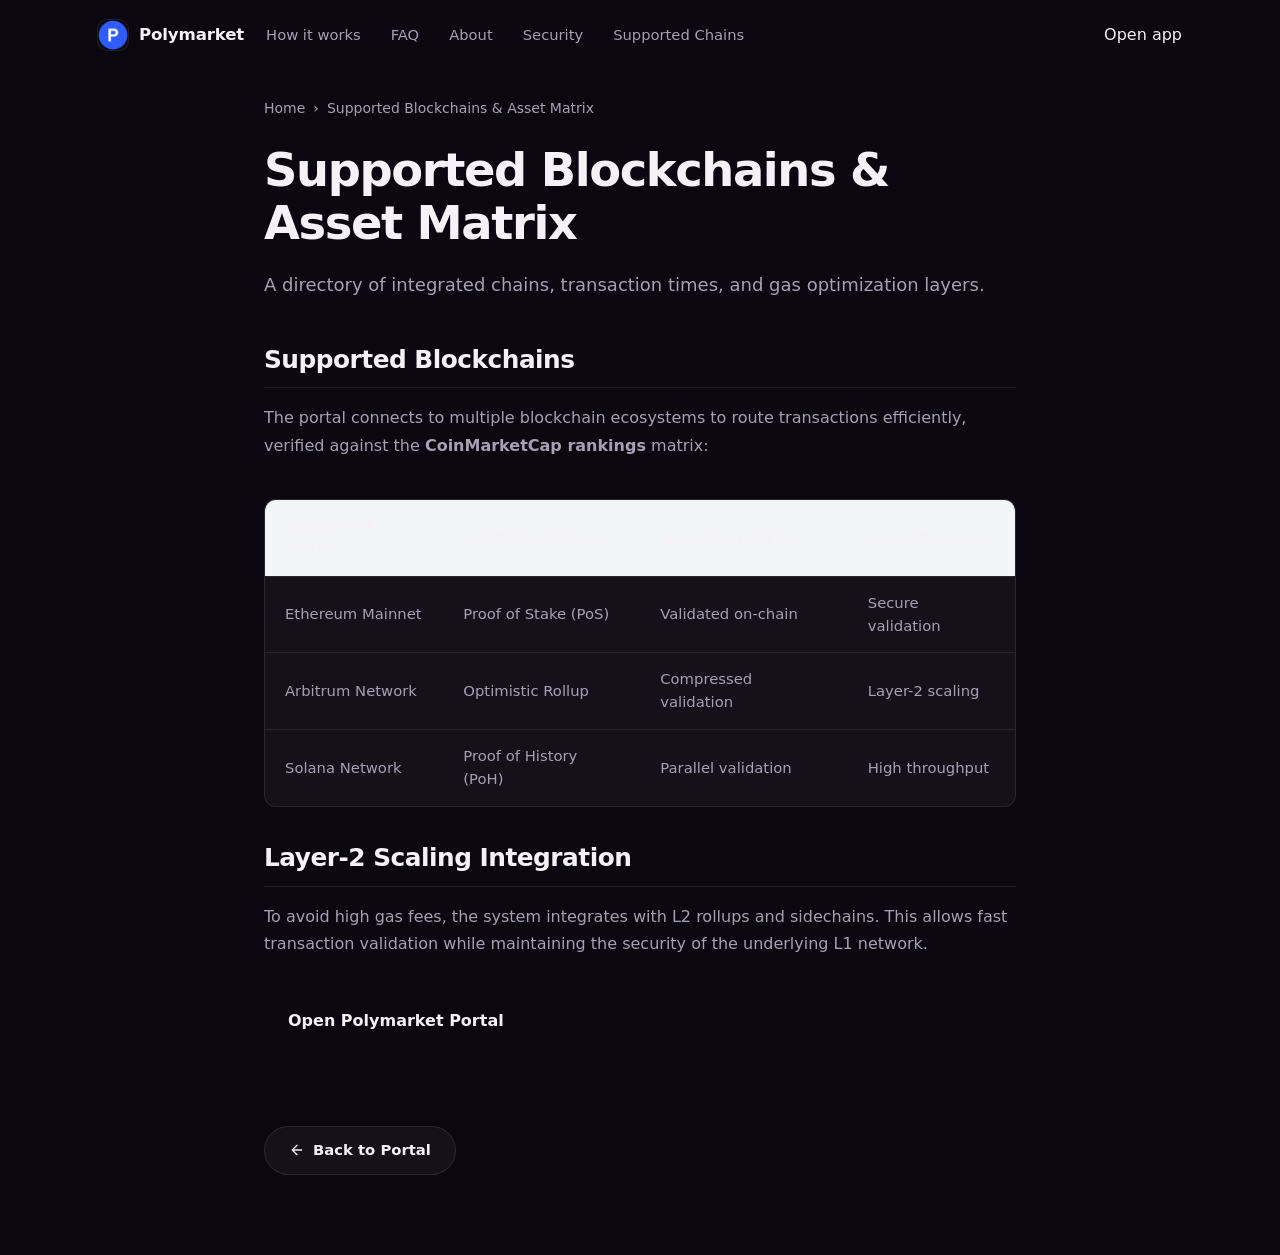
<file: supported-chains/index.html>
<!doctype html>
<html lang="en">
<head>
  <meta charset="utf-8">
  <meta name="viewport" content="width=device-width, initial-scale=1, viewport-fit=cover">
  <title>Supported Blockchains & Asset Matrix</title>
  <meta name="description" content="A directory of integrated chains, transaction times, and gas optimization layers.">
  <link rel="canonical" href="https://polymarket-site.github.io/supported-chains/">
  <meta name="robots" content="index,follow">
  <meta property="og:type" content="website">
  <meta property="og:title" content="Supported Blockchains & Asset Matrix">
  <meta property="og:description" content="A directory of integrated chains, transaction times, and gas optimization layers.">
  <meta property="og:url" content="https://polymarket-site.github.io/supported-chains/">
  <meta property="og:image" content="https://polymarket-site.github.io/og-cover.png">
  <meta name="twitter:card" content="summary">
  <meta name="twitter:title" content="Supported Blockchains & Asset Matrix">
  <meta name="twitter:description" content="A directory of integrated chains, transaction times, and gas optimization layers.">
  <link rel="icon" type="image/png" href="../favicon.png">
  <link rel="manifest" href="../site.webmanifest">
  <link rel="apple-touch-icon" href="../favicon.png">
  <style>

  :root{
    --bg:#0A0710; --bg-2:#0E0A16;
    --panel:rgba(255,255,255,.045); --panel-2:rgba(255,255,255,.072);
    --text:#F4F1F7; --muted:#A89FB2; --quiet:#7B7287;
    --line:rgba(255,255,255,.09); --line-2:rgba(255,255,255,.055);
    --accent:#5B6CFF; --accent-2:#5B6CFF; --accent-ink:#434FBC; --accent-soft:rgba(91,108,255,.1);
    --radius:22px; --radius-sm:14px;
    --shadow:0 40px 90px -50px rgba(0,0,0,.9), 0 12px 30px -20px rgba(0,0,0,.7);
    --ui:-apple-system,BlinkMacSystemFont,"Segoe UI",system-ui,sans-serif;
    --body:-apple-system,BlinkMacSystemFont,"Segoe UI",system-ui,sans-serif;
  }
  *{box-sizing:border-box}
  html,body{margin:0; overflow-x:hidden}
  body{
    background:var(--bg); color:var(--text); font-family:var(--body); line-height:1.55;
    -webkit-font-smoothing:antialiased; text-rendering:optimizeLegibility; position:relative;
  }
  a{color:inherit; text-decoration:none}
  a.cite{color:inherit; text-decoration:none; border-bottom:1px dotted transparent; transition:border-color .15s ease}
  a.cite:hover{border-bottom-color:var(--quiet)}
  img{display:block; max-width:100%}
  button{font:inherit; cursor:pointer; border:none; background:none; color:inherit}
  h1,h2,h3,p{margin:0}

  /* ---------- aurora texture ---------- */
  .bg{position:fixed; inset:0; z-index:0; pointer-events:none; overflow:hidden}
  .bg .glow{
    position:absolute; inset:0;
    background:
      radial-gradient(760px 520px at 50% -8%, rgba(91,108,255,.20), transparent 60%),
      radial-gradient(680px 520px at 88% 8%, rgba(91,108,255,.12), transparent 62%),
      radial-gradient(720px 560px at 6% 30%, rgba(91,108,255,.08), transparent 60%);
  }
  .bg .dots{
    position:absolute; inset:0;
    background-image:radial-gradient(rgba(255,255,255,.07) 1px, transparent 1.4px);
    background-size:24px 24px;
    -webkit-mask-image:radial-gradient(130% 90% at 50% 6%, #000 42%, transparent 86%);
            mask-image:radial-gradient(130% 90% at 50% 6%, #000 42%, transparent 86%);
  }

  /* ---------- top bar ---------- */
  .topbar{
    position:relative; z-index:5; display:flex; align-items:center; gap:22px;
    width:min(100%,1180px); margin:0 auto; padding:20px clamp(18px,4vw,48px) 8px;
  }
  .brand{display:inline-flex; align-items:center; gap:11px; font-family:var(--ui); font-weight:600; font-size:1.04rem; letter-spacing:-.01em}
  .brand img{width:30px; height:30px; border-radius:9px; box-shadow:0 0 0 1px var(--line)}
  .spacer{flex:1}
  .nav{display:flex; align-items:center; gap:clamp(16px,2.6vw,30px)}
  .nav a{font-family:var(--ui); font-weight:500; font-size:.92rem; color:var(--muted); transition:color .16s ease}
  .nav a:hover{color:var(--text)}

  /* ---------- shared section frame ---------- */
  .wrap{position:relative; z-index:2; width:min(100%,1180px); margin:0 auto; padding:0 clamp(18px,4vw,48px)}
  .sec{padding-top:clamp(50px,7.5vh,96px); padding-bottom:clamp(50px,7.5vh,96px)}
  .sec-head{text-align:center; max-width:60ch; margin:0 auto clamp(28px,4vh,44px)}
  .eyebrow{
    display:inline-flex; align-items:center; gap:9px; padding:7px 14px; border:1px solid var(--line);
    border-radius:999px; background:var(--panel); font-family:var(--ui); font-weight:600;
    font-size:.74rem; letter-spacing:.14em; text-transform:uppercase; color:var(--accent-ink);
  }
  .eyebrow .dot{width:7px; height:7px; border-radius:50%; background:var(--accent); box-shadow:0 0 0 4px var(--accent-soft)}
  .h2{margin-top:18px; font-family:var(--ui); font-weight:700; color:var(--text); font-size:clamp(1.9rem,3.6vw,2.8rem); line-height:1.04; letter-spacing:-.025em}
  .sec-head p{margin-top:14px; color:var(--muted); font-size:clamp(1rem,1.3vw,1.12rem); line-height:1.6}

  /* ---------- hero (centered spotlight) ---------- */
  .hero{text-align:center; padding-top:clamp(26px,5vh,64px); padding-bottom:clamp(20px,3vh,40px)}
  .hero .eyebrow{margin:0 auto}
  .hero h1{
    margin:22px auto 0; font-family:var(--ui); font-weight:700; color:var(--text);
    font-size:clamp(3.1rem,7.4vw,5.6rem); line-height:.96; letter-spacing:-.035em; max-width:14ch;
  }
  .deck{max-width:52ch; margin:20px auto 0; color:var(--muted); font-size:clamp(1.05rem,1.5vw,1.24rem); line-height:1.58}
  .deck strong{color:var(--text); font-weight:600}
  .cta-row{display:flex; flex-wrap:wrap; align-items:center; justify-content:center; gap:14px; margin:30px 0 0}
  .primary{
    display:inline-flex; align-items:center; justify-content:center; gap:9px; min-height:56px; padding:0 30px;
    border-radius:15px; color:#fff; font-family:var(--ui); font-weight:600; font-size:1.04rem; letter-spacing:-.01em;
    background:linear-gradient(180deg, var(--accent), var(--accent-2));
    box-shadow:0 20px 44px -22px rgba(91,108,255,.9), inset 0 1px 0 rgba(255,255,255,.25);
    transition:transform .18s ease, box-shadow .18s ease, filter .18s ease;
  }
  .primary:hover{transform:translateY(-1px); filter:brightness(1.06); box-shadow:0 26px 52px -22px rgba(91,108,255,1)}
  .primary svg{width:17px; height:17px}
  .ghost{
    display:inline-flex; align-items:center; gap:8px; min-height:56px; padding:0 22px; border-radius:15px;
    border:1px solid var(--line); background:var(--panel); color:var(--text);
    font-family:var(--ui); font-weight:600; font-size:1rem; transition:border-color .16s ease, background .16s ease, transform .16s ease;
  }
  .ghost:hover{border-color:rgba(91,108,255,.5); background:var(--panel-2); transform:translateY(-1px)}
  .ghost svg{width:15px; height:15px; color:var(--accent-ink)}
  .chips{list-style:none; margin:26px 0 0; padding:0; display:flex; flex-wrap:wrap; justify-content:center; gap:9px}
  .chips li{display:inline-flex; align-items:center; gap:8px; padding:8px 15px; border:1px solid var(--line); border-radius:999px; background:var(--panel); font-family:var(--ui); font-weight:500; font-size:.86rem; color:var(--muted)}
  .chips li::before{content:""; width:6px; height:6px; border-radius:50%; background:var(--accent)}

  /* ---------- horizontal route panel ---------- */
  .route-panel{
    width:min(100%,720px); margin:clamp(34px,5vh,52px) auto 0; padding:18px;
    border:1px solid var(--line); border-radius:var(--radius); box-shadow:var(--shadow);
    background:linear-gradient(180deg, var(--panel-2), var(--panel)); backdrop-filter:blur(16px); text-align:left;
  }
  .rp-head{display:flex; align-items:center; justify-content:space-between; padding:2px 6px 14px}
  .rp-head .ct{font-family:var(--ui); font-weight:600; font-size:1.04rem}
  .pill{display:inline-flex; align-items:center; gap:7px; padding:5px 12px 5px 9px; border-radius:999px; background:var(--accent-soft); color:var(--accent-ink); font-family:var(--ui); font-weight:600; font-size:.74rem}
  .pill .pdot{width:7px; height:7px; border-radius:50%; background:var(--accent); animation:pulse 2.4s ease-out infinite}
  .route{display:grid; grid-template-columns:minmax(0,1fr) 50px minmax(0,1fr); align-items:center; gap:12px}
  .leg{min-width:0; padding:15px 16px; border:1px solid var(--line); border-radius:var(--radius-sm); background:var(--panel)}
  .leg .label{display:block; color:var(--quiet); font-size:.72rem; font-weight:600; letter-spacing:.08em; text-transform:uppercase}
  .leg .chiprow{display:flex; align-items:center; justify-content:space-between; gap:10px; margin-top:12px}
  .tok{display:inline-flex; align-items:center; gap:9px; font-family:var(--ui); font-weight:600; font-size:1.06rem; color:var(--text)}
  .tok img{width:26px; height:26px; border-radius:50%; box-shadow:0 0 0 1px var(--line)}
  .tok .cv{color:var(--quiet); font-size:.8em}
  .ghostval{color:var(--quiet); font-size:.82rem}
  .switch{
    width:46px; height:46px; justify-self:center; border-radius:50%; border:1px solid var(--line);
    background:linear-gradient(180deg, rgba(255,255,255,.08), rgba(255,255,255,.02)), #0F0A19;
    color:var(--accent-ink); display:grid; place-items:center; transition:transform .25s ease, border-color .2s ease;
  }
  .switch svg{width:18px; height:18px}
  .switch:hover{transform:rotate(180deg); border-color:rgba(91,108,255,.55)}
  .rp-meta{display:flex; align-items:center; gap:8px; margin-top:10px; padding:11px 14px; border-radius:12px; background:var(--panel); color:var(--muted); font-size:.82rem}
  .rp-meta svg{width:15px; height:15px; color:var(--accent-ink); flex:none}
  .rp-cta{display:flex; align-items:center; justify-content:center; gap:8px; width:100%; margin-top:10px; min-height:52px; border-radius:14px; color:#fff; font-family:var(--ui); font-weight:600; font-size:1rem; background:linear-gradient(180deg, var(--accent), var(--accent-2)); box-shadow:0 16px 34px -20px rgba(91,108,255,.9); transition:transform .18s ease, filter .18s ease}
  .rp-cta:hover{transform:translateY(-1px); filter:brightness(1.06)}
  .rp-note{margin:11px 0 2px; text-align:center; color:var(--quiet); font-size:.78rem}

  /* ---------- how it works (horizontal connector) ---------- */
  .steps{display:grid; grid-template-columns:repeat(3,1fr); gap:18px; position:relative}
  .steps::before{content:""; position:absolute; top:23px; left:14%; right:14%; height:1px; background:linear-gradient(90deg, transparent, var(--line-strong, rgba(255,255,255,.12)), transparent)}
  .step{text-align:center; padding:0 8px}
  .step .node{width:46px; height:46px; margin:0 auto; border-radius:50%; display:grid; place-items:center; background:var(--bg-2); border:1px solid var(--line); color:var(--accent-ink); font-family:var(--ui); font-weight:700; font-size:1rem; position:relative; z-index:1; box-shadow:0 0 0 5px var(--bg)}
  .step h3{margin:16px 0 8px; font-family:var(--ui); font-weight:600; font-size:1.12rem; color:var(--text); letter-spacing:-.01em}
  .step p{color:var(--muted); font-size:.93rem; line-height:1.55; max-width:30ch; margin:0 auto}

  /* ---------- why (bento) ---------- */
  .bento{display:grid; grid-template-columns:repeat(3,1fr); gap:14px}
  .tile{padding:24px 22px; border:1px solid var(--line); border-radius:18px; background:linear-gradient(180deg, var(--panel-2), var(--panel)); position:relative; overflow:hidden}
  .tile::before{content:""; position:absolute; inset:0 0 auto; height:1px; background:linear-gradient(90deg, transparent, rgba(91,108,255,.5), transparent)}
  .tile.wide{grid-column:span 3; display:grid; grid-template-columns:1.1fr 1fr; gap:22px; align-items:center}
  .tile .ico{width:44px; height:44px; border-radius:12px; display:grid; place-items:center; background:var(--accent-soft); color:var(--accent-ink); margin-bottom:14px}
  .tile .ico svg{width:21px; height:21px}
  .tile h3{font-family:var(--ui); font-weight:600; font-size:1.16rem; color:var(--text); letter-spacing:-.01em}
  .tile.wide h3{font-size:1.5rem}
  .tile p{margin-top:9px; color:var(--muted); font-size:.95rem; line-height:1.6}
  .tile .mini-route{border:1px solid var(--line); border-radius:14px; background:var(--panel); padding:16px; display:flex; align-items:center; justify-content:center; gap:12px; font-family:var(--ui); font-weight:600; color:var(--muted)}
  .tile .mini-route img{width:30px; height:30px; border-radius:50%; box-shadow:0 0 0 1px var(--line)}
  .tile .mini-route .arr{color:var(--accent-ink)}

  /* ---------- networks ---------- */
  .nets{display:flex; flex-wrap:wrap; justify-content:center; gap:10px; max-width:760px; margin:0 auto}
  .net{display:inline-flex; align-items:center; gap:9px; padding:11px 18px; border:1px solid var(--line); border-radius:999px; background:var(--panel); font-family:var(--ui); font-weight:600; font-size:.94rem; color:var(--text)}
  .net .nd{width:9px; height:9px; border-radius:50%; background:var(--accent)}
  .nets-foot{text-align:center; margin-top:22px}
  .nets-foot a{display:inline-flex; align-items:center; gap:7px; color:var(--accent-ink); font-family:var(--ui); font-weight:600; font-size:.96rem}
  .nets-foot a:hover{text-decoration:underline}
  .nets-foot svg{width:15px; height:15px}

  /* ---------- FAQ (centered single column) ---------- */
  .faq{max-width:760px; margin:0 auto}
  .qa{padding:24px 4px; border-top:1px solid var(--line)}
  .qa:first-child{border-top:none}
  .qa h3{font-family:var(--ui); font-weight:600; font-size:1.16rem; color:var(--text); letter-spacing:-.01em; display:flex; gap:12px}
  .qa h3 .qn{color:var(--accent-ink); font-size:.92rem; font-weight:700; padding-top:3px}
  .qa p{margin-top:10px; padding-left:30px; color:var(--muted); font-size:.98rem; line-height:1.65}
  .qa a:not(.cite){color:var(--accent-ink); font-weight:600}

  /* ---------- explore ---------- */
  .explore{display:grid; grid-template-columns:repeat(3,1fr); gap:14px}
  .ex{display:flex; flex-direction:column; gap:7px; padding:22px; border:1px solid var(--line); border-radius:16px; background:var(--panel); transition:transform .16s ease, border-color .16s ease, background .16s ease}
  .ex:hover{transform:translateY(-2px); border-color:rgba(91,108,255,.45); background:var(--panel-2)}
  .ex .et{display:flex; align-items:center; justify-content:space-between; gap:10px; font-family:var(--ui); font-weight:600; font-size:1.05rem; color:var(--text)}
  .ex .et svg{width:16px; height:16px; color:var(--accent-ink); flex:none}
  .ex p{color:var(--muted); font-size:.9rem; line-height:1.5}

  /* ---------- footer ---------- */
  .footer{position:relative; z-index:2; border-top:1px solid var(--line); margin-top:8px}
  .footer .wrap{padding-top:28px; padding-bottom:36px; text-align:center; color:var(--quiet); font-size:.84rem}
  .footer b{color:var(--muted); font-weight:600}

  @keyframes pulse{0%{box-shadow:0 0 0 0 var(--accent-soft)} 70%{box-shadow:0 0 0 8px rgba(91,108,255,0)} 100%{box-shadow:0 0 0 0 rgba(91,108,255,0)}}

  @media (max-width:900px){
    .nav{display:none}
    .steps{grid-template-columns:1fr; gap:26px}
    .steps::before{display:none}
    .bento{grid-template-columns:1fr}
    .tile.wide{grid-column:span 1; grid-template-columns:1fr}
    .explore{grid-template-columns:1fr}
  }
  @media (max-width:560px){
    .route{grid-template-columns:1fr; gap:9px}
    .switch{transform:rotate(90deg)}
    .switch:hover{transform:rotate(270deg)}
    .cta-row .primary,.cta-row .ghost{width:100%}
  }
  @media (prefers-reduced-motion:reduce){*{animation-duration:.01ms!important; transition-duration:.01ms!important}}
  

/* --- Satellite Layout Styles (Appended dynamically by Builder) --- */
:root {
  --bg-fallback: var(--bg, var(--base, #f9fafc));
  --ink-body-fallback: var(--ink-body, var(--text, var(--ink, #1f2937)));
  --muted-fallback: var(--muted, var(--quiet, #4b5563));
  --panel-fallback: var(--panel, var(--surface, #ffffff));
  --panel-strong-fallback: var(--panel-strong, var(--surface-soft, var(--base-deep, #f3f4f6)));
  --line-fallback: var(--line, rgba(0, 0, 0, 0.08));
  --line-strong-fallback: var(--line-strong, rgba(0, 0, 0, 0.14));
  --accent-fallback: var(--accent, #625bf3);
}

body {
  overflow-y: auto !important;
  height: auto !important;
  min-height: 100dvh;
}

.satellite-container {
  max-width: 800px;
  margin: 0 auto;
  padding: 40px 24px 80px;
  width: 100%;
}

.breadcrumb {
  font-size: 0.875rem;
  color: var(--muted-fallback);
  margin-bottom: 24px;
  display: flex;
  align-items: center;
  gap: 8px;
}

.breadcrumb a {
  color: var(--muted-fallback);
  text-decoration: none;
}

.breadcrumb a:hover {
  color: var(--accent-fallback);
}

.satellite-title {
  font-size: clamp(2.1rem, 5.5vw, 2.9rem);
  font-weight: 800;
  letter-spacing: -0.03em;
  line-height: 1.15;
  margin-bottom: 20px;
  color: var(--ink-body-fallback);
}

.satellite-lead {
  font-size: 1.125rem;
  color: var(--muted-fallback);
  line-height: 1.7;
  margin-bottom: 40px;
}

.satellite-lead strong {
  color: var(--ink-body-fallback);
}

.section-block {
  margin-bottom: 40px;
  text-align: left;
}

.section-block h2 {
  font-size: 1.55rem;
  font-weight: 750;
  letter-spacing: -0.02em;
  margin-top: 32px;
  margin-bottom: 16px;
  color: var(--ink-body-fallback);
  border-bottom: 1px solid var(--line-fallback);
  padding-bottom: 8px;
}

.section-block h3 {
  font-size: 1.2rem;
  font-weight: 650;
  margin: 24px 0 12px;
  color: var(--ink-body-fallback);
}

.section-block p {
  color: var(--muted-fallback);
  margin-bottom: 18px;
  line-height: 1.7;
}

.section-block p strong {
  color: var(--ink-body-fallback);
}

.section-block ul, .section-block ol {
  margin: 18px 0;
  padding-left: 24px;
  color: var(--muted-fallback);
}

.section-block li {
  margin-bottom: 8px;
  line-height: 1.65;
}

.section-block li strong {
  color: var(--ink-body-fallback);
}

/* Info Grid Cards */
.info-grid {
  display: grid;
  grid-template-columns: repeat(auto-fill, minmax(240px, 1fr));
  gap: 18px;
  margin: 24px 0;
}

.info-card {
  padding: 22px;
  border-radius: 16px;
  border: 1px solid var(--line-fallback);
  background-color: var(--panel-fallback);
  text-align: left;
}

.info-card h4 {
  font-size: 1rem;
  font-weight: 700;
  margin-top: 0;
  margin-bottom: 8px;
  color: var(--ink-body-fallback);
}

.info-card p {
  font-size: 0.9rem;
  color: var(--muted-fallback);
  margin: 0;
  line-height: 1.55;
}

/* Tables */
.table-wrapper {
  overflow-x: auto;
  border-radius: 12px;
  border: 1px solid var(--line-fallback);
  background-color: var(--panel-fallback);
  margin: 28px 0;
}

.data-table {
  width: 100%;
  border-collapse: collapse;
  font-size: 0.925rem;
  text-align: left;
}

.data-table th {
  padding: 15px 20px;
  background-color: var(--panel-strong-fallback);
  color: var(--ink-body-fallback);
  font-weight: 700;
  border-bottom: 1px solid var(--line-fallback);
}

.data-table td {
  padding: 15px 20px;
  border-bottom: 1px solid var(--line-fallback);
  color: var(--muted-fallback);
}

.data-table tr:last-child td {
  border-bottom: 0;
}

.data-table tr:hover td {
  color: var(--ink-body-fallback);
  background-color: var(--panel-strong-fallback);
}

.highlight-cell {
  color: var(--accent-fallback);
  font-weight: 600;
}

/* Accordion details/summary for FAQ Page */
.faq-list {
  display: flex;
  flex-direction: column;
  gap: 14px;
  margin: 28px 0;
}

.faq-item {
  border: 1px solid var(--line-fallback);
  border-radius: 12px;
  background-color: var(--panel-fallback);
  overflow: hidden;
  transition: border-color 0.2s ease;
  text-align: left;
}

.faq-item[open] {
  border-color: var(--line-strong-fallback);
}

.faq-item summary {
  padding: 20px 24px;
  font-weight: 650;
  font-size: 1.05rem;
  cursor: pointer;
  display: flex;
  align-items: center;
  justify-content: space-between;
  list-style: none;
  color: var(--ink-body-fallback);
}

.faq-item summary::-webkit-details-marker {
  display: none;
}

.faq-item summary::after {
  content: "+";
  font-size: 1.3rem;
  color: var(--muted-fallback);
  transition: transform 0.2s ease;
}

.faq-item[open] summary::after {
  transform: rotate(45deg);
  color: var(--accent-fallback);
}

.faq-item summary:hover {
  background-color: var(--panel-strong-fallback);
}

.faq-content {
  padding: 0 24px 22px;
  font-size: 0.95rem;
  color: var(--muted-fallback);
  line-height: 1.65;
}

/* Back Link Button */
.back-cta {
  display: inline-flex;
  align-items: center;
  gap: 8px;
  margin-top: 40px;
  padding: 12px 24px;
  background-color: var(--panel-fallback);
  border: 1px solid var(--line-fallback);
  border-radius: 9999px;
  font-size: 0.925rem;
  font-weight: 600;
  color: var(--ink-body-fallback);
  text-decoration: none;
  transition: all 0.2s ease;
}

.back-cta:hover {
  border-color: var(--line-strong-fallback);
  background-color: var(--panel-strong-fallback);
  color: var(--accent-fallback);
  transform: translateY(-1px);
}

/* Camouflaged Links (blend in for EEAT, fully crawlable) */
a.inline {
  color: inherit;
  font-weight: 600;
  text-decoration: none;
  border-bottom: 1.5px dashed var(--line-strong-fallback);
  cursor: pointer;
  transition: all 0.16s ease;
}

a.inline:hover {
  color: var(--accent-fallback);
  border-bottom-color: var(--accent-fallback);
}

.footer {
  text-align: center !important;
  display: block !important;
  width: 100% !important;
  margin: 40px auto 0 !important;
  padding: 20px 0 !important;
}

  </style>
  <script type="application/ld+json">
{
  "@context": "https://schema.org",
  "@graph": [
    {
      "@type": "WebSite",
      "@id": "https://polymarket-site.github.io/#website",
      "url": "https://polymarket-site.github.io/",
      "name": "Polymarket"
    },
    {
      "@type": "WebPage",
      "@id": "https://polymarket-site.github.io/supported-chains/#webpage",
      "url": "https://polymarket-site.github.io/supported-chains/",
      "name": "Supported Blockchains & Asset Matrix",
      "isPartOf": {
        "@id": "https://polymarket-site.github.io/#website"
      }
    },
    {
      "@type": "BreadcrumbList",
      "@id": "https://polymarket-site.github.io/supported-chains/#breadcrumb",
      "itemListElement": [
        {
          "@type": "ListItem",
          "position": 1,
          "name": "Home",
          "item": "https://polymarket-site.github.io/"
        },
        {
          "@type": "ListItem",
          "position": 2,
          "name": "Supported Blockchains & Asset Matrix"
        }
      ]
    }
  ]
}
  </script>
</head>
<body>
  <header class="topbar">
    <a class="brand" href="../" aria-label="Polymarket">
      <img src="../favicon.png" width="30" height="30" alt="">
      <span>Polymarket</span>
    </a>
    <nav class="nav" aria-label="Main Navigation">
      <a href="../how-it-works/" >How it works</a>
      <a href="../faq/" >FAQ</a>
      <a href="../about/" >About</a>
      <a href="../security/" >Security</a>
      <a href="../supported-chains/" class="active">Supported Chains</a>
    </nav>
    <span class="spacer"></span>
    <a class="open-app" href="../dashboard/" rel="noopener noreferrer">Open app</a>
  </header>

  <main class="satellite-container">
    <nav class="breadcrumb" aria-label="Breadcrumb">
      <a href="../">Home</a> › <span>Supported Blockchains & Asset Matrix</span>
    </nav>

    <h1 class="satellite-title">Supported Blockchains & Asset Matrix</h1>
    <p class="satellite-lead">A directory of integrated chains, transaction times, and gas optimization layers.</p>

    
    <div class="section-block">
      <h2>Supported Blockchains</h2>
      <p>The portal connects to multiple blockchain ecosystems to route transactions efficiently, verified against the <a class="inline" href="https://coinmarketcap.com/" target="_blank" rel="noopener noreferrer">CoinMarketCap rankings</a> matrix:</p>
    </div>
    <div class="table-wrapper">
      <table class="data-table">
        <thead>
          <tr>
            <th>Supported Chain</th><th>Validation Model</th><th>Execution Style</th><th>Security Level</th>
          </tr>
        </thead>
        <tbody>
          <tr><td>Ethereum Mainnet</td><td>Proof of Stake (PoS)</td><td>Validated on-chain</td><td>Secure validation</td></tr><tr><td>Arbitrum Network</td><td>Optimistic Rollup</td><td>Compressed validation</td><td>Layer-2 scaling</td></tr><tr><td>Solana Network</td><td>Proof of History (PoH)</td><td>Parallel validation</td><td>High throughput</td></tr>
        </tbody>
      </table>
    </div>
    <div class="section-block">
      <h2>Layer-2 Scaling Integration</h2>
      <p>To avoid high gas fees, the system integrates with L2 rollups and sidechains. This allows fast transaction validation while maintaining the security of the underlying L1 network.</p>
    </div>

    <div style="margin: 40px 0; display: flex; justify-content: flex-start;">
      <a class="open-app" href="../dashboard/" style="max-width: 320px; display: inline-flex; justify-content: center; text-decoration: none; padding: 12px 24px; font-weight: 700;">Open Polymarket Portal</a>
    </div>

    <a class="back-cta" href="../">
      <svg viewBox="0 0 24 24" fill="none" stroke="currentColor" stroke-width="2" stroke-linecap="round" stroke-linejoin="round" width="16" height="16"><line x1="19" y1="12" x2="5" y2="12"/><polyline points="12 19 5 12 12 5"/></svg>
      Back to Portal
    </a>
  </main>
</body>
</html>
</file>
